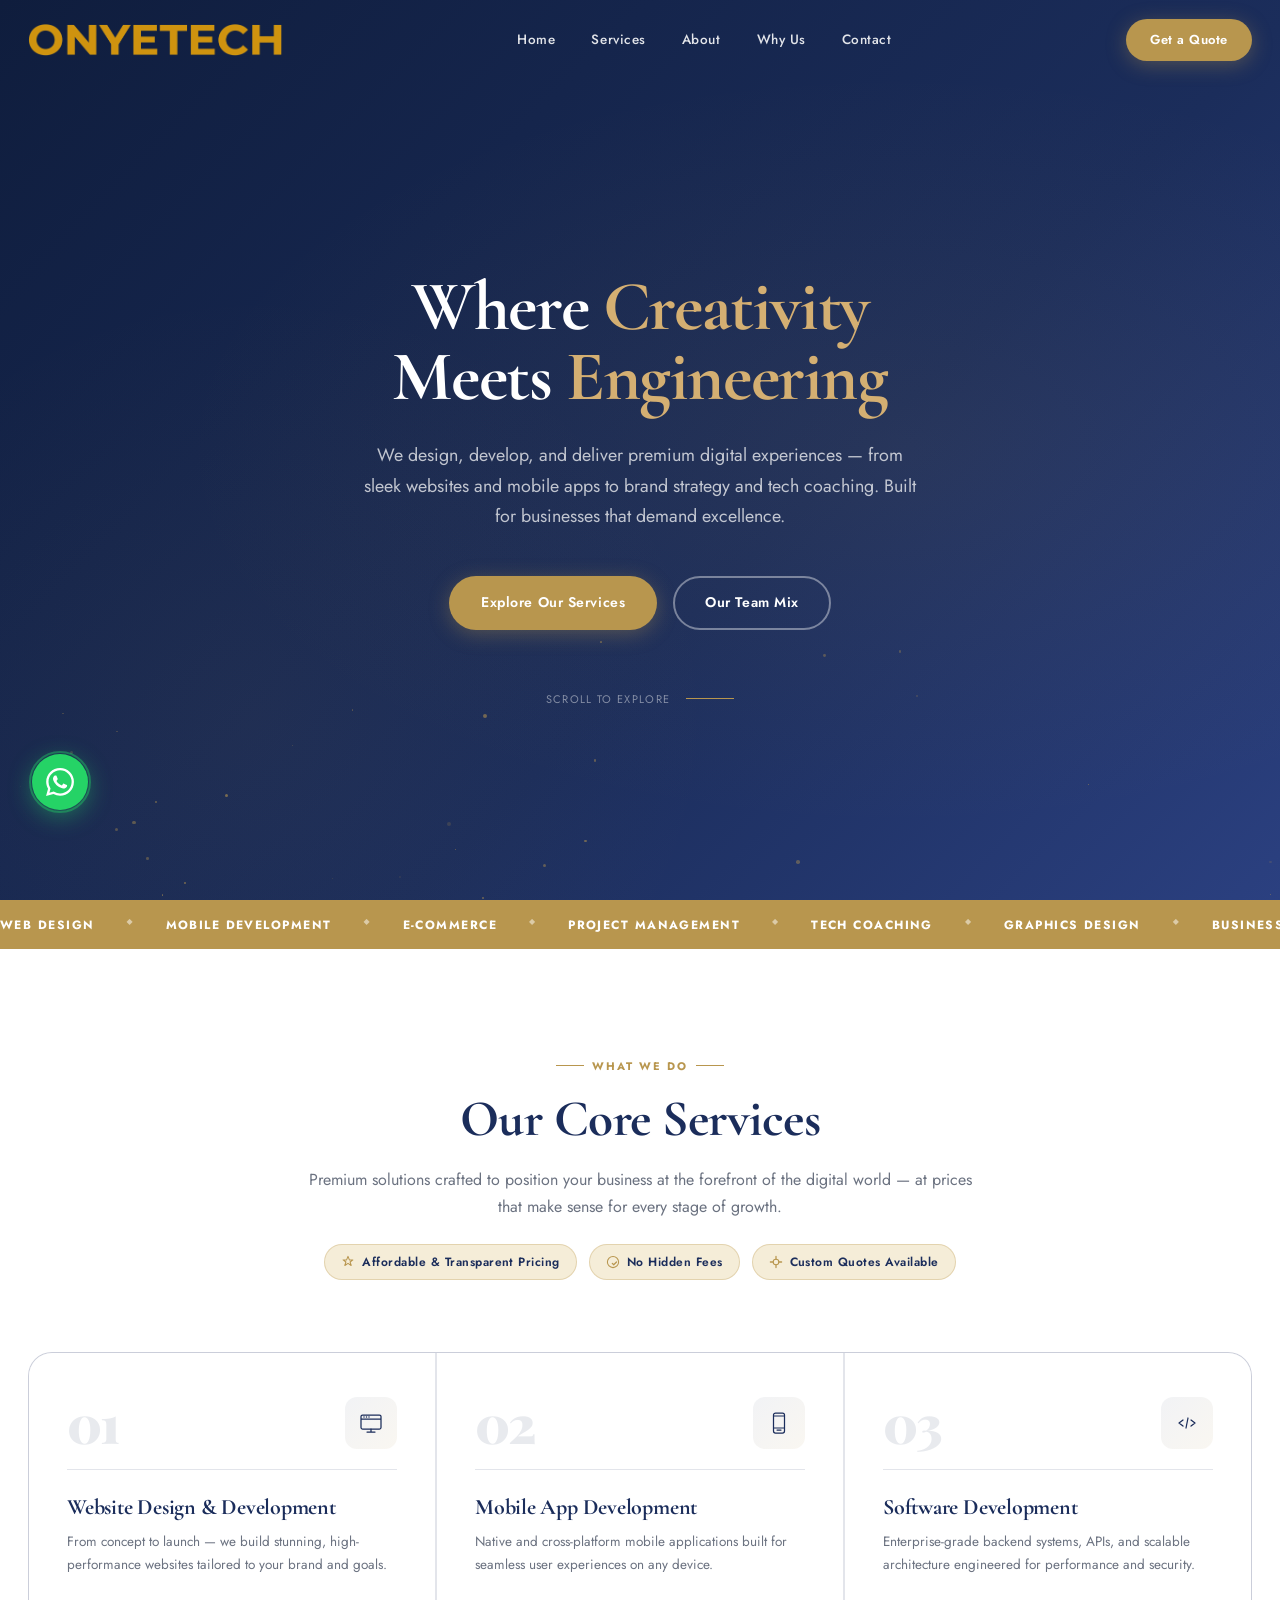
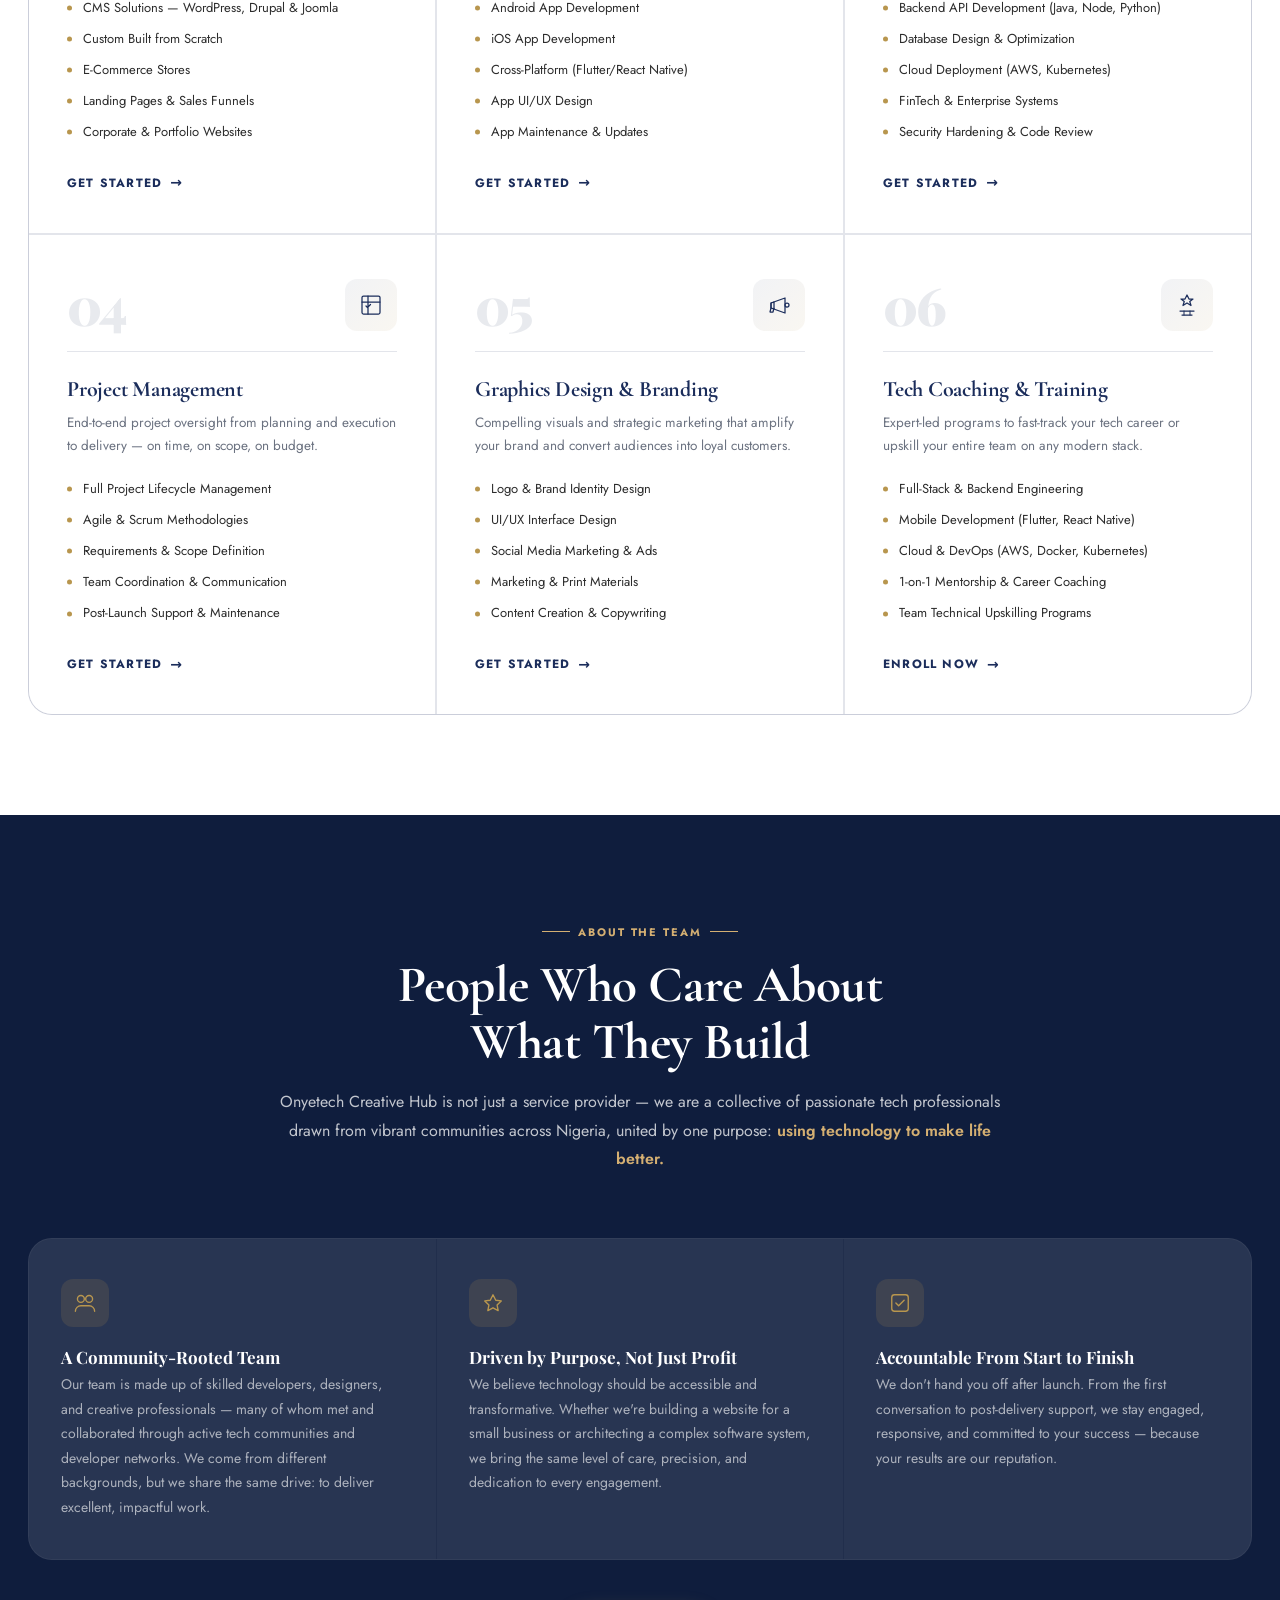
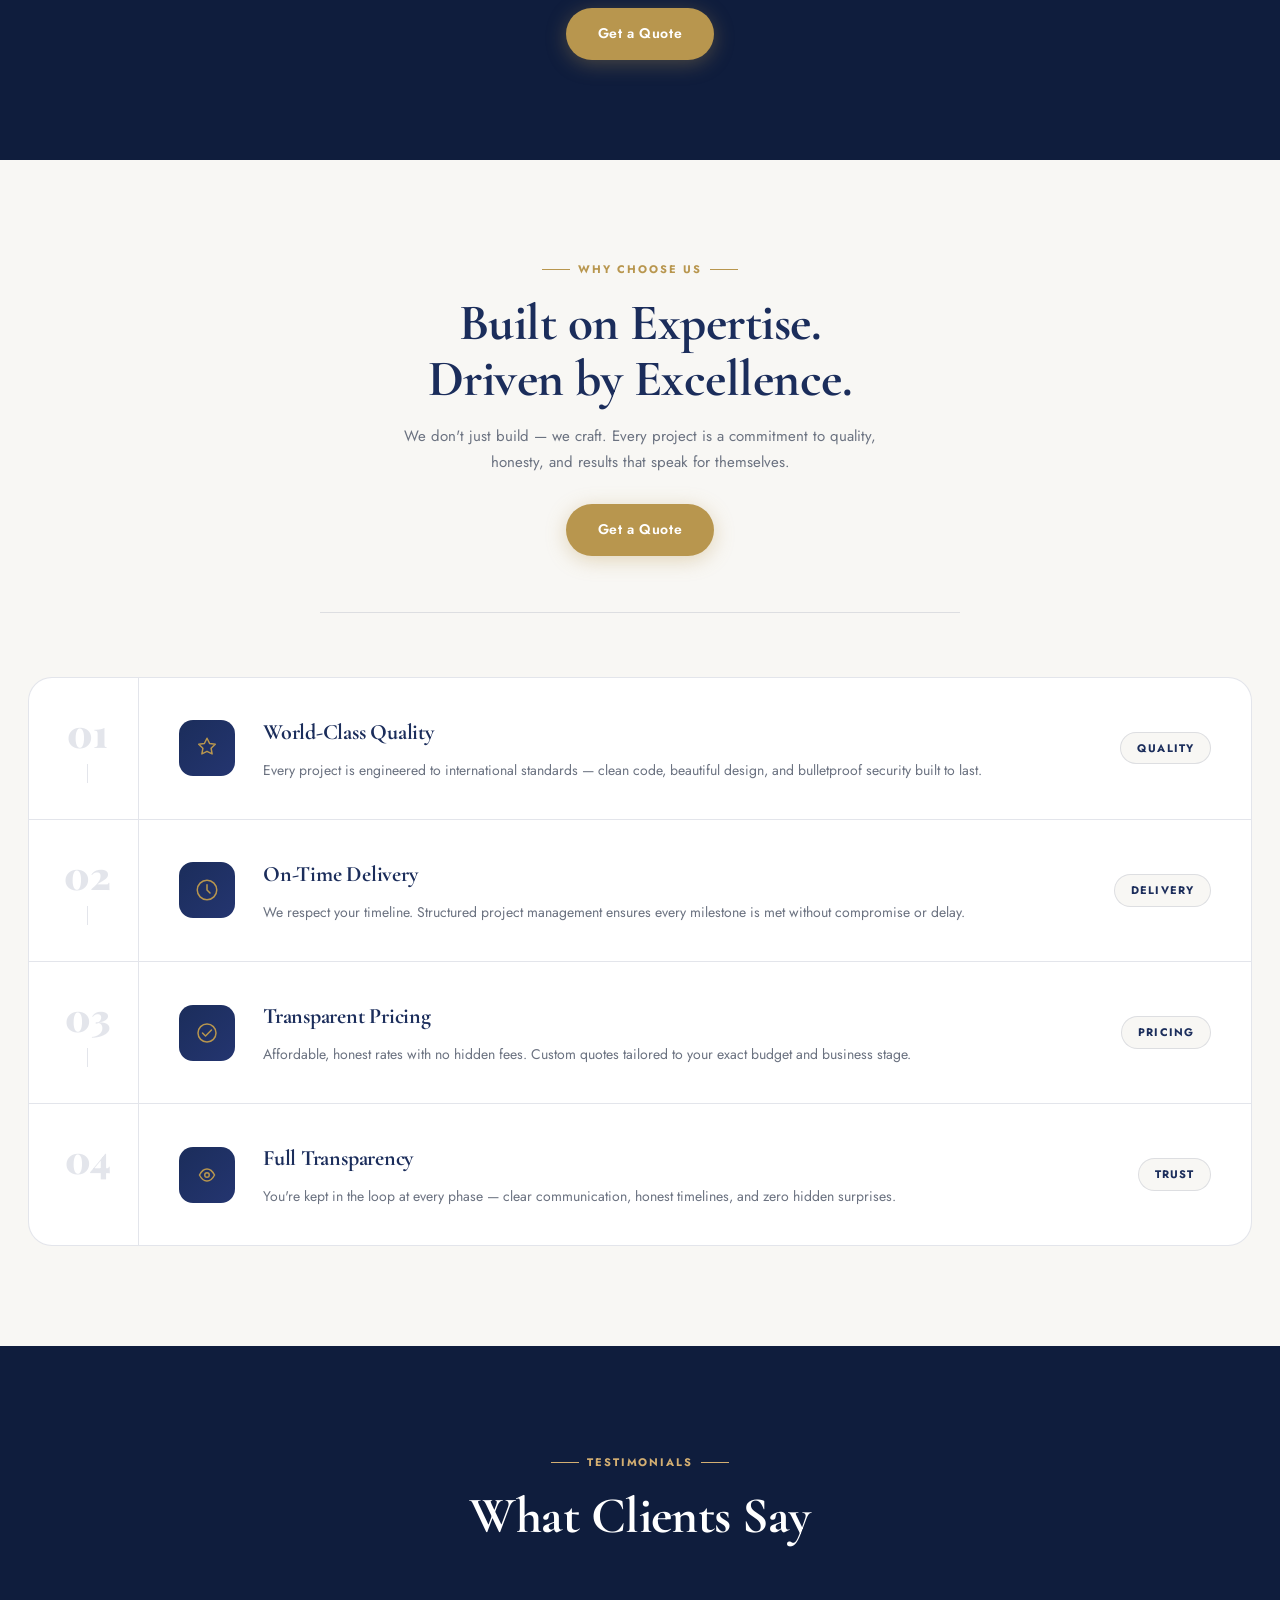
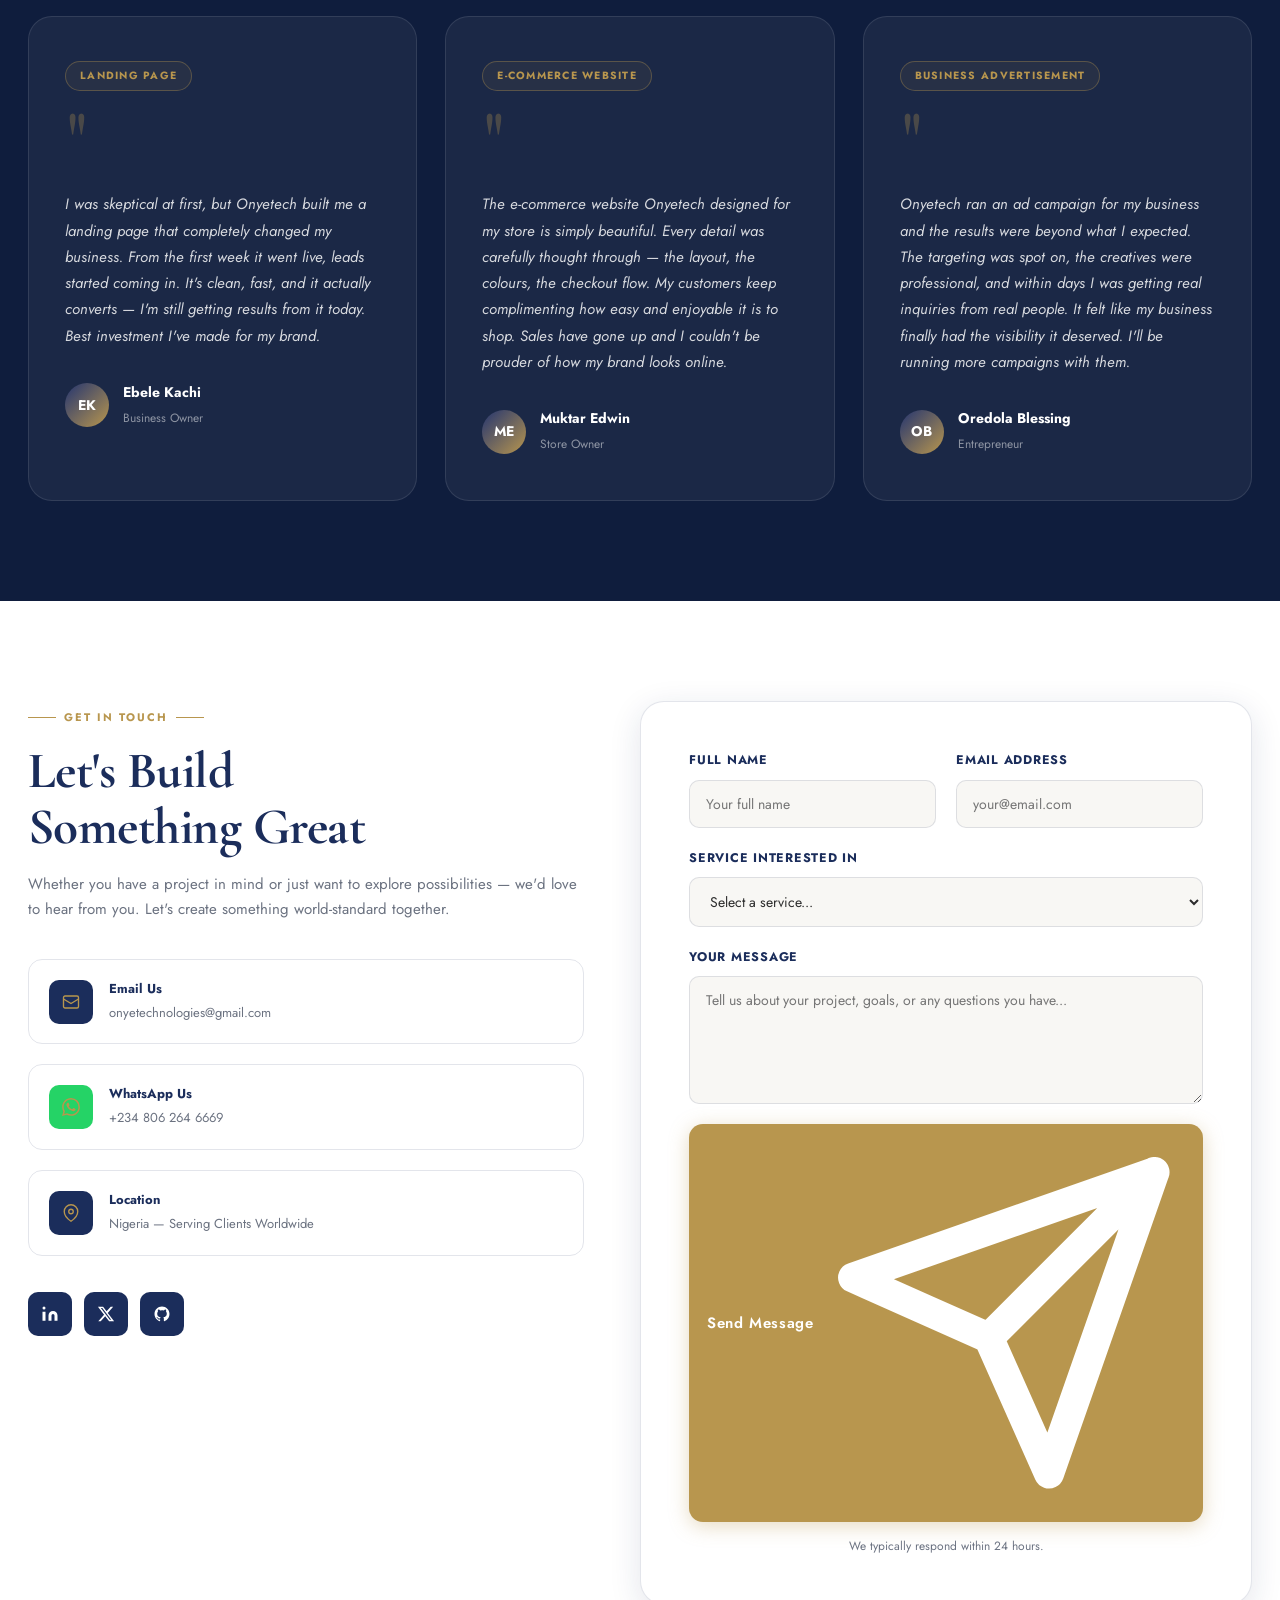
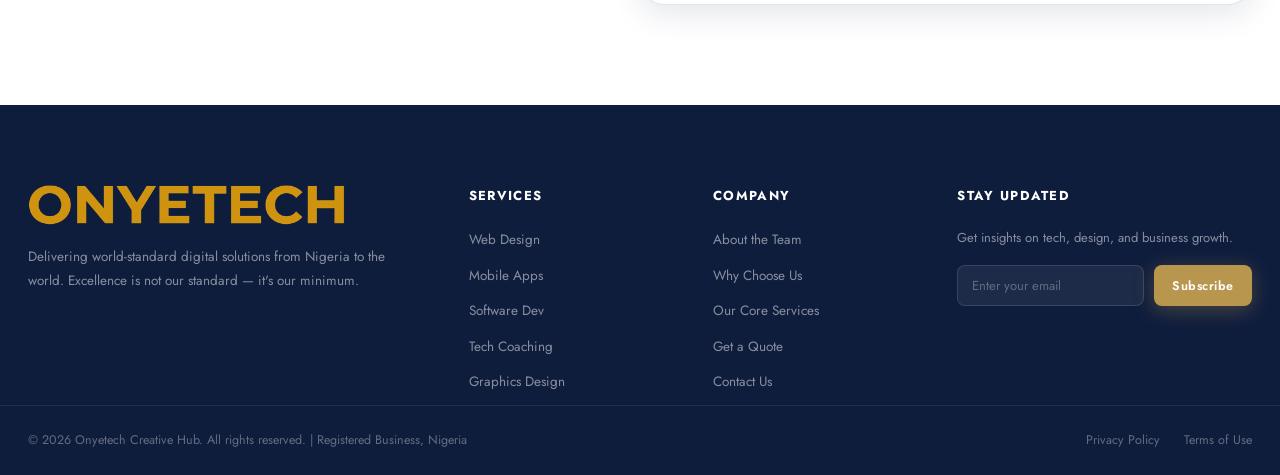
<file: index.html>
<!DOCTYPE html>
<html lang="en">

<head>
  <meta charset="UTF-8" />
  <meta name="viewport" content="width=device-width, initial-scale=1.0" />
  <title>Top Web & Mobile App Development Company in Nigeria | Onyetech</title>
  <meta name="description"
    content="Looking for expert web design or mobile app development in Nigeria? Onyetech delivers world-class software solutions with transparent pricing. Click here for a free quote today!" />
  <meta name="keywords"
    content="web design Nigeria, software development Nigeria, mobile app development Nigeria, website design Lagos, tech company Nigeria, WordPress developer Nigeria, e-commerce website Nigeria, graphics design Nigeria, tech coaching Nigeria, Flutter developer Nigeria, backend engineering Nigeria, Onyetech" />
  <meta name="author" content="Onyetech Creative Hub" />
  <meta name="google-site-verification" content="JW406Yiie3Zwk4w3P-PMlHE-6Nwjaxz7Vaw5P4b0mow" />
  <meta name="robots" content="index, follow, max-snippet:-1, max-image-preview:large, max-video-preview:-1" />
  <meta name="geo.region" content="NG" />
  <meta name="geo.placename" content="Lagos, Nigeria" />
  <link rel="canonical" href="https://onyetech.github.io/me/" />

  <!-- Open Graph / Facebook -->
  <meta property="og:type" content="website" />
  <meta property="og:url" content="https://onyetech.github.io/me/" />
  <meta property="og:title" content="Top Web & Mobile App Development Company in Nigeria | Onyetech" />
  <meta property="og:description"
    content="Looking for expert web design or mobile app development in Nigeria? Onyetech delivers world-class software solutions with transparent pricing. Click here for a free quote today!" />
  <meta property="og:image" content="https://onyetech.github.io/me/images/og-image.png" />
  <meta property="og:site_name" content="Onyetech Creative Hub" />
  <meta property="og:locale" content="en_NG" />

  <!-- Twitter Card -->
  <meta name="twitter:card" content="summary_large_image" />
  <meta name="twitter:url" content="https://onyetech.github.io/me/" />
  <meta name="twitter:title" content="Top Web & Mobile App Development Company in Nigeria | Onyetech" />
  <meta name="twitter:description"
    content="Looking for expert web design or mobile app development in Nigeria? Onyetech delivers world-class software solutions with transparent pricing. Click here for a free quote today!" />
  <meta name="twitter:image" content="https://onyetech.github.io/me/images/og-image.png" />

  <!-- JSON-LD Structured Data -->
  <script type="application/ld+json">
  {
    "@context": "https://schema.org",
    "@type": "ProfessionalService",
    "name": "Onyetech Creative Hub",
    "url": "https://onyetech.github.io/me",
    "logo": "https://onyetech.github.io/me/images/logo.webp",
    "image": "https://onyetech.github.io/me/images/og-image.png",
    "description": "Onyetech Creative Hub is a Nigerian tech company delivering premium web design, mobile app development, software engineering, graphics design, project management, and tech coaching.",
    "address": {
      "@type": "PostalAddress",
      "streetAddress": "No 16 Adewunmi Adegbesan Avenue, Okeira nla, Addo road",
      "addressLocality": "Ajah",
      "addressRegion": "Lagos",
      "addressCountry": "NG"
    },
    "contactPoint": {
      "@type": "ContactPoint",
      "telephone": "+2348062646669",
      "contactType": "customer service",
      "email": "onyetechnologies@gmail.com",
      "availableLanguage": "English"
    },
    "sameAs": [
      "https://www.linkedin.com/in/ikenna-james-okonkwo/"
    ],
    "priceRange": "₦₦",
    "hasOfferCatalog": {
      "@type": "OfferCatalog",
      "name": "Digital Services",
      "itemListElement": [
        {"@type": "Offer", "itemOffered": {"@type": "Service", "name": "Website Design & Development"}},
        {"@type": "Offer", "itemOffered": {"@type": "Service", "name": "Mobile App Development"}},
        {"@type": "Offer", "itemOffered": {"@type": "Service", "name": "Software Development"}},
        {"@type": "Offer", "itemOffered": {"@type": "Service", "name": "Project Management"}},
        {"@type": "Offer", "itemOffered": {"@type": "Service", "name": "Graphics Design & Branding"}},
        {"@type": "Offer", "itemOffered": {"@type": "Service", "name": "Tech Coaching & Training"}}
      ]
    }
  }
  </script>

  <link rel="icon" type="image/svg+xml"
    href="data:image/svg+xml,<svg xmlns='http://www.w3.org/2000/svg' viewBox='0 0 100 100'><rect width='100' height='100' rx='20' fill='%231B2D5B'/><rect x='18' y='22' width='64' height='42' rx='4' fill='none' stroke='%23B8964E' stroke-width='5'/><line x1='18' y1='36' x2='82' y2='36' stroke='%23B8964E' stroke-width='4'/><rect x='38' y='64' width='24' height='6' rx='2' fill='%23B8964E'/><rect x='30' y='70' width='40' height='5' rx='2' fill='%23B8964E'/></svg>" />
  <link rel="preconnect" href="https://fonts.googleapis.com" />
  <link rel="preconnect" href="https://fonts.gstatic.com" crossorigin />
  <link
    href="https://fonts.googleapis.com/css2?family=Cormorant+Garamond:ital,wght@0,400;0,600;0,700;1,400;1,600;1,700&family=Playfair+Display:ital,wght@0,400;0,600;0,700;0,900;1,400;1,700&family=Jost:wght@300;400;500;600;700&display=swap"
    rel="stylesheet" />
  <link rel="stylesheet" href="style.css" />
</head>

<body>

  <!-- ═══════════════════ PRELOADER ═══════════════════ -->
  <div id="preloader">
    <div class="preloader-inner">
      <img src="images/preloader-logo.webp" alt="Onyetech Logo - Web and App Development Company in Nigeria" />
      <div class="preloader-bar"><span></span></div>
    </div>
  </div>

  <!-- ═══════════════════ NAVBAR ═══════════════════ -->
  <header id="navbar">
    <nav class="container nav-inner">
      <a href="#hero" class="nav-logo">
        <img src="images/logo.webp"
          alt="Onyetech Creative Hub - Best Web Design and Software Engineering in Lagos, Nigeria" />
      </a>
      <ul class="nav-links" id="navLinks">
        <li><a href="#hero">Home</a></li>
        <li><a href="#services">Services</a></li>
        <li><a href="#about">About</a></li>
        <li><a href="#stats">Why Us</a></li>
        <li><a href="#contact">Contact</a></li>
      </ul>
      <a href="get-a-quote.html" class="btn-primary nav-cta">Get a Quote</a>
      <button class="hamburger" id="hamburger" aria-label="Toggle menu">
        <span></span><span></span><span></span>
      </button>
    </nav>
  </header>

  <!-- ═══════════════════ HERO ═══════════════════ -->
  <section id="hero">
    <div class="hero-bg-overlay"></div>
    <div class="hero-particles" id="particles"></div>
    <div class="container hero-content">
      <h1 class="hero-title reveal-up">
        Where <em>Creativity</em><br />Meets <em>Engineering</em>
      </h1>
      <p class="hero-subtitle reveal-up delay-1">
        We design, develop, and deliver premium digital experiences — from sleek websites and mobile apps to brand
        strategy and tech coaching. Built for businesses that demand excellence.
      </p>
      <div class="hero-actions reveal-up delay-2">
        <a href="#services" class="btn-primary">Explore Our Services</a>
        <a href="#about" class="btn-outline">Our Team Mix</a>
      </div>
      <div class="hero-scroll reveal-up delay-3">
        <span>Scroll to explore</span>
        <div class="scroll-line"></div>
      </div>
    </div>
  </section>

  <!-- ═══════════════════ MARQUEE STRIP ═══════════════════ -->
  <div class="marquee-strip">
    <div class="marquee-track">
      <span>Web Design</span><span class="sep">◆</span>
      <span>Mobile Development</span><span class="sep">◆</span>
      <span>E-Commerce</span><span class="sep">◆</span>
      <span>Project Management</span><span class="sep">◆</span>
      <span>Tech Coaching</span><span class="sep">◆</span>
      <span>Graphics Design</span><span class="sep">◆</span>
      <span>Business Promotion</span><span class="sep">◆</span>
      <span>Software Engineering</span><span class="sep">◆</span>
      <span>WordPress &amp; CMS</span><span class="sep">◆</span>
      <span>Web Design</span><span class="sep">◆</span>
      <span>Mobile Development</span><span class="sep">◆</span>
      <span>E-Commerce</span><span class="sep">◆</span>
      <span>Project Management</span><span class="sep">◆</span>
      <span>Tech Coaching</span><span class="sep">◆</span>
      <span>Graphics Design</span><span class="sep">◆</span>
      <span>Business Promotion</span><span class="sep">◆</span>
      <span>Software Engineering</span><span class="sep">◆</span>
      <span>WordPress &amp; CMS</span><span class="sep">◆</span>
    </div>
  </div>

  <!-- ═══════════════════ SERVICES ═══════════════════ -->
  <section id="services" class="section">
    <div class="container">
      <div class="section-header reveal-fade">
        <span class="section-label">What We Do</span>
        <h2 class="section-title">Our Core Services</h2>
        <p class="section-sub">Premium solutions crafted to position your business at the forefront of the digital world
          — at prices that make sense for every stage of growth.</p>
        <div class="services-pricing-note">
          <span class="pricing-badge">
            <svg viewBox="0 0 20 20" fill="none">
              <path d="M10 2l2 5h5l-4 3 1.5 5L10 12l-4.5 3L7 10 3 7h5z" stroke="currentColor" stroke-width="1.5"
                stroke-linejoin="round" />
            </svg>
            Affordable &amp; Transparent Pricing
          </span>
          <span class="pricing-badge">
            <svg viewBox="0 0 20 20" fill="none">
              <path d="M9 12l2 2 4-4" stroke="currentColor" stroke-width="1.8" stroke-linecap="round"
                stroke-linejoin="round" />
              <circle cx="10" cy="10" r="8" stroke="currentColor" stroke-width="1.5" />
            </svg>
            No Hidden Fees
          </span>
          <span class="pricing-badge">
            <svg viewBox="0 0 20 20" fill="none">
              <path d="M10 2v4M10 14v4M2 10h4M14 10h4" stroke="currentColor" stroke-width="1.8"
                stroke-linecap="round" />
              <circle cx="10" cy="10" r="4" stroke="currentColor" stroke-width="1.5" />
            </svg>
            Custom Quotes Available
          </span>
        </div>
      </div>

      <div class="services-grid">

        <!-- 01 Web Design -->
        <div class="service-card reveal-up" data-delay="0">
          <div class="service-card__top">
            <span class="service-num">01</span>
            <div class="service-icon">
              <svg viewBox="0 0 48 48" fill="none">
                <rect x="4" y="8" width="40" height="28" rx="3" stroke="currentColor" stroke-width="2.5" />
                <path d="M4 16h40" stroke="currentColor" stroke-width="2.5" />
                <circle cx="10" cy="12" r="1.5" fill="currentColor" />
                <circle cx="15" cy="12" r="1.5" fill="currentColor" />
                <circle cx="20" cy="12" r="1.5" fill="currentColor" />
                <path d="M16 42h16M24 36v6" stroke="currentColor" stroke-width="2.5" stroke-linecap="round" />
              </svg>
            </div>
          </div>
          <div class="service-divider"></div>
          <h3>Website Design &amp; Development</h3>
          <p>From concept to launch — we build stunning, high-performance websites tailored to your brand and goals.</p>
          <ul class="service-list">
            <li>CMS Solutions — WordPress, Drupal &amp; Joomla</li>
            <li>Custom Built from Scratch</li>
            <li>E-Commerce Stores</li>
            <li>Landing Pages &amp; Sales Funnels</li>
            <li>Corporate &amp; Portfolio Websites</li>
          </ul>
          <a href="#contact" class="service-link">Get Started <span>→</span></a>
        </div>

        <!-- 02 Mobile App -->
        <div class="service-card reveal-up" data-delay="100">
          <div class="service-card__top">
            <span class="service-num">02</span>
            <div class="service-icon">
              <svg viewBox="0 0 48 48" fill="none">
                <rect x="13" y="4" width="22" height="40" rx="4" stroke="currentColor" stroke-width="2.5" />
                <path d="M20 38h8" stroke="currentColor" stroke-width="2.5" stroke-linecap="round" />
                <path d="M13 10h22M13 34h22" stroke="currentColor" stroke-width="2" />
              </svg>
            </div>
          </div>
          <div class="service-divider"></div>
          <h3>Mobile App Development</h3>
          <p>Native and cross-platform mobile applications built for seamless user experiences on any device.</p>
          <ul class="service-list">
            <li>Android App Development</li>
            <li>iOS App Development</li>
            <li>Cross-Platform (Flutter/React Native)</li>
            <li>App UI/UX Design</li>
            <li>App Maintenance &amp; Updates</li>
          </ul>
          <a href="#contact" class="service-link">Get Started <span>→</span></a>
        </div>

        <!-- 03 Software Dev -->
        <div class="service-card reveal-up" data-delay="200">
          <div class="service-card__top">
            <span class="service-num">03</span>
            <div class="service-icon">
              <svg viewBox="0 0 48 48" fill="none">
                <path d="M16 18l-8 6 8 6M32 18l8 6-8 6M26 14l-4 20" stroke="currentColor" stroke-width="2.5"
                  stroke-linecap="round" stroke-linejoin="round" />
              </svg>
            </div>
          </div>
          <div class="service-divider"></div>
          <h3>Software Development</h3>
          <p>Enterprise-grade backend systems, APIs, and scalable architecture engineered for performance and security.
          </p>
          <ul class="service-list">
            <li>Backend API Development (Java, Node, Python)</li>
            <li>Database Design &amp; Optimization</li>
            <li>Cloud Deployment (AWS, Kubernetes)</li>
            <li>FinTech &amp; Enterprise Systems</li>
            <li>Security Hardening &amp; Code Review</li>
          </ul>
          <a href="#contact" class="service-link">Get Started <span>→</span></a>
        </div>

        <!-- 04 Project Management -->
        <div class="service-card reveal-up" data-delay="0">
          <div class="service-card__top">
            <span class="service-num">04</span>
            <div class="service-icon">
              <svg viewBox="0 0 48 48" fill="none">
                <rect x="6" y="6" width="36" height="36" rx="3" stroke="currentColor" stroke-width="2.5" />
                <path d="M6 18h36M18 6v36M14 26l3 3 6-6" stroke="currentColor" stroke-width="2.5" stroke-linecap="round"
                  stroke-linejoin="round" />
              </svg>
            </div>
          </div>
          <div class="service-divider"></div>
          <h3>Project Management</h3>
          <p>End-to-end project oversight from planning and execution to delivery — on time, on scope, on budget.</p>
          <ul class="service-list">
            <li>Full Project Lifecycle Management</li>
            <li>Agile &amp; Scrum Methodologies</li>
            <li>Requirements &amp; Scope Definition</li>
            <li>Team Coordination &amp; Communication</li>
            <li>Post-Launch Support &amp; Maintenance</li>
          </ul>
          <a href="#contact" class="service-link">Get Started <span>→</span></a>
        </div>

        <!-- 05 Creative & Marketing -->
        <div class="service-card reveal-up" data-delay="100">
          <div class="service-card__top">
            <span class="service-num">05</span>
            <div class="service-icon">
              <svg viewBox="0 0 48 48" fill="none">
                <path d="M8 30V20l28-10v30L8 30z" stroke="currentColor" stroke-width="2.5" stroke-linejoin="round" />
                <path d="M8 20v10l6 2V18L8 20z" stroke="currentColor" stroke-width="2.5" stroke-linejoin="round" />
                <path d="M8 30l-2 8h6l2-8" stroke="currentColor" stroke-width="2.5" stroke-linejoin="round" />
                <circle cx="40" cy="24" r="4" stroke="currentColor" stroke-width="2.5" />
              </svg>
            </div>
          </div>
          <div class="service-divider"></div>
          <h3>Graphics Design &amp; Branding</h3>
          <p>Compelling visuals and strategic marketing that amplify your brand and convert audiences into loyal
            customers.</p>
          <ul class="service-list">
            <li>Logo &amp; Brand Identity Design</li>
            <li>UI/UX Interface Design</li>
            <li>Social Media Marketing &amp; Ads</li>
            <li>Marketing &amp; Print Materials</li>
            <li>Content Creation &amp; Copywriting</li>
          </ul>
          <a href="#contact" class="service-link">Get Started <span>→</span></a>
        </div>

        <!-- 06 Tech Coaching -->
        <div class="service-card reveal-up" data-delay="200">
          <div class="service-card__top">
            <span class="service-num">06</span>
            <div class="service-icon">
              <svg viewBox="0 0 48 48" fill="none">
                <path d="M24 4l4 8h8l-6.5 5 2.5 8L24 20l-8 5 2.5-8L12 12h8l4-8z" stroke="currentColor"
                  stroke-width="2.5" stroke-linejoin="round" />
                <path d="M10 36h28M14 44h20" stroke="currentColor" stroke-width="2.5" stroke-linecap="round" />
                <path d="M18 36v8M30 36v8" stroke="currentColor" stroke-width="2" stroke-linecap="round" />
              </svg>
            </div>
          </div>
          <div class="service-divider"></div>
          <h3>Tech Coaching &amp; Training</h3>
          <p>Expert-led programs to fast-track your tech career or upskill your entire team on any modern stack.</p>
          <ul class="service-list">
            <li>Full-Stack &amp; Backend Engineering</li>
            <li>Mobile Development (Flutter, React Native)</li>
            <li>Cloud &amp; DevOps (AWS, Docker, Kubernetes)</li>
            <li>1-on-1 Mentorship &amp; Career Coaching</li>
            <li>Team Technical Upskilling Programs</li>
          </ul>
          <a href="#contact" class="service-link">Enroll Now <span>→</span></a>
        </div>

      </div>
    </div>
  </section>

  <!-- ═══════════════════ ABOUT ═══════════════════ -->
  <section id="about" class="section section--dark">
    <div class="container">

      <!-- Section header -->
      <div class="about-header reveal-fade">
        <span class="section-label section-label--light">About the Team</span>
        <h2 class="section-title">People Who Care About<br />What They Build</h2>
        <p class="about-intro">
          Onyetech Creative Hub is not just a service provider — we are a collective of passionate tech professionals
          drawn from vibrant communities across Nigeria, united by one purpose: <em>using technology to make life
            better.</em>
        </p>
      </div>

      <!-- Team story -->
      <div class="about-story reveal-up">
        <div class="about-story__block">
          <div class="about-story__icon">
            <svg viewBox="0 0 32 32" fill="none">
              <circle cx="10" cy="10" r="5" stroke="currentColor" stroke-width="2" />
              <circle cx="22" cy="10" r="5" stroke="currentColor" stroke-width="2" />
              <path d="M2 28c0-4.4 3.6-8 8-8h12c4.4 0 8 3.6 8 8" stroke="currentColor" stroke-width="2"
                stroke-linecap="round" />
            </svg>
          </div>
          <div>
            <h4>A Community-Rooted Team</h4>
            <p>Our team is made up of skilled developers, designers, and creative professionals — many of whom met and
              collaborated through active tech communities and developer networks. We come from different backgrounds,
              but we share the same drive: to deliver excellent, impactful work.</p>
          </div>
        </div>
        <div class="about-story__block">
          <div class="about-story__icon">
            <svg viewBox="0 0 32 32" fill="none">
              <path d="M16 4l4 8 8 1-6 6 1.5 8L16 23l-7.5 4L10 19 4 13l8-1z" stroke="currentColor" stroke-width="2"
                stroke-linejoin="round" />
            </svg>
          </div>
          <div>
            <h4>Driven by Purpose, Not Just Profit</h4>
            <p>We believe technology should be accessible and transformative. Whether we're building a website for a
              small business or architecting a complex software system, we bring the same level of care, precision, and
              dedication to every engagement.</p>
          </div>
        </div>
        <div class="about-story__block">
          <div class="about-story__icon">
            <svg viewBox="0 0 32 32" fill="none">
              <rect x="4" y="4" width="24" height="24" rx="4" stroke="currentColor" stroke-width="2" />
              <path d="M10 16l4 4 8-8" stroke="currentColor" stroke-width="2" stroke-linecap="round"
                stroke-linejoin="round" />
            </svg>
          </div>
          <div>
            <h4>Accountable From Start to Finish</h4>
            <p>We don't hand you off after launch. From the first conversation to post-delivery support, we stay
              engaged, responsive, and committed to your success — because your results are our reputation.</p>
          </div>
        </div>
      </div>

      <!-- CTA -->
      <div class="about-cta reveal-up">
        <a href="get-a-quote.html" class="btn-primary">Get a Quote</a>
      </div>

    </div>
  </section>

  <!-- ═══════════════════ WHY CHOOSE US ═══════════════════ -->
  <section id="stats" class="section why-section">
    <div class="container">

      <!-- Header -->
      <div class="why-header reveal-fade">
        <span class="section-label">Why Choose Us</span>
        <h2 class="section-title">Built on Expertise.<br />Driven by Excellence.</h2>
        <p class="why-header__desc">We don't just build — we craft. Every project is a commitment to quality, honesty,
          and results that speak for themselves.</p>
        <a href="get-a-quote.html" class="btn-primary why-header__cta">Get a Quote</a>
      </div>

      <!-- Pillars -->
      <div class="why-pillars">

        <div class="why-pillar reveal-up" data-delay="0">
          <div class="why-pillar__left">
            <div class="why-pillar__num">01</div>
            <div class="why-pillar__connector"></div>
          </div>
          <div class="why-pillar__body">
            <div class="why-pillar__icon">
              <svg viewBox="0 0 32 32" fill="none">
                <path d="M16 3l3.5 7 7.5 1.1-5.5 5.3 1.3 7.5L16 20.5l-6.8 3.4 1.3-7.5L5 11.1l7.5-1.1L16 3z"
                  stroke="currentColor" stroke-width="2" stroke-linejoin="round" />
              </svg>
            </div>
            <div class="why-pillar__text">
              <h4>World-Class Quality</h4>
              <p>Every project is engineered to international standards — clean code, beautiful design, and bulletproof
                security built to last.</p>
            </div>
            <div class="why-pillar__tag">Quality</div>
          </div>
        </div>

        <div class="why-pillar reveal-up" data-delay="100">
          <div class="why-pillar__left">
            <div class="why-pillar__num">02</div>
            <div class="why-pillar__connector"></div>
          </div>
          <div class="why-pillar__body">
            <div class="why-pillar__icon">
              <svg viewBox="0 0 32 32" fill="none">
                <circle cx="16" cy="16" r="13" stroke="currentColor" stroke-width="2" />
                <path d="M16 9v7l4 4" stroke="currentColor" stroke-width="2" stroke-linecap="round" />
              </svg>
            </div>
            <div class="why-pillar__text">
              <h4>On-Time Delivery</h4>
              <p>We respect your timeline. Structured project management ensures every milestone is met without
                compromise or delay.</p>
            </div>
            <div class="why-pillar__tag">Delivery</div>
          </div>
        </div>

        <div class="why-pillar reveal-up" data-delay="200">
          <div class="why-pillar__left">
            <div class="why-pillar__num">03</div>
            <div class="why-pillar__connector"></div>
          </div>
          <div class="why-pillar__body">
            <div class="why-pillar__icon">
              <svg viewBox="0 0 32 32" fill="none">
                <path d="M4 16c0-6.6 5.4-12 12-12s12 5.4 12 12-5.4 12-12 12S4 22.6 4 16z" stroke="currentColor"
                  stroke-width="2" />
                <path d="M10 16l4 4 8-8" stroke="currentColor" stroke-width="2" stroke-linecap="round"
                  stroke-linejoin="round" />
              </svg>
            </div>
            <div class="why-pillar__text">
              <h4>Transparent Pricing</h4>
              <p>Affordable, honest rates with no hidden fees. Custom quotes tailored to your exact budget and business
                stage.</p>
            </div>
            <div class="why-pillar__tag">Pricing</div>
          </div>
        </div>

        <div class="why-pillar why-pillar--last reveal-up" data-delay="300">
          <div class="why-pillar__left">
            <div class="why-pillar__num">04</div>
          </div>
          <div class="why-pillar__body">
            <div class="why-pillar__icon">
              <svg viewBox="0 0 32 32" fill="none">
                <path d="M6 16s4-8 10-8 10 8 10 8-4 8-10 8-10-8-10-8z" stroke="currentColor" stroke-width="2" />
                <circle cx="16" cy="16" r="3" stroke="currentColor" stroke-width="2" />
              </svg>
            </div>
            <div class="why-pillar__text">
              <h4>Full Transparency</h4>
              <p>You're kept in the loop at every phase — clear communication, honest timelines, and zero hidden
                surprises.</p>
            </div>
            <div class="why-pillar__tag">Trust</div>
          </div>
        </div>

      </div>
    </div>
  </section>

  <!-- ═══════════════════ TESTIMONIALS ═══════════════════ -->
  <section id="testimonials" class="section section--dark">
    <div class="container">
      <div class="section-header reveal-fade">
        <span class="section-label section-label--light">Testimonials</span>
        <h2 class="section-title">What Clients Say</h2>
      </div>
      <div class="testimonials-grid">
        <div class="testimonial-card reveal-up" data-delay="0">
          <div class="testimonial-tag">Landing Page</div>
          <div class="quote-mark">"</div>
          <p>I was skeptical at first, but Onyetech built me a landing page that completely changed my business. From
            the first week it went live, leads started coming in. It's clean, fast, and it actually converts — I'm still
            getting results from it today. Best investment I've made for my brand.</p>
          <div class="testimonial-author">
            <div class="author-avatar">EK</div>
            <div>
              <strong>Ebele Kachi</strong>
              <span>Business Owner</span>
            </div>
          </div>
        </div>
        <div class="testimonial-card reveal-up" data-delay="150">
          <div class="testimonial-tag">E-Commerce Website</div>
          <div class="quote-mark">"</div>
          <p>The e-commerce website Onyetech designed for my store is simply beautiful. Every detail was carefully
            thought through — the layout, the colours, the checkout flow. My customers keep complimenting how easy and
            enjoyable it is to shop. Sales have gone up and I couldn't be prouder of how my brand looks online.</p>
          <div class="testimonial-author">
            <div class="author-avatar">ME</div>
            <div>
              <strong>Muktar Edwin</strong>
              <span>Store Owner</span>
            </div>
          </div>
        </div>
        <div class="testimonial-card reveal-up" data-delay="300">
          <div class="testimonial-tag">Business Advertisement</div>
          <div class="quote-mark">"</div>
          <p>Onyetech ran an ad campaign for my business and the results were beyond what I expected. The targeting was
            spot on, the creatives were professional, and within days I was getting real inquiries from real people. It
            felt like my business finally had the visibility it deserved. I'll be running more campaigns with them.</p>
          <div class="testimonial-author">
            <div class="author-avatar">OB</div>
            <div>
              <strong>Oredola Blessing</strong>
              <span>Entrepreneur</span>
            </div>
          </div>
        </div>
      </div>
    </div>
  </section>

  <!-- ═══════════════════ CONTACT ═══════════════════ -->
  <section id="contact" class="section">
    <div class="container contact-inner">
      <div class="contact-info reveal-up">
        <span class="section-label">Get In Touch</span>
        <h2 class="section-title">Let's Build<br />Something Great</h2>
        <p>Whether you have a project in mind or just want to explore possibilities — we'd love to hear from you. Let's
          create something world-standard together.</p>
        <div class="contact-details">
          <a href="mailto:onyetechnologies@gmail.com" class="contact-item">
            <div class="contact-icon">
              <svg viewBox="0 0 24 24" fill="none">
                <rect x="2" y="4" width="20" height="16" rx="2" stroke="currentColor" stroke-width="1.8" />
                <path d="M2 8l10 6 10-6" stroke="currentColor" stroke-width="1.8" />
              </svg>
            </div>
            <div>
              <strong>Email Us</strong>
              <span>onyetechnologies@gmail.com</span>
            </div>
          </a>
          <a href="https://wa.me/2348062646669" target="_blank" rel="noopener"
            class="contact-item contact-item--whatsapp">
            <div class="contact-icon contact-icon--whatsapp">
              <svg viewBox="0 0 24 24" fill="currentColor">
                <path
                  d="M17.472 14.382c-.297-.149-1.758-.867-2.03-.967-.273-.099-.471-.148-.67.15-.197.297-.767.966-.94 1.164-.173.199-.347.223-.644.075-.297-.15-1.255-.463-2.39-1.475-.883-.788-1.48-1.761-1.653-2.059-.173-.297-.018-.458.13-.606.134-.133.298-.347.446-.52.149-.174.198-.298.298-.497.099-.198.05-.371-.025-.52-.075-.149-.669-1.612-.916-2.207-.242-.579-.487-.5-.669-.51-.173-.008-.371-.01-.57-.01-.198 0-.52.074-.792.372-.272.297-1.04 1.016-1.04 2.479 0 1.462 1.065 2.875 1.213 3.074.149.198 2.096 3.2 5.077 4.487.709.306 1.262.489 1.694.625.712.227 1.36.195 1.871.118.571-.085 1.758-.719 2.006-1.413.248-.694.248-1.289.173-1.413-.074-.124-.272-.198-.57-.347m-5.421 7.403h-.004a9.87 9.87 0 01-5.031-1.378l-.361-.214-3.741.982.998-3.648-.235-.374a9.86 9.86 0 01-1.51-5.26c.001-5.45 4.436-9.884 9.888-9.884 2.64 0 5.122 1.03 6.988 2.898a9.825 9.825 0 012.893 6.994c-.003 5.45-4.437 9.884-9.885 9.884m8.413-18.297A11.815 11.815 0 0012.05 0C5.495 0 .16 5.335.157 11.892c0 2.096.547 4.142 1.588 5.945L.057 24l6.305-1.654a11.882 11.882 0 005.683 1.448h.005c6.554 0 11.89-5.335 11.893-11.893a11.821 11.821 0 00-3.48-8.413z" />
              </svg>
            </div>
            <div>
              <strong>WhatsApp Us</strong>
              <span>+234 806 264 6669</span>
            </div>
          </a>
          <div class="contact-item">
            <div class="contact-icon">
              <svg viewBox="0 0 24 24" fill="none">
                <path d="M21 10c0 7-9 13-9 13s-9-6-9-13a9 9 0 1118 0z" stroke="currentColor" stroke-width="1.8" />
                <circle cx="12" cy="10" r="3" stroke="currentColor" stroke-width="1.8" />
              </svg>
            </div>
            <div>
              <strong>Location</strong>
              <span>Nigeria — Serving Clients Worldwide</span>
            </div>
          </div>
        </div>
        <div class="social-links">
          <a href="#" aria-label="LinkedIn" class="social-link">
            <svg viewBox="0 0 24 24" fill="currentColor">
              <path d="M16 8a6 6 0 016 6v7h-4v-7a2 2 0 00-2-2 2 2 0 00-2 2v7h-4v-7a6 6 0 016-6zM2 9h4v12H2z" />
              <circle cx="4" cy="4" r="2" />
            </svg>
          </a>
          <a href="#" aria-label="Twitter/X" class="social-link">
            <svg viewBox="0 0 24 24" fill="currentColor">
              <path
                d="M18.244 2.25h3.308l-7.227 8.26 8.502 11.24H16.17l-5.214-6.817L4.99 21.75H1.68l7.73-8.835L1.254 2.25H8.08l4.713 6.231zm-1.161 17.52h1.833L7.084 4.126H5.117z" />
            </svg>
          </a>
          <a href="#" aria-label="GitHub" class="social-link">
            <svg viewBox="0 0 24 24" fill="currentColor">
              <path
                d="M12 2C6.477 2 2 6.484 2 12.017c0 4.425 2.865 8.18 6.839 9.504.5.092.682-.217.682-.483 0-.237-.008-.868-.013-1.703-2.782.605-3.369-1.343-3.369-1.343-.454-1.158-1.11-1.466-1.11-1.466-.908-.62.069-.608.069-.608 1.003.07 1.531 1.032 1.531 1.032.892 1.53 2.341 1.088 2.91.832.092-.647.35-1.088.636-1.338-2.22-.253-4.555-1.113-4.555-4.951 0-1.093.39-1.988 1.029-2.688-.103-.253-.446-1.272.098-2.65 0 0 .84-.27 2.75 1.026A9.564 9.564 0 0112 6.844c.85.004 1.705.115 2.504.337 1.909-1.296 2.747-1.027 2.747-1.027.546 1.379.202 2.398.1 2.651.64.7 1.028 1.595 1.028 2.688 0 3.848-2.339 4.695-4.566 4.943.359.309.678.92.678 1.855 0 1.338-.012 2.419-.012 2.747 0 .268.18.58.688.482A10.019 10.019 0 0022 12.017C22 6.484 17.522 2 12 2z" />
            </svg>
          </a>
        </div>
      </div>

      <div class="contact-form-wrap reveal-up delay-1">
        <form class="contact-form" id="contactForm" action="https://formspree.io/f/mbdvawkq" method="POST">
          <div class="form-row">
            <div class="form-group">
              <label for="name">Full Name</label>
              <input type="text" id="name" name="name" placeholder="Your full name" required />
            </div>
            <div class="form-group">
              <label for="email">Email Address</label>
              <input type="email" id="email" name="email" placeholder="your@email.com" required />
            </div>
          </div>
          <div class="form-group">
            <label for="service">Service Interested In</label>
            <select id="service" name="service">
              <option value="">Select a service...</option>
              <option>Website Design &amp; Development</option>
              <option>Mobile App Development</option>
              <option>Software Development</option>
              <option>Project Management</option>
              <option>Business Advertisement &amp; Promotion</option>
              <option>Graphics Design</option>
              <option>Tech Coaching &amp; Training</option>
              <option>Multiple Services</option>
            </select>
          </div>
          <div class="form-group">
            <label for="message">Your Message</label>
            <textarea id="message" name="message" rows="5"
              placeholder="Tell us about your project, goals, or any questions you have..." required></textarea>
          </div>
          <button type="submit" class="btn-primary btn-full">
            <span>Send Message</span>
            <svg viewBox="0 0 24 24" fill="none">
              <path d="M22 2L11 13M22 2l-7 20-4-9-9-4 20-7z" stroke="currentColor" stroke-width="2"
                stroke-linecap="round" stroke-linejoin="round" />
            </svg>
          </button>
          <p class="form-note">We typically respond within 24 hours.</p>
        </form>
      </div>
    </div>
  </section>

  <!-- ═══════════════════ FOOTER ═══════════════════ -->
  <footer id="footer">
    <div class="container footer-inner">
      <div class="footer-brand">
        <img src="images/logo.webp" alt="Onyetech Creative Hub - Tech Coaching and Software Development in Nigeria"
          loading="lazy" />
        <p>Delivering world-standard digital solutions from Nigeria to the world. Excellence is not our standard — it's
          our minimum.</p>
      </div>
      <div class="footer-links">
        <h5>Services</h5>
        <ul>
          <li><a href="#services">Web Design</a></li>
          <li><a href="#services">Mobile Apps</a></li>
          <li><a href="#services">Software Dev</a></li>
          <li><a href="#services">Tech Coaching</a></li>
          <li><a href="#services">Graphics Design</a></li>
        </ul>
      </div>
      <div class="footer-links">
        <h5>Company</h5>
        <ul>
          <li><a href="#about">About the Team</a></li>
          <li><a href="#stats">Why Choose Us</a></li>
          <li><a href="#services">Our Core Services</a></li>
          <li><a href="get-a-quote.html">Get a Quote</a></li>
          <li><a href="#contact">Contact Us</a></li>
        </ul>
      </div>
      <div class="footer-newsletter">
        <h5>Stay Updated</h5>
        <p>Get insights on tech, design, and business growth.</p>
        <form class="newsletter-form" id="newsletterForm" action="https://formspree.io/f/xwvdnyrq" method="POST">
          <input type="email" name="email" placeholder="Enter your email" required />
          <button type="submit" class="btn-primary">Subscribe</button>
        </form>
      </div>
    </div>
    <div class="footer-bottom">
      <div class="container">
        <p>&copy; <span id="copyrightYear"></span> Onyetech Creative Hub. All rights reserved. | Registered Business,
          Nigeria</p>
        <div class="footer-bottom-links">
          <a href="privacy-policy.html">Privacy Policy</a>
          <a href="terms-of-use.html">Terms of Use</a>
        </div>
      </div>
    </div>
  </footer>

  <!-- ═══════════════════ WHATSAPP FLOAT ═══════════════════ -->
  <a href="https://wa.me/2348062646669" target="_blank" rel="noopener" id="whatsappFloat" aria-label="Chat on WhatsApp">
    <svg viewBox="0 0 24 24" fill="currentColor">
      <path
        d="M17.472 14.382c-.297-.149-1.758-.867-2.03-.967-.273-.099-.471-.148-.67.15-.197.297-.767.966-.94 1.164-.173.199-.347.223-.644.075-.297-.15-1.255-.463-2.39-1.475-.883-.788-1.48-1.761-1.653-2.059-.173-.297-.018-.458.13-.606.134-.133.298-.347.446-.52.149-.174.198-.298.298-.497.099-.198.05-.371-.025-.52-.075-.149-.669-1.612-.916-2.207-.242-.579-.487-.5-.669-.51-.173-.008-.371-.01-.57-.01-.198 0-.52.074-.792.372-.272.297-1.04 1.016-1.04 2.479 0 1.462 1.065 2.875 1.213 3.074.149.198 2.096 3.2 5.077 4.487.709.306 1.262.489 1.694.625.712.227 1.36.195 1.871.118.571-.085 1.758-.719 2.006-1.413.248-.694.248-1.289.173-1.413-.074-.124-.272-.198-.57-.347m-5.421 7.403h-.004a9.87 9.87 0 01-5.031-1.378l-.361-.214-3.741.982.998-3.648-.235-.374a9.86 9.86 0 01-1.51-5.26c.001-5.45 4.436-9.884 9.888-9.884 2.64 0 5.122 1.03 6.988 2.898a9.825 9.825 0 012.893 6.994c-.003 5.45-4.437 9.884-9.885 9.884m8.413-18.297A11.815 11.815 0 0012.05 0C5.495 0 .16 5.335.157 11.892c0 2.096.547 4.142 1.588 5.945L.057 24l6.305-1.654a11.882 11.882 0 005.683 1.448h.005c6.554 0 11.89-5.335 11.893-11.893a11.821 11.821 0 00-3.48-8.413z" />
    </svg>
    <span class="wa-tooltip">Chat with us</span>
  </a>

  <!-- ═══════════════════ BACK TO TOP ═══════════════════ -->
  <button id="backToTop" aria-label="Back to top">
    <svg viewBox="0 0 24 24" fill="none">
      <path d="M18 15l-6-6-6 6" stroke="currentColor" stroke-width="2" stroke-linecap="round" stroke-linejoin="round" />
    </svg>
  </button>

  <script src="script.js"></script>
  <!-- ═══════════════════ PROMO POPUP ═══════════════════ -->
  <div id="promoOverlay" class="promo-overlay" role="dialog" aria-modal="true" aria-labelledby="promoTitle">
    <div class="promo-modal premium-promo">
      <button id="promoClose" class="promo-close premium-close" aria-label="Close offer">
        <svg viewBox="0 0 24 24" fill="none">
          <path d="M18 6L6 18M6 6l12 12" stroke="currentColor" stroke-width="2" stroke-linecap="round" />
        </svg>
      </button>

      <div class="promo-modal__left">
        <div class="promo-badge">Exclusive Offer</div>
        <h2 class="promo-title" id="promoTitle">
          Elevate Your Business with a<br /><em>Premium Landing Page</em>
        </h2>
        <div class="promo-price">
          <span class="promo-price__amount">₦75,000</span>
          <span class="promo-price__note">One-time payment</span>
        </div>
        <p class="promo-desc">Get a stunning, high-converting digital presence built by our expert team. Experience
          world-class quality designed to accelerate your growth.</p>
        <ul class="promo-features">
          <li><svg viewBox="0 0 24 24" fill="none">
              <path d="M5 13l4 4L19 7" stroke="currentColor" stroke-width="2.5" stroke-linecap="round"
                stroke-linejoin="round" />
            </svg> Conversion-focused design</li>
          <li><svg viewBox="0 0 24 24" fill="none">
              <path d="M5 13l4 4L19 7" stroke="currentColor" stroke-width="2.5" stroke-linecap="round"
                stroke-linejoin="round" />
            </svg> Fast loading & mobile responsive</li>
          <li><svg viewBox="0 0 24 24" fill="none">
              <path d="M5 13l4 4L19 7" stroke="currentColor" stroke-width="2.5" stroke-linecap="round"
                stroke-linejoin="round" />
            </svg> Search Engine Optimization</li>
        </ul>
      </div>

      <div class="promo-modal__right">
        <div class="promo-form-wrapper">
          <h3>Claim Your Spot</h3>
          <p>Fill out the form below to get started.</p>
          <form id="promoForm" class="promo-form" action="https://formspree.io/f/xlgywzoy" method="POST">
            <input type="hidden" name="offer" value="Premium Landing Page ₦75,000 Promo" />
            <div class="promo-form__row">
              <div class="promo-form__group">
                <label for="promoName">Full Name</label>
                <input type="text" id="promoName" name="name" placeholder="Your name" required />
              </div>
              <div class="promo-form__group">
                <label for="promoEmail">Email Address</label>
                <input type="email" id="promoEmail" name="email" placeholder="your@email.com" required />
              </div>
            </div>
            <div class="promo-form__group">
              <label for="promoPhone">Phone Number</label>
              <input type="tel" id="promoPhone" name="phone" placeholder="+234 800 000 0000" required />
            </div>
            <div class="promo-form__group">
              <label for="promoDetail">Project Details</label>
              <textarea id="promoDetail" name="details" rows="2" placeholder="Tell us briefly about your business..."
                required></textarea>
            </div>
            <button type="submit" class="btn-primary btn-full promo-submit premium-submit">
              <span>Secure This Offer</span>
            </button>
            <p class="promo-form__note">No hidden fees. We reply within 24 hours.</p>
          </form>
        </div>
      </div>
    </div>
  </div>
</body>

</html>
</file>
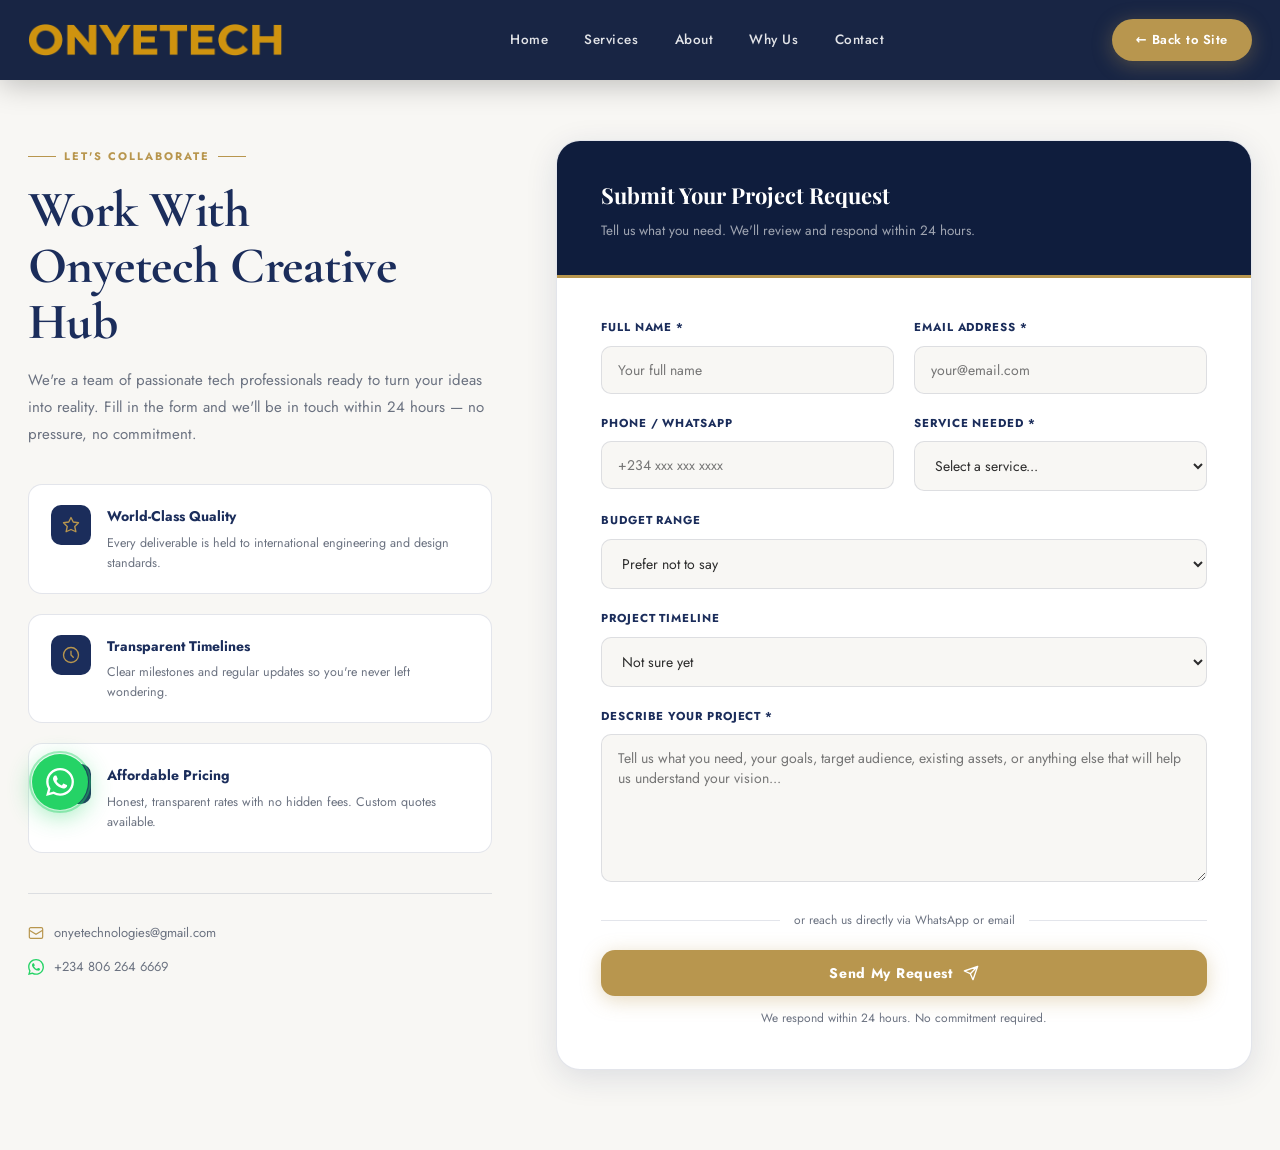
<file: get-a-quote.html>
<!DOCTYPE html>
<html lang="en">
<head>
  <meta charset="UTF-8" />
  <meta name="viewport" content="width=device-width, initial-scale=1.0" />
  <title>Get a Quote - Onyetech Creative Hub</title>
  <meta name="description" content="Ready to start your project? Submit your request to Onyetech Creative Hub. Web design, mobile apps, software development & more. We respond within 24 hours." />
  <meta name="keywords" content="hire web developer Nigeria, get website quote Nigeria, mobile app development quote, software project Nigeria, tech agency Nigeria, Onyetech Creative Hub" />
  <meta name="author" content="Onyetech Creative Hub" />
  <meta name="robots" content="index, follow" />
  <link rel="canonical" href="https://onyetech.github.io/me/get-a-quote.html" />

  <!-- Open Graph -->
  <meta property="og:type" content="website" />
  <meta property="og:url" content="https://onyetech.github.io/me/get-a-quote.html" />
  <meta property="og:title" content="Get a Quote — Work With Onyetech Creative Hub" />
  <meta property="og:description" content="Ready to start your project? Submit your request to Onyetech Creative Hub. Web design, mobile apps, software development & more. We respond within 24 hours." />
  <meta property="og:image" content="https://onyetech.github.io/me/images/og-image.png" />
  <meta property="og:site_name" content="Onyetech Creative Hub" />

  <!-- Twitter Card -->
  <meta name="twitter:card" content="summary_large_image" />
  <meta name="twitter:title" content="Get a Quote — Work With Onyetech Creative Hub" />
  <meta name="twitter:description" content="Ready to start your project? Web design, mobile apps, software development & more. We respond within 24 hours." />
  <meta name="twitter:image" content="https://onyetech.github.io/me/images/og-image.png" />

  <link rel="icon" type="image/svg+xml" href="data:image/svg+xml,<svg xmlns='http://www.w3.org/2000/svg' viewBox='0 0 100 100'><rect width='100' height='100' rx='20' fill='%231B2D5B'/><rect x='18' y='22' width='64' height='42' rx='4' fill='none' stroke='%23B8964E' stroke-width='5'/><line x1='18' y1='36' x2='82' y2='36' stroke='%23B8964E' stroke-width='4'/><rect x='38' y='64' width='24' height='6' rx='2' fill='%23B8964E'/><rect x='30' y='70' width='40' height='5' rx='2' fill='%23B8964E'/></svg>" />
  <link rel="preconnect" href="https://fonts.googleapis.com" />
  <link rel="preconnect" href="https://fonts.gstatic.com" crossorigin />
  <link href="https://fonts.googleapis.com/css2?family=Cormorant+Garamond:ital,wght@0,400;0,600;0,700;1,400;1,600;1,700&family=Playfair+Display:ital,wght@0,400;0,600;0,700;0,900;1,400;1,700&family=Jost:wght@300;400;500;600;700&display=swap" rel="stylesheet" />
  <link rel="stylesheet" href="style.css" />
  <style>
    /* ── Page-specific overrides ── */
    body { background: var(--off-white); }

    .wwu-page {
      min-height: 100vh;
      padding: calc(var(--nav-h) + 60px) 0 80px;
    }

    .wwu-layout {
      display: grid;
      grid-template-columns: 1fr 1.5fr;
      gap: 64px;
      align-items: start;
    }

    /* Left panel */
    .wwu-info { position: sticky; top: calc(var(--nav-h) + 40px); }
    .wwu-info .section-title { color: var(--navy); margin-bottom: 16px; }
    .wwu-info > p {
      color: var(--text-light); font-size: 15px; line-height: 1.8; margin-bottom: 36px;
    }

    .wwu-perks { display: flex; flex-direction: column; gap: 20px; margin-bottom: 40px; }
    .wwu-perk {
      display: flex; align-items: flex-start; gap: 16px;
      padding: 20px 22px;
      background: var(--white); border: 1px solid var(--border);
      border-radius: var(--radius); transition: var(--transition);
    }
    .wwu-perk:hover { border-color: var(--gold); box-shadow: var(--shadow-sm); }
    .wwu-perk__icon {
      width: 40px; height: 40px; background: var(--navy);
      border-radius: 10px; display: flex; align-items: center;
      justify-content: center; flex-shrink: 0;
    }
    .wwu-perk__icon svg { width: 18px; height: 18px; color: var(--gold); }
    .wwu-perk h5 { font-size: 14px; font-weight: 700; color: var(--navy); margin-bottom: 4px; }
    .wwu-perk p  { font-size: 12.5px; color: var(--text-light); line-height: 1.6; margin: 0; }

    .wwu-contact-strip {
      display: flex; flex-direction: column; gap: 12px;
      padding-top: 28px; border-top: 1px solid var(--border);
    }
    .wwu-contact-strip a {
      display: flex; align-items: center; gap: 10px;
      font-size: 13px; color: var(--text-light); transition: color 0.25s;
    }
    .wwu-contact-strip a:hover { color: var(--navy); }
    .wwu-contact-strip svg { width: 16px; height: 16px; color: var(--gold); flex-shrink: 0; }

    /* Right panel — form card */
    .wwu-card {
      background: var(--white);
      border: 1px solid var(--border);
      border-radius: var(--radius-lg);
      overflow: hidden;
      box-shadow: var(--shadow-md);
    }
    .wwu-card__head {
      background: var(--navy-dark);
      padding: 36px 44px 32px;
      border-bottom: 3px solid var(--gold);
    }
    .wwu-card__head h3 {
      font-family: var(--font-head); font-size: 22px; color: var(--white);
      margin-bottom: 6px;
    }
    .wwu-card__head p { font-size: 13.5px; color: rgba(255,255,255,0.6); margin: 0; }
    .wwu-card__body { padding: 40px 44px; }

    /* Form field refinements */
    .wwu-card .form-group label {
      font-size: 11.5px; font-weight: 700; color: var(--navy);
      letter-spacing: 0.08em; text-transform: uppercase;
    }
    .wwu-card .form-group input,
    .wwu-card .form-group select,
    .wwu-card .form-group textarea {
      background: var(--off-white);
      border: 1.5px solid var(--border);
      border-radius: 10px; padding: 13px 16px;
      font-size: 14px; color: var(--text);
      font-family: var(--font-body);
      transition: border-color 0.25s, box-shadow 0.25s;
      outline: none; width: 100%;
    }
    .wwu-card .form-group input:focus,
    .wwu-card .form-group select:focus,
    .wwu-card .form-group textarea:focus {
      border-color: var(--navy);
      box-shadow: 0 0 0 3px rgba(27,45,91,0.08);
      background: var(--white);
    }
    .wwu-card .form-group textarea { resize: vertical; min-height: 130px; }

    /* Submit button — reduced height */
    .wwu-submit {
      width: 100%; display: flex; align-items: center; justify-content: center;
      gap: 10px; background: var(--gold); color: white;
      font-weight: 700; font-size: 14px; letter-spacing: 0.05em;
      padding: 13px 28px; border-radius: var(--radius); border: none;
      cursor: pointer; transition: var(--transition);
      box-shadow: 0 4px 20px rgba(184,150,78,0.35);
    }
    .wwu-submit:hover {
      background: var(--gold-light); transform: translateY(-2px);
      box-shadow: 0 8px 28px rgba(184,150,78,0.45);
    }
    .wwu-submit svg { width: 16px; height: 16px; flex-shrink: 0; }

    .wwu-divider {
      display: flex; align-items: center; gap: 14px;
      margin: 28px 0 20px; color: var(--text-light); font-size: 12px;
    }
    .wwu-divider::before, .wwu-divider::after {
      content: ''; flex: 1; height: 1px; background: var(--border);
    }

    /* Responsive */
    @media (max-width: 900px) {
      .wwu-layout { grid-template-columns: 1fr; gap: 40px; }
      .wwu-info { position: static; }
      .wwu-card__head, .wwu-card__body { padding: 28px 28px; }
    }
    @media (max-width: 720px) {
      .wwu-page { padding: calc(var(--nav-h) + 32px) 0 60px; }
      .wwu-card__head, .wwu-card__body { padding: 22px 20px; }
    }
    @media (max-width: 480px) {
      .wwu-card__head, .wwu-card__body { padding: 18px 16px; }
    }
  </style>
</head>
<body>

  <!-- ═══════════ NAVBAR ═══════════ -->
  <header id="navbar" class="scrolled">
    <nav class="container nav-inner">
      <a href="index.html" class="nav-logo">
        <img src="images/logo.webp" alt="Onyetech Creative Hub" />
      </a>
      <ul class="nav-links" id="navLinks">
        <li><a href="index.html">Home</a></li>
        <li><a href="index.html#services">Services</a></li>
        <li><a href="index.html#about">About</a></li>
        <li><a href="index.html#stats">Why Us</a></li>
        <li><a href="index.html#contact">Contact</a></li>
      </ul>
      <a href="index.html" class="btn-primary nav-cta">← Back to Site</a>
      <button class="hamburger" id="hamburger" aria-label="Toggle menu">
        <span></span><span></span><span></span>
      </button>
    </nav>
  </header>

  <!-- ═══════════ MAIN ═══════════ -->
  <main class="wwu-page">
    <div class="container wwu-layout">

      <!-- Left: info panel -->
      <aside class="wwu-info">
        <span class="section-label">Let's Collaborate</span>
        <h2 class="section-title">Work With<br/>Onyetech Creative Hub</h2>
        <p>We're a team of passionate tech professionals ready to turn your ideas into reality. Fill in the form and we'll be in touch within 24 hours — no pressure, no commitment.</p>

        <div class="wwu-perks">
          <div class="wwu-perk">
            <div class="wwu-perk__icon">
              <svg viewBox="0 0 24 24" fill="none"><path d="M12 2l3 6 7 1-5 5 1.5 7L12 18l-6.5 3L7 14 2 9l7-1z" stroke="currentColor" stroke-width="1.8" stroke-linejoin="round"/></svg>
            </div>
            <div>
              <h5>World-Class Quality</h5>
              <p>Every deliverable is held to international engineering and design standards.</p>
            </div>
          </div>
          <div class="wwu-perk">
            <div class="wwu-perk__icon">
              <svg viewBox="0 0 24 24" fill="none"><circle cx="12" cy="12" r="10" stroke="currentColor" stroke-width="1.8"/><path d="M12 7v5l3 3" stroke="currentColor" stroke-width="1.8" stroke-linecap="round"/></svg>
            </div>
            <div>
              <h5>Transparent Timelines</h5>
              <p>Clear milestones and regular updates so you're never left wondering.</p>
            </div>
          </div>
          <div class="wwu-perk">
            <div class="wwu-perk__icon">
              <svg viewBox="0 0 24 24" fill="none"><path d="M9 12l2 2 4-4M7.835 4.697a3.42 3.42 0 001.946-.806 3.42 3.42 0 014.438 0 3.42 3.42 0 001.946.806 3.42 3.42 0 013.138 3.138 3.42 3.42 0 00.806 1.946 3.42 3.42 0 010 4.438 3.42 3.42 0 00-.806 1.946 3.42 3.42 0 01-3.138 3.138 3.42 3.42 0 00-1.946.806 3.42 3.42 0 01-4.438 0 3.42 3.42 0 00-1.946-.806 3.42 3.42 0 01-3.138-3.138 3.42 3.42 0 00-.806-1.946 3.42 3.42 0 010-4.438 3.42 3.42 0 00.806-1.946 3.42 3.42 0 013.138-3.138z" stroke="currentColor" stroke-width="1.8"/></svg>
            </div>
            <div>
              <h5>Affordable Pricing</h5>
              <p>Honest, transparent rates with no hidden fees. Custom quotes available.</p>
            </div>
          </div>
        </div>

        <div class="wwu-contact-strip">
          <a href="mailto:onyetechnologies@gmail.com">
            <svg viewBox="0 0 24 24" fill="none"><rect x="2" y="4" width="20" height="16" rx="2" stroke="currentColor" stroke-width="1.8"/><path d="M2 8l10 6 10-6" stroke="currentColor" stroke-width="1.8"/></svg>
            onyetechnologies@gmail.com
          </a>
          <a href="https://wa.me/2348062646669" target="_blank" rel="noopener">
            <svg viewBox="0 0 24 24" fill="currentColor" style="color:#25D366"><path d="M17.472 14.382c-.297-.149-1.758-.867-2.03-.967-.273-.099-.471-.148-.67.15-.197.297-.767.966-.94 1.164-.173.199-.347.223-.644.075-.297-.15-1.255-.463-2.39-1.475-.883-.788-1.48-1.761-1.653-2.059-.173-.297-.018-.458.13-.606.134-.133.298-.347.446-.52.149-.174.198-.298.298-.497.099-.198.05-.371-.025-.52-.075-.149-.669-1.612-.916-2.207-.242-.579-.487-.5-.669-.51-.173-.008-.371-.01-.57-.01-.198 0-.52.074-.792.372-.272.297-1.04 1.016-1.04 2.479 0 1.462 1.065 2.875 1.213 3.074.149.198 2.096 3.2 5.077 4.487.709.306 1.262.489 1.694.625.712.227 1.36.195 1.871.118.571-.085 1.758-.719 2.006-1.413.248-.694.248-1.289.173-1.413-.074-.124-.272-.198-.57-.347m-5.421 7.403h-.004a9.87 9.87 0 01-5.031-1.378l-.361-.214-3.741.982.998-3.648-.235-.374a9.86 9.86 0 01-1.51-5.26c.001-5.45 4.436-9.884 9.888-9.884 2.64 0 5.122 1.03 6.988 2.898a9.825 9.825 0 012.893 6.994c-.003 5.45-4.437 9.884-9.885 9.884m8.413-18.297A11.815 11.815 0 0012.05 0C5.495 0 .16 5.335.157 11.892c0 2.096.547 4.142 1.588 5.945L.057 24l6.305-1.654a11.882 11.882 0 005.683 1.448h.005c6.554 0 11.89-5.335 11.893-11.893a11.821 11.821 0 00-3.48-8.413z"/></svg>
            +234 806 264 6669
          </a>
        </div>
      </aside>

      <!-- Right: form card -->
      <div class="wwu-card">
        <div class="wwu-card__head">
          <h3>Submit Your Project Request</h3>
          <p>Tell us what you need. We'll review and respond within 24 hours.</p>
        </div>
        <div class="wwu-card__body">
          <form id="workWithUsForm" action="https://formspree.io/f/xdarlbwb" method="POST">

            <div class="form-row">
              <div class="form-group">
                <label for="wwu-name">Full Name *</label>
                <input type="text" id="wwu-name" name="name" placeholder="Your full name" required />
              </div>
              <div class="form-group">
                <label for="wwu-email">Email Address *</label>
                <input type="email" id="wwu-email" name="email" placeholder="your@email.com" required />
              </div>
            </div>

            <div class="form-row">
              <div class="form-group">
                <label for="wwu-phone">Phone / WhatsApp</label>
                <input type="tel" id="wwu-phone" name="phone" placeholder="+234 xxx xxx xxxx" />
              </div>
              <div class="form-group">
                <label for="wwu-service">Service Needed *</label>
                <select id="wwu-service" name="service" required>
                  <option value="">Select a service...</option>
                  <option>Website Design &amp; Development</option>
                  <option>Mobile App Development</option>
                  <option>Software Development</option>
                  <option>Project Management</option>
                  <option>Graphics Design &amp; Branding</option>
                  <option>Tech Coaching &amp; Training</option>
                  <option>Multiple / Not Sure Yet</option>
                </select>
              </div>
            </div>

            <div class="form-group">
              <label for="wwu-budget">Budget Range</label>
              <select id="wwu-budget" name="budget">
                <option value="">Prefer not to say</option>
                <option>Under ₦100,000</option>
                <option>₦100,000 – ₦300,000</option>
                <option>₦300,000 – ₦700,000</option>
                <option>₦700,000 – ₦1,500,000</option>
                <option>Above ₦1,500,000</option>
                <option>Let's discuss</option>
              </select>
            </div>

            <div class="form-group">
              <label for="wwu-timeline">Project Timeline</label>
              <select id="wwu-timeline" name="timeline">
                <option value="">Not sure yet</option>
                <option>ASAP (within 2 weeks)</option>
                <option>1 – 2 months</option>
                <option>2 – 4 months</option>
                <option>Flexible / Ongoing</option>
              </select>
            </div>

            <div class="form-group">
              <label for="wwu-message">Describe Your Project *</label>
              <textarea id="wwu-message" name="message" rows="6" placeholder="Tell us what you need, your goals, target audience, existing assets, or anything else that will help us understand your vision..." required></textarea>
            </div>

            <div class="wwu-divider">or reach us directly via WhatsApp or email</div>

            <button type="submit" class="wwu-submit" id="wwuSubmitBtn">
              <span>Send My Request</span>
              <svg viewBox="0 0 24 24" fill="none"><path d="M22 2L11 13M22 2l-7 20-4-9-9-4 20-7z" stroke="currentColor" stroke-width="2" stroke-linecap="round" stroke-linejoin="round"/></svg>
            </button>
            <p class="form-note" style="margin-top:12px;">We respond within 24 hours. No commitment required.</p>

          </form>
        </div>
      </div>

    </div>
  </main>

  <!-- WhatsApp float -->
  <a href="https://wa.me/2348062646669" target="_blank" rel="noopener" id="whatsappFloat" aria-label="Chat on WhatsApp">
    <svg viewBox="0 0 24 24" fill="currentColor"><path d="M17.472 14.382c-.297-.149-1.758-.867-2.03-.967-.273-.099-.471-.148-.67.15-.197.297-.767.966-.94 1.164-.173.199-.347.223-.644.075-.297-.15-1.255-.463-2.39-1.475-.883-.788-1.48-1.761-1.653-2.059-.173-.297-.018-.458.13-.606.134-.133.298-.347.446-.52.149-.174.198-.298.298-.497.099-.198.05-.371-.025-.52-.075-.149-.669-1.612-.916-2.207-.242-.579-.487-.5-.669-.51-.173-.008-.371-.01-.57-.01-.198 0-.52.074-.792.372-.272.297-1.04 1.016-1.04 2.479 0 1.462 1.065 2.875 1.213 3.074.149.198 2.096 3.2 5.077 4.487.709.306 1.262.489 1.694.625.712.227 1.36.195 1.871.118.571-.085 1.758-.719 2.006-1.413.248-.694.248-1.289.173-1.413-.074-.124-.272-.198-.57-.347m-5.421 7.403h-.004a9.87 9.87 0 01-5.031-1.378l-.361-.214-3.741.982.998-3.648-.235-.374a9.86 9.86 0 01-1.51-5.26c.001-5.45 4.436-9.884 9.888-9.884 2.64 0 5.122 1.03 6.988 2.898a9.825 9.825 0 012.893 6.994c-.003 5.45-4.437 9.884-9.885 9.884m8.413-18.297A11.815 11.815 0 0012.05 0C5.495 0 .16 5.335.157 11.892c0 2.096.547 4.142 1.588 5.945L.057 24l6.305-1.654a11.882 11.882 0 005.683 1.448h.005c6.554 0 11.89-5.335 11.893-11.893a11.821 11.821 0 00-3.48-8.413z"/></svg>
    <span class="wa-tooltip">Chat with us</span>
  </a>

  <script>
    // Navbar hamburger
    const hamburger = document.getElementById('hamburger');
    const navLinks  = document.getElementById('navLinks');
    hamburger.addEventListener('click', () => {
      hamburger.classList.toggle('active');
      navLinks.classList.toggle('open');
    });

    // Work With Us form — Formspree
    const wwuForm = document.getElementById('workWithUsForm');
    if (wwuForm) {
      wwuForm.addEventListener('submit', async (e) => {
        e.preventDefault();
        const btn  = document.getElementById('wwuSubmitBtn');
        const span = btn.querySelector('span');
        btn.disabled = true;
        span.textContent = 'Sending…';

        try {
          const res = await fetch(wwuForm.action, {
            method: 'POST',
            body: new FormData(wwuForm),
            headers: { 'Accept': 'application/json' }
          });

          if (res.ok) {
            wwuForm.innerHTML = `
              <div class="form-success-banner" style="margin:0">
                <svg viewBox="0 0 24 24" fill="none"><path d="M22 11.08V12a10 10 0 11-5.93-9.14" stroke="currentColor" stroke-width="2" stroke-linecap="round"/><path d="M22 4L12 14.01l-3-3" stroke="currentColor" stroke-width="2" stroke-linecap="round" stroke-linejoin="round"/></svg>
                <div>
                  <strong>Request submitted successfully!</strong>
                  <span>Thank you! We've received your project request and will get back to you within 24 hours. We look forward to working with you.</span>
                </div>
              </div>
              <div style="text-align:center;margin-top:28px">
                <a href="index.html" class="btn-primary" style="display:inline-flex">← Back to Home</a>
              </div>`;
          } else { throw new Error(); }
        } catch {
          span.textContent = 'Failed — please try again';
          btn.disabled = false;
          btn.style.background = '#c0392b';
          setTimeout(() => {
            span.textContent = 'Send My Request';
            btn.style.background = '';
          }, 3000);
        }
      });
    }
  </script>
</body>
</html>
</file>
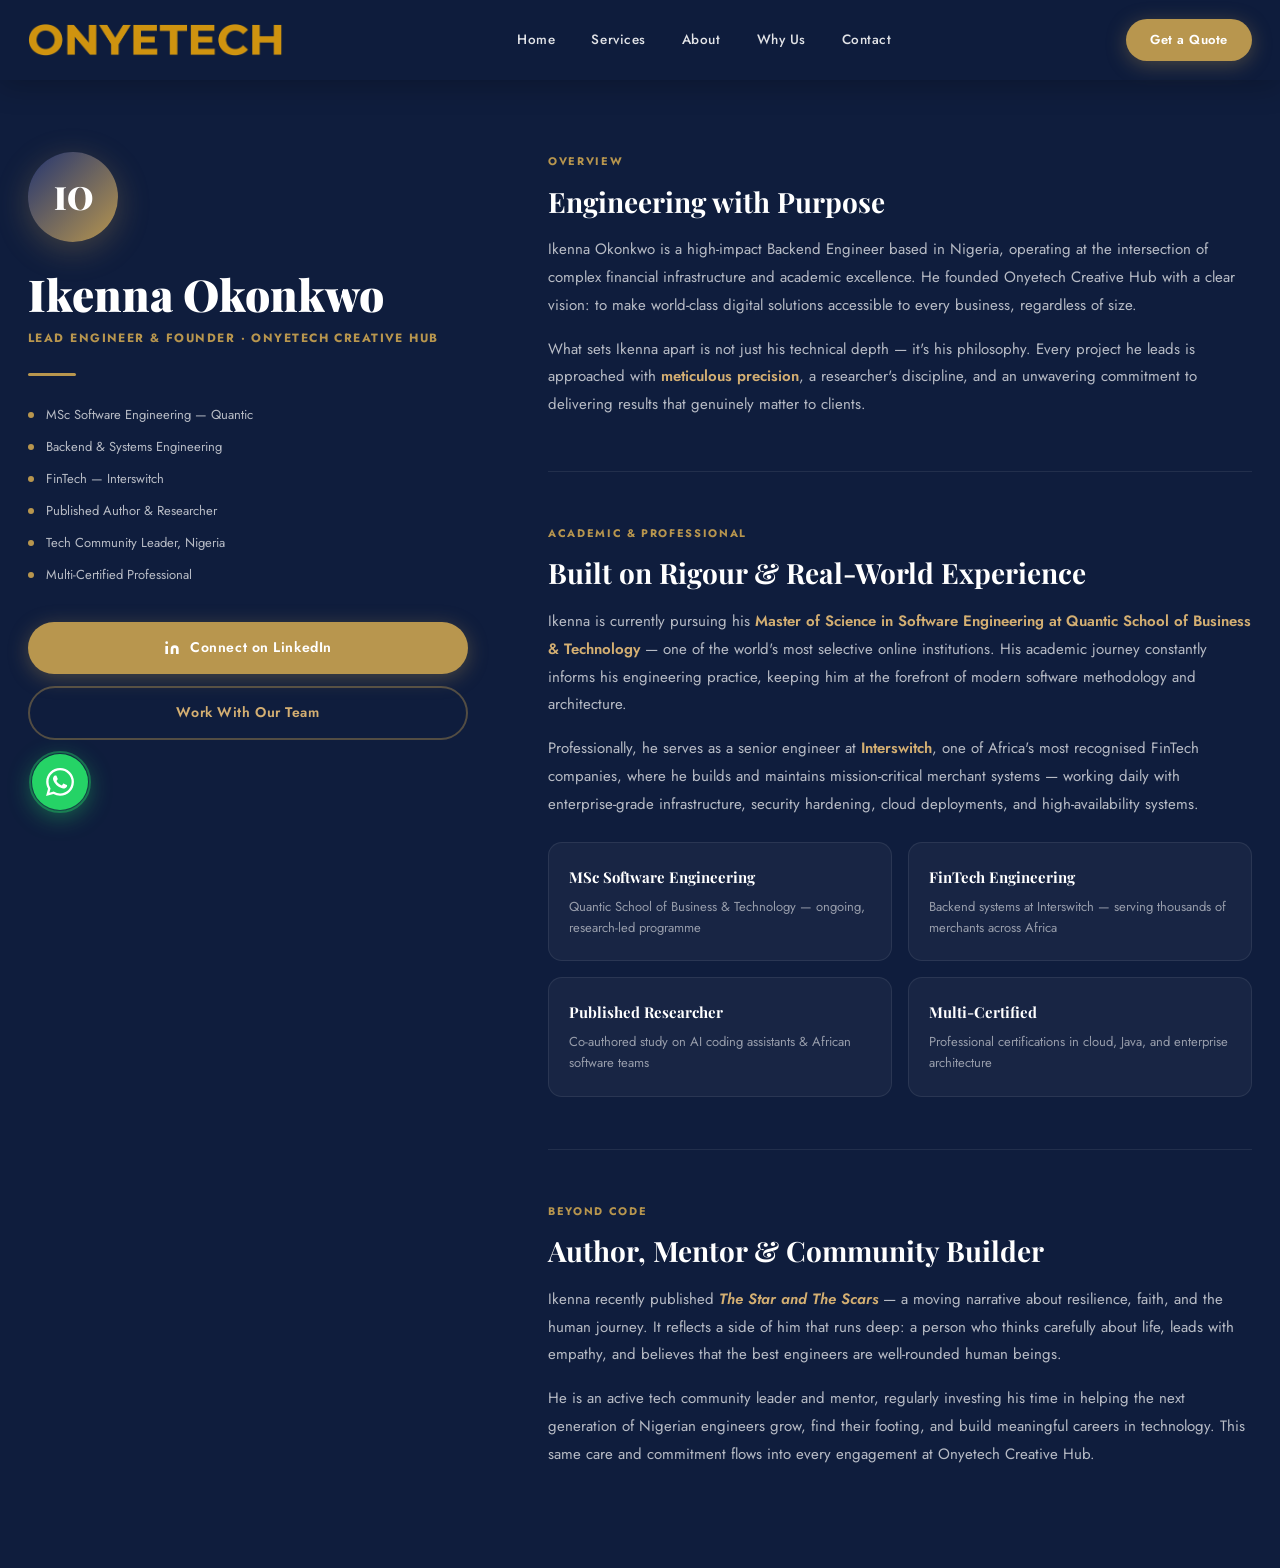
<file: our-lead.html>
<!DOCTYPE html>
<html lang="en">
<head>
  <meta charset="UTF-8" />
  <meta name="viewport" content="width=device-width, initial-scale=1.0" />
  <title>Meet Ikenna Okonkwo — Founder & Lead Engineer | Onyetech Creative Hub</title>
  <meta name="description" content="Meet Ikenna Okonkwo — FinTech Backend Engineer at Interswitch, MSc Software Engineering student at Quantic, published author, and founder of Onyetech Creative Hub. Building world-class digital solutions from Nigeria." />
  <meta name="keywords" content="Ikenna Okonkwo, Onyetech founder, backend engineer Nigeria, software engineer Nigeria, FinTech engineer Interswitch, Quantic MSc Software Engineering, tech community leader Nigeria" />
  <meta name="author" content="Ikenna Okonkwo — Onyetech Creative Hub" />
  <meta name="robots" content="index, follow" />
  <link rel="canonical" href="https://onyetech.github.io/me/our-lead.html" />

  <!-- Open Graph -->
  <meta property="og:type" content="profile" />
  <meta property="og:url" content="https://onyetech.github.io/me/our-lead.html" />
  <meta property="og:title" content="Meet Ikenna Okonkwo — Founder & Lead Engineer | Onyetech Creative Hub" />
  <meta property="og:description" content="FinTech Backend Engineer at Interswitch, MSc Software Engineering at Quantic, published author, and founder of Onyetech Creative Hub." />
  <meta property="og:image" content="https://onyetech.github.io/me/images/og-image.png" />
  <meta property="og:site_name" content="Onyetech Creative Hub" />

  <!-- Twitter Card -->
  <meta name="twitter:card" content="summary_large_image" />
  <meta name="twitter:title" content="Meet Ikenna Okonkwo — Founder & Lead Engineer | Onyetech Creative Hub" />
  <meta name="twitter:description" content="FinTech Backend Engineer at Interswitch, MSc at Quantic, published author, and tech community leader. Founder of Onyetech Creative Hub." />
  <meta name="twitter:image" content="https://onyetech.github.io/me/images/og-image.png" />

  <!-- JSON-LD Person Schema -->
  <script type="application/ld+json">
  {
    "@context": "https://schema.org",
    "@type": "Person",
    "name": "Ikenna Okonkwo",
    "jobTitle": "Lead Engineer & Founder",
    "worksFor": {
      "@type": "Organization",
      "name": "Onyetech Creative Hub",
      "url": "https://onyetech.github.io/me"
    },
    "alumniOf": {
      "@type": "EducationalOrganization",
      "name": "Quantic School of Business & Technology"
    },
    "sameAs": [
      "https://www.linkedin.com/in/ikenna-james-okonkwo/"
    ],
    "url": "https://onyetech.github.io/me/our-lead.html",
    "description": "Backend engineer at Interswitch, MSc Software Engineering student at Quantic, published author, and founder of Onyetech Creative Hub."
  }
  </script>

  <link rel="icon" type="image/svg+xml" href="data:image/svg+xml,<svg xmlns='http://www.w3.org/2000/svg' viewBox='0 0 100 100'><rect width='100' height='100' rx='20' fill='%231B2D5B'/><rect x='18' y='22' width='64' height='42' rx='4' fill='none' stroke='%23B8964E' stroke-width='5'/><line x1='18' y1='36' x2='82' y2='36' stroke='%23B8964E' stroke-width='4'/><rect x='38' y='64' width='24' height='6' rx='2' fill='%23B8964E'/><rect x='30' y='70' width='40' height='5' rx='2' fill='%23B8964E'/></svg>" />
  <link rel="preconnect" href="https://fonts.googleapis.com" />
  <link rel="preconnect" href="https://fonts.gstatic.com" crossorigin />
  <link href="https://fonts.googleapis.com/css2?family=Cormorant+Garamond:ital,wght@0,400;0,600;0,700;1,400;1,600;1,700&family=Playfair+Display:ital,wght@0,400;0,600;0,700;0,900;1,400;1,700&family=Jost:wght@300;400;500;600;700&display=swap" rel="stylesheet" />
  <link rel="stylesheet" href="style.css" />
  <style>
    body { background: var(--navy-dark); color: var(--white); }

    .lead-page {
      min-height: 100vh;
      padding: calc(var(--nav-h) + 72px) 0 100px;
    }

    .lead-layout {
      display: grid;
      grid-template-columns: 1fr 1.6fr;
      gap: 80px;
      align-items: start;
    }

    /* Left — identity card */
    .lead-identity {
      position: sticky;
      top: calc(var(--nav-h) + 40px);
    }
    .lead-avatar {
      width: 90px; height: 90px; border-radius: 50%;
      background: linear-gradient(135deg, var(--navy-mid), var(--gold));
      display: flex; align-items: center; justify-content: center;
      font-family: var(--font-head); font-size: 32px; font-weight: 900; color: white;
      margin-bottom: 28px;
      box-shadow: 0 8px 32px rgba(184,150,78,0.3);
    }
    .lead-name {
      font-family: var(--font-head); font-size: clamp(28px, 4vw, 44px);
      font-weight: 900; color: var(--white); line-height: 1.1; margin-bottom: 10px;
    }
    .lead-title {
      font-size: 12px; font-weight: 700; letter-spacing: 0.12em;
      text-transform: uppercase; color: var(--gold); margin-bottom: 24px;
    }
    .lead-divider { width: 48px; height: 3px; background: var(--gold); border-radius: 2px; margin-bottom: 28px; }

    .lead-tags { display: flex; flex-direction: column; gap: 10px; margin-bottom: 36px; }
    .lead-tag {
      display: flex; align-items: center; gap: 12px;
      font-size: 13px; color: rgba(255,255,255,0.7);
    }
    .lead-tag::before {
      content: ''; width: 6px; height: 6px; border-radius: 50%;
      background: var(--gold); flex-shrink: 0;
    }

    .lead-cta { display: flex; flex-direction: column; gap: 12px; }
    .lead-cta a { justify-content: center; text-align: center; }

    /* Right — content */
    .lead-content {}
    .lead-section {
      margin-bottom: 52px;
      padding-bottom: 52px;
      border-bottom: 1px solid rgba(255,255,255,0.08);
    }
    .lead-section:last-child { border-bottom: none; margin-bottom: 0; padding-bottom: 0; }
    .lead-section-label {
      font-size: 11px; font-weight: 700; letter-spacing: 0.15em;
      text-transform: uppercase; color: var(--gold); margin-bottom: 14px;
      display: block;
    }
    .lead-section h3 {
      font-family: var(--font-head); font-size: clamp(20px, 2.5vw, 28px);
      font-weight: 700; color: var(--white); margin-bottom: 18px; line-height: 1.2;
    }
    .lead-section p {
      font-size: 15px; color: rgba(255,255,255,0.7);
      line-height: 1.85; margin-bottom: 16px;
    }
    .lead-section p:last-of-type { margin-bottom: 0; }
    .lead-section strong { color: var(--gold-light); font-weight: 600; }

    .lead-highlight-grid {
      display: grid; grid-template-columns: 1fr 1fr; gap: 16px; margin-top: 24px;
    }
    .lead-highlight {
      background: rgba(255,255,255,0.04);
      border: 1px solid rgba(255,255,255,0.08);
      border-radius: var(--radius); padding: 22px 20px;
      transition: var(--transition);
    }
    .lead-highlight:hover {
      background: rgba(184,150,78,0.08);
      border-color: rgba(184,150,78,0.25);
    }
    .lead-highlight h5 {
      font-family: var(--font-head); font-size: 15px;
      color: var(--white); margin-bottom: 6px;
    }
    .lead-highlight p {
      font-size: 13px; color: rgba(255,255,255,0.55); margin: 0; line-height: 1.6;
    }

    /* Responsive */
    @media (max-width: 900px) {
      .lead-layout { grid-template-columns: 1fr; gap: 48px; }
      .lead-identity { position: static; }
      .lead-cta { flex-direction: row; flex-wrap: wrap; }
    }
    @media (max-width: 480px) {
      .lead-page { padding: calc(var(--nav-h) + 40px) 0 60px; }
      .lead-cta { flex-direction: column; }
      .lead-highlight-grid { grid-template-columns: 1fr; }
    }
  </style>
</head>
<body>

  <!-- NAVBAR -->
  <header id="navbar" class="scrolled">
    <nav class="container nav-inner">
      <a href="index.html" class="nav-logo">
        <img src="images/logo.webp" alt="Onyetech Creative Hub" />
      </a>
      <ul class="nav-links" id="navLinks">
        <li><a href="index.html">Home</a></li>
        <li><a href="index.html#services">Services</a></li>
        <li><a href="index.html#about">About</a></li>
        <li><a href="index.html#stats">Why Us</a></li>
        <li><a href="index.html#contact">Contact</a></li>
      </ul>
      <a href="get-a-quote.html" class="btn-primary nav-cta">Get a Quote</a>
      <button class="hamburger" id="hamburger" aria-label="Toggle menu">
        <span></span><span></span><span></span>
      </button>
    </nav>
  </header>

  <!-- MAIN -->
  <main class="lead-page">
    <div class="container lead-layout">

      <!-- Left: identity -->
      <aside class="lead-identity">
        <div class="lead-avatar">IO</div>
        <h1 class="lead-name">Ikenna Okonkwo</h1>
        <p class="lead-title">Lead Engineer &amp; Founder · Onyetech Creative Hub</p>
        <div class="lead-divider"></div>
        <div class="lead-tags">
          <span class="lead-tag">MSc Software Engineering — Quantic</span>
          <span class="lead-tag">Backend &amp; Systems Engineering</span>
          <span class="lead-tag">FinTech — Interswitch</span>
          <span class="lead-tag">Published Author &amp; Researcher</span>
          <span class="lead-tag">Tech Community Leader, Nigeria</span>
          <span class="lead-tag">Multi-Certified Professional</span>
        </div>
        <div class="lead-cta">
          <a href="https://www.linkedin.com/in/ikenna-james-okonkwo/" target="_blank" rel="noopener" class="btn-primary">
            <svg viewBox="0 0 24 24" fill="currentColor" style="width:16px;height:16px"><path d="M16 8a6 6 0 016 6v7h-4v-7a2 2 0 00-2-2 2 2 0 00-2 2v7h-4v-7a6 6 0 016-6zM2 9h4v12H2z"/><circle cx="4" cy="4" r="2"/></svg>
            Connect on LinkedIn
          </a>
          <a href="work-with-us.html" class="btn-outline" style="border-color:rgba(184,150,78,0.4);color:var(--gold-light)">
            Work With Our Team
          </a>
        </div>
      </aside>

      <!-- Right: sections -->
      <div class="lead-content">

        <div class="lead-section">
          <span class="lead-section-label">Overview</span>
          <h3>Engineering with Purpose</h3>
          <p>
            Ikenna Okonkwo is a high-impact Backend Engineer based in Nigeria, operating at the intersection of complex financial infrastructure and academic excellence. He founded Onyetech Creative Hub with a clear vision: to make world-class digital solutions accessible to every business, regardless of size.
          </p>
          <p>
            What sets Ikenna apart is not just his technical depth — it's his philosophy. Every project he leads is approached with <strong>meticulous precision</strong>, a researcher's discipline, and an unwavering commitment to delivering results that genuinely matter to clients.
          </p>
        </div>

        <div class="lead-section">
          <span class="lead-section-label">Academic & Professional</span>
          <h3>Built on Rigour &amp; Real-World Experience</h3>
          <p>
            Ikenna is currently pursuing his <strong>Master of Science in Software Engineering at Quantic School of Business &amp; Technology</strong> — one of the world's most selective online institutions. His academic journey constantly informs his engineering practice, keeping him at the forefront of modern software methodology and architecture.
          </p>
          <p>
            Professionally, he serves as a senior engineer at <strong>Interswitch</strong>, one of Africa's most recognised FinTech companies, where he builds and maintains mission-critical merchant systems — working daily with enterprise-grade infrastructure, security hardening, cloud deployments, and high-availability systems.
          </p>
          <div class="lead-highlight-grid">
            <div class="lead-highlight">
              <h5>MSc Software Engineering</h5>
              <p>Quantic School of Business &amp; Technology — ongoing, research-led programme</p>
            </div>
            <div class="lead-highlight">
              <h5>FinTech Engineering</h5>
              <p>Backend systems at Interswitch — serving thousands of merchants across Africa</p>
            </div>
            <div class="lead-highlight">
              <h5>Published Researcher</h5>
              <p>Co-authored study on AI coding assistants &amp; African software teams</p>
            </div>
            <div class="lead-highlight">
              <h5>Multi-Certified</h5>
              <p>Professional certifications in cloud, Java, and enterprise architecture</p>
            </div>
          </div>
        </div>

        <div class="lead-section">
          <span class="lead-section-label">Beyond Code</span>
          <h3>Author, Mentor &amp; Community Builder</h3>
          <p>
            Ikenna recently published <strong><em>The Star and The Scars</em></strong> — a moving narrative about resilience, faith, and the human journey. It reflects a side of him that runs deep: a person who thinks carefully about life, leads with empathy, and believes that the best engineers are well-rounded human beings.
          </p>
          <p>
            He is an active tech community leader and mentor, regularly investing his time in helping the next generation of Nigerian engineers grow, find their footing, and build meaningful careers in technology. This same care and commitment flows into every engagement at Onyetech Creative Hub.
          </p>
        </div>

      </div>
    </div>
  </main>

  <!-- WhatsApp float -->
  <a href="https://wa.me/2348062646669" target="_blank" rel="noopener" id="whatsappFloat" aria-label="Chat on WhatsApp">
    <svg viewBox="0 0 24 24" fill="currentColor"><path d="M17.472 14.382c-.297-.149-1.758-.867-2.03-.967-.273-.099-.471-.148-.67.15-.197.297-.767.966-.94 1.164-.173.199-.347.223-.644.075-.297-.15-1.255-.463-2.39-1.475-.883-.788-1.48-1.761-1.653-2.059-.173-.297-.018-.458.13-.606.134-.133.298-.347.446-.52.149-.174.198-.298.298-.497.099-.198.05-.371-.025-.52-.075-.149-.669-1.612-.916-2.207-.242-.579-.487-.5-.669-.51-.173-.008-.371-.01-.57-.01-.198 0-.52.074-.792.372-.272.297-1.04 1.016-1.04 2.479 0 1.462 1.065 2.875 1.213 3.074.149.198 2.096 3.2 5.077 4.487.709.306 1.262.489 1.694.625.712.227 1.36.195 1.871.118.571-.085 1.758-.719 2.006-1.413.248-.694.248-1.289.173-1.413-.074-.124-.272-.198-.57-.347m-5.421 7.403h-.004a9.87 9.87 0 01-5.031-1.378l-.361-.214-3.741.982.998-3.648-.235-.374a9.86 9.86 0 01-1.51-5.26c.001-5.45 4.436-9.884 9.888-9.884 2.64 0 5.122 1.03 6.988 2.898a9.825 9.825 0 012.893 6.994c-.003 5.45-4.437 9.884-9.885 9.884m8.413-18.297A11.815 11.815 0 0012.05 0C5.495 0 .16 5.335.157 11.892c0 2.096.547 4.142 1.588 5.945L.057 24l6.305-1.654a11.882 11.882 0 005.683 1.448h.005c6.554 0 11.89-5.335 11.893-11.893a11.821 11.821 0 00-3.48-8.413z"/></svg>
    <span class="wa-tooltip">Chat with us</span>
  </a>

  <script>
    const hamburger = document.getElementById('hamburger');
    const navLinks  = document.getElementById('navLinks');
    hamburger.addEventListener('click', () => {
      hamburger.classList.toggle('active');
      navLinks.classList.toggle('open');
    });
  </script>
</body>
</html>
</file>
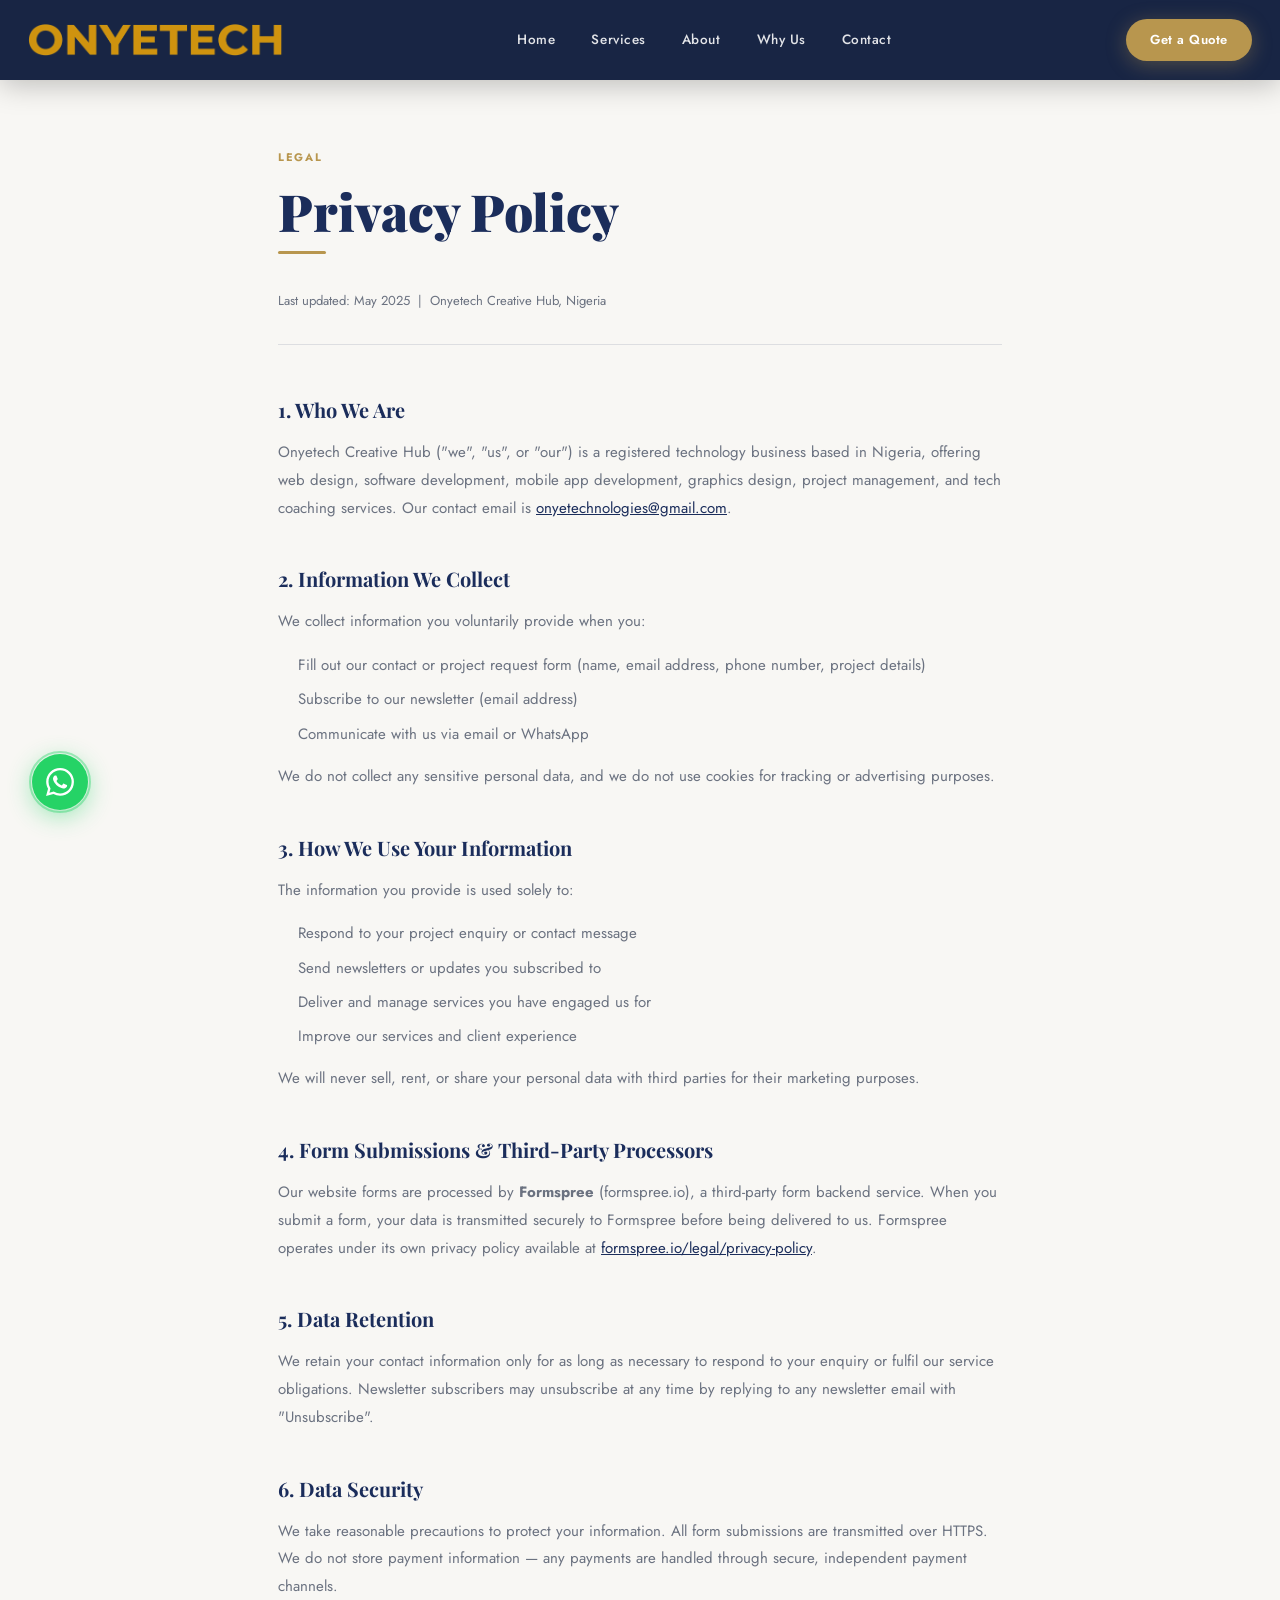
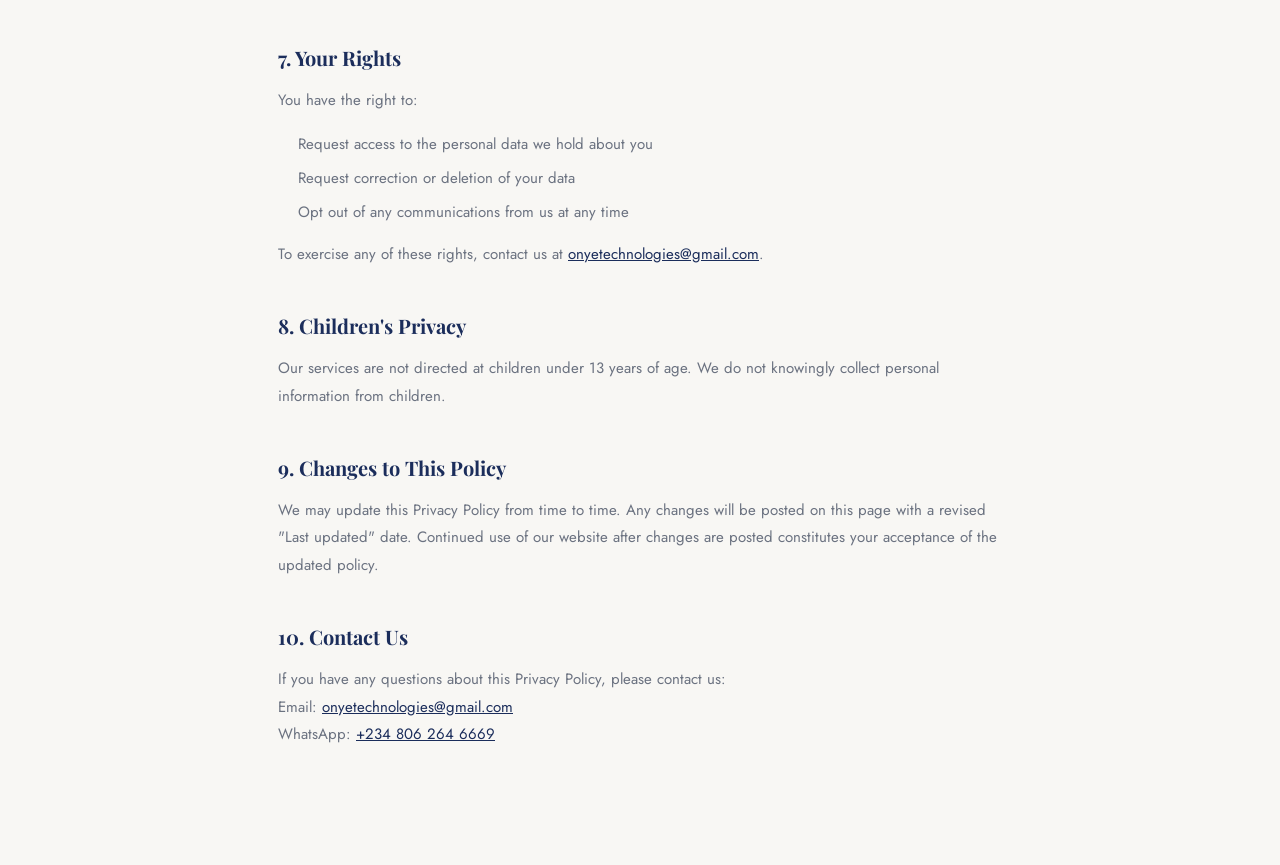
<file: privacy-policy.html>
<!DOCTYPE html>
<html lang="en">
<head>
  <meta charset="UTF-8" />
  <meta name="viewport" content="width=device-width, initial-scale=1.0" />
  <title>Privacy Policy — Onyetech Creative Hub</title>
  <meta name="description" content="Privacy Policy for Onyetech Creative Hub. Learn how we collect, use, and protect your personal information." />
  <meta name="robots" content="index, follow" />
  <link rel="canonical" href="https://onyetech.github.io/me/privacy-policy.html" />
  <link rel="icon" type="image/svg+xml" href="data:image/svg+xml,<svg xmlns='http://www.w3.org/2000/svg' viewBox='0 0 100 100'><rect width='100' height='100' rx='20' fill='%231B2D5B'/><rect x='18' y='22' width='64' height='42' rx='4' fill='none' stroke='%23B8964E' stroke-width='5'/><line x1='18' y1='36' x2='82' y2='36' stroke='%23B8964E' stroke-width='4'/><rect x='38' y='64' width='24' height='6' rx='2' fill='%23B8964E'/><rect x='30' y='70' width='40' height='5' rx='2' fill='%23B8964E'/></svg>" />
  <link rel="preconnect" href="https://fonts.googleapis.com" />
  <link rel="preconnect" href="https://fonts.gstatic.com" crossorigin />
  <link href="https://fonts.googleapis.com/css2?family=Cormorant+Garamond:ital,wght@0,400;0,600;0,700;1,400;1,600;1,700&family=Playfair+Display:ital,wght@0,400;0,600;0,700;0,900;1,400;1,700&family=Jost:wght@300;400;500;600;700&display=swap" rel="stylesheet" />
  <link rel="stylesheet" href="style.css" />
  <style>
    body { background: var(--off-white); }
    .legal-page {
      min-height: 100vh;
      padding: calc(var(--nav-h) + 64px) 0 100px;
    }
    .legal-wrap {
      max-width: 780px;
      margin: 0 auto;
    }
    .legal-badge {
      display: inline-block;
      font-size: 11px; font-weight: 700; letter-spacing: 0.15em;
      text-transform: uppercase; color: var(--gold);
      margin-bottom: 16px;
    }
    .legal-title {
      font-family: var(--font-head);
      font-size: clamp(32px, 4vw, 52px);
      font-weight: 900; color: var(--navy);
      line-height: 1.1; margin-bottom: 12px;
    }
    .legal-meta {
      font-size: 13px; color: var(--text-light);
      margin-bottom: 48px; padding-bottom: 32px;
      border-bottom: 1px solid var(--border);
    }
    .legal-body h2 {
      font-family: var(--font-head);
      font-size: 20px; font-weight: 700; color: var(--navy);
      margin: 40px 0 12px;
    }
    .legal-body h2:first-child { margin-top: 0; }
    .legal-body p {
      font-size: 15px; color: var(--text-light);
      line-height: 1.85; margin-bottom: 16px;
    }
    .legal-body ul {
      margin: 0 0 16px 20px;
      display: flex; flex-direction: column; gap: 8px;
    }
    .legal-body ul li {
      font-size: 15px; color: var(--text-light); line-height: 1.75;
    }
    .legal-body a { color: var(--navy); text-decoration: underline; }
    .legal-body a:hover { color: var(--gold); }
    .legal-divider {
      width: 48px; height: 3px; background: var(--gold);
      border-radius: 2px; margin-bottom: 36px;
    }
  </style>
</head>
<body>

  <!-- NAVBAR -->
  <header id="navbar" class="scrolled">
    <nav class="container nav-inner">
      <a href="index.html" class="nav-logo">
        <img src="images/logo.webp" alt="Onyetech Creative Hub" />
      </a>
      <ul class="nav-links" id="navLinks">
        <li><a href="index.html">Home</a></li>
        <li><a href="index.html#services">Services</a></li>
        <li><a href="index.html#about">About</a></li>
        <li><a href="index.html#stats">Why Us</a></li>
        <li><a href="index.html#contact">Contact</a></li>
      </ul>
      <a href="get-a-quote.html" class="btn-primary nav-cta">Get a Quote</a>
      <button class="hamburger" id="hamburger" aria-label="Toggle menu">
        <span></span><span></span><span></span>
      </button>
    </nav>
  </header>

  <!-- MAIN -->
  <main class="legal-page">
    <div class="container legal-wrap">

      <span class="legal-badge">Legal</span>
      <h1 class="legal-title">Privacy Policy</h1>
      <div class="legal-divider"></div>
      <p class="legal-meta">Last updated: May 2025 &nbsp;|&nbsp; Onyetech Creative Hub, Nigeria</p>

      <div class="legal-body">

        <h2>1. Who We Are</h2>
        <p>
          Onyetech Creative Hub ("we", "us", or "our") is a registered technology business based in Nigeria, offering web design, software development, mobile app development, graphics design, project management, and tech coaching services. Our contact email is
          <a href="mailto:onyetechnologies@gmail.com">onyetechnologies@gmail.com</a>.
        </p>

        <h2>2. Information We Collect</h2>
        <p>We collect information you voluntarily provide when you:</p>
        <ul>
          <li>Fill out our contact or project request form (name, email address, phone number, project details)</li>
          <li>Subscribe to our newsletter (email address)</li>
          <li>Communicate with us via email or WhatsApp</li>
        </ul>
        <p>We do not collect any sensitive personal data, and we do not use cookies for tracking or advertising purposes.</p>

        <h2>3. How We Use Your Information</h2>
        <p>The information you provide is used solely to:</p>
        <ul>
          <li>Respond to your project enquiry or contact message</li>
          <li>Send newsletters or updates you subscribed to</li>
          <li>Deliver and manage services you have engaged us for</li>
          <li>Improve our services and client experience</li>
        </ul>
        <p>We will never sell, rent, or share your personal data with third parties for their marketing purposes.</p>

        <h2>4. Form Submissions & Third-Party Processors</h2>
        <p>
          Our website forms are processed by <strong>Formspree</strong> (formspree.io), a third-party form backend service. When you submit a form, your data is transmitted securely to Formspree before being delivered to us. Formspree operates under its own privacy policy available at
          <a href="https://formspree.io/legal/privacy-policy" target="_blank" rel="noopener">formspree.io/legal/privacy-policy</a>.
        </p>

        <h2>5. Data Retention</h2>
        <p>
          We retain your contact information only for as long as necessary to respond to your enquiry or fulfil our service obligations. Newsletter subscribers may unsubscribe at any time by replying to any newsletter email with "Unsubscribe".
        </p>

        <h2>6. Data Security</h2>
        <p>
          We take reasonable precautions to protect your information. All form submissions are transmitted over HTTPS. We do not store payment information — any payments are handled through secure, independent payment channels.
        </p>

        <h2>7. Your Rights</h2>
        <p>You have the right to:</p>
        <ul>
          <li>Request access to the personal data we hold about you</li>
          <li>Request correction or deletion of your data</li>
          <li>Opt out of any communications from us at any time</li>
        </ul>
        <p>To exercise any of these rights, contact us at <a href="mailto:onyetechnologies@gmail.com">onyetechnologies@gmail.com</a>.</p>

        <h2>8. Children's Privacy</h2>
        <p>
          Our services are not directed at children under 13 years of age. We do not knowingly collect personal information from children.
        </p>

        <h2>9. Changes to This Policy</h2>
        <p>
          We may update this Privacy Policy from time to time. Any changes will be posted on this page with a revised "Last updated" date. Continued use of our website after changes are posted constitutes your acceptance of the updated policy.
        </p>

        <h2>10. Contact Us</h2>
        <p>
          If you have any questions about this Privacy Policy, please contact us:<br />
          Email: <a href="mailto:onyetechnologies@gmail.com">onyetechnologies@gmail.com</a><br />
          WhatsApp: <a href="https://wa.me/2348062646669" target="_blank" rel="noopener">+234 806 264 6669</a>
        </p>

      </div>
    </div>
  </main>

  <!-- WhatsApp float -->
  <a href="https://wa.me/2348062646669" target="_blank" rel="noopener" id="whatsappFloat" aria-label="Chat on WhatsApp">
    <svg viewBox="0 0 24 24" fill="currentColor"><path d="M17.472 14.382c-.297-.149-1.758-.867-2.03-.967-.273-.099-.471-.148-.67.15-.197.297-.767.966-.94 1.164-.173.199-.347.223-.644.075-.297-.15-1.255-.463-2.39-1.475-.883-.788-1.48-1.761-1.653-2.059-.173-.297-.018-.458.13-.606.134-.133.298-.347.446-.52.149-.174.198-.298.298-.497.099-.198.05-.371-.025-.52-.075-.149-.669-1.612-.916-2.207-.242-.579-.487-.5-.669-.51-.173-.008-.371-.01-.57-.01-.198 0-.52.074-.792.372-.272.297-1.04 1.016-1.04 2.479 0 1.462 1.065 2.875 1.213 3.074.149.198 2.096 3.2 5.077 4.487.709.306 1.262.489 1.694.625.712.227 1.36.195 1.871.118.571-.085 1.758-.719 2.006-1.413.248-.694.248-1.289.173-1.413-.074-.124-.272-.198-.57-.347m-5.421 7.403h-.004a9.87 9.87 0 01-5.031-1.378l-.361-.214-3.741.982.998-3.648-.235-.374a9.86 9.86 0 01-1.51-5.26c.001-5.45 4.436-9.884 9.888-9.884 2.64 0 5.122 1.03 6.988 2.898a9.825 9.825 0 012.893 6.994c-.003 5.45-4.437 9.884-9.885 9.884m8.413-18.297A11.815 11.815 0 0012.05 0C5.495 0 .16 5.335.157 11.892c0 2.096.547 4.142 1.588 5.945L.057 24l6.305-1.654a11.882 11.882 0 005.683 1.448h.005c6.554 0 11.89-5.335 11.893-11.893a11.821 11.821 0 00-3.48-8.413z"/></svg>
    <span class="wa-tooltip">Chat with us</span>
  </a>

  <script>
    const hamburger = document.getElementById('hamburger');
    const navLinks  = document.getElementById('navLinks');
    hamburger.addEventListener('click', () => {
      hamburger.classList.toggle('active');
      navLinks.classList.toggle('open');
    });
  </script>
</body>
</html>
</file>
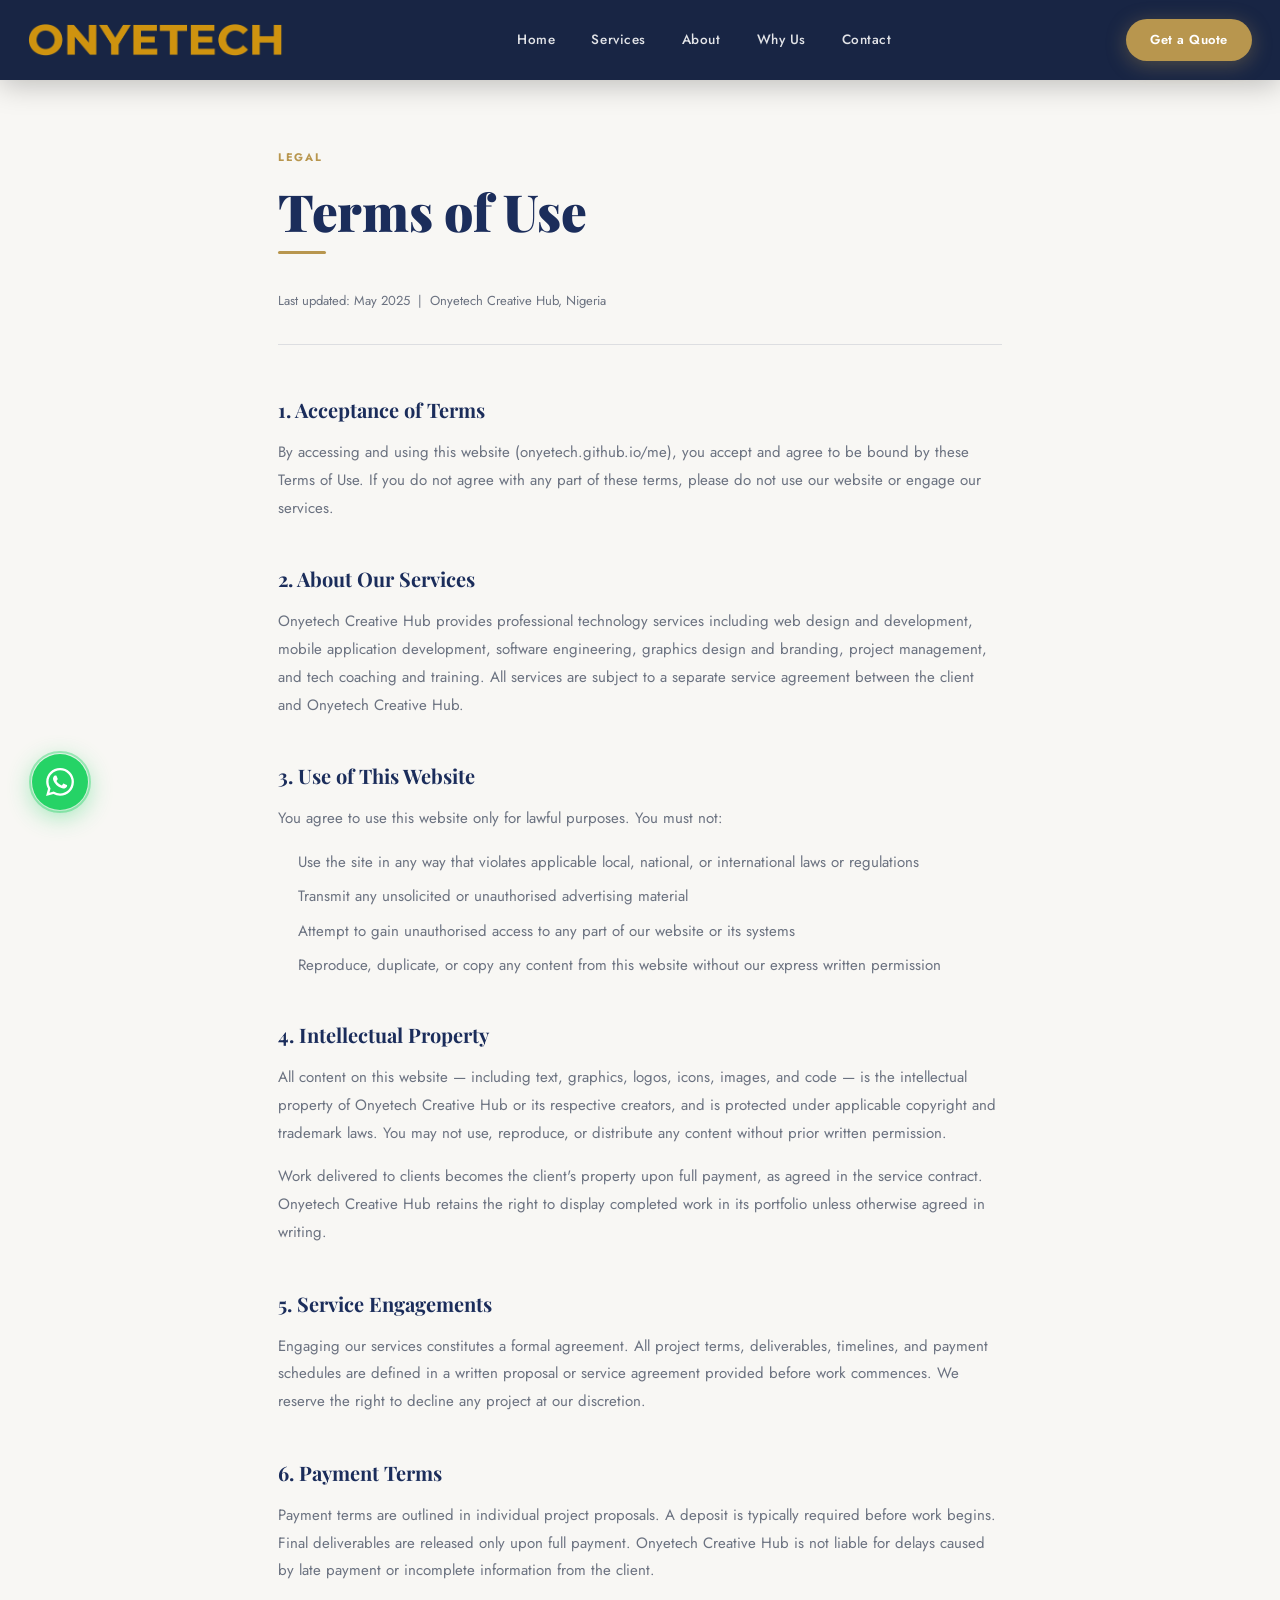
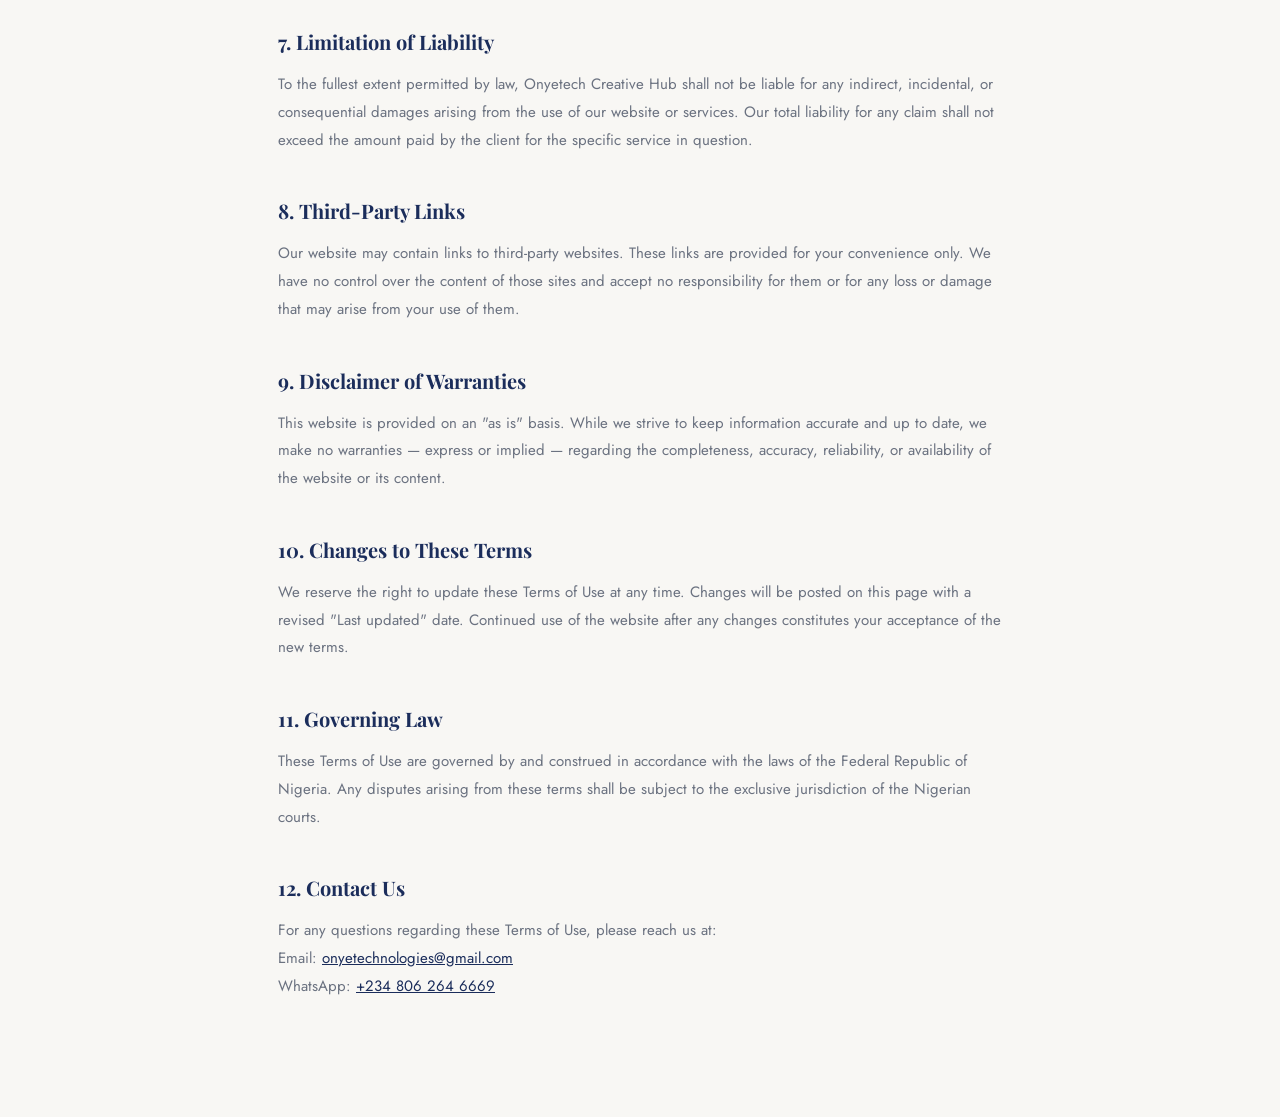
<file: terms-of-use.html>
<!DOCTYPE html>
<html lang="en">
<head>
  <meta charset="UTF-8" />
  <meta name="viewport" content="width=device-width, initial-scale=1.0" />
  <title>Terms of Use — Onyetech Creative Hub</title>
  <meta name="description" content="Terms of Use for Onyetech Creative Hub. Understand the terms governing use of our website and engagement with our services." />
  <meta name="robots" content="index, follow" />
  <link rel="canonical" href="https://onyetech.github.io/me/terms-of-use.html" />
  <link rel="icon" type="image/svg+xml" href="data:image/svg+xml,<svg xmlns='http://www.w3.org/2000/svg' viewBox='0 0 100 100'><rect width='100' height='100' rx='20' fill='%231B2D5B'/><rect x='18' y='22' width='64' height='42' rx='4' fill='none' stroke='%23B8964E' stroke-width='5'/><line x1='18' y1='36' x2='82' y2='36' stroke='%23B8964E' stroke-width='4'/><rect x='38' y='64' width='24' height='6' rx='2' fill='%23B8964E'/><rect x='30' y='70' width='40' height='5' rx='2' fill='%23B8964E'/></svg>" />
  <link rel="preconnect" href="https://fonts.googleapis.com" />
  <link rel="preconnect" href="https://fonts.gstatic.com" crossorigin />
  <link href="https://fonts.googleapis.com/css2?family=Cormorant+Garamond:ital,wght@0,400;0,600;0,700;1,400;1,600;1,700&family=Playfair+Display:ital,wght@0,400;0,600;0,700;0,900;1,400;1,700&family=Jost:wght@300;400;500;600;700&display=swap" rel="stylesheet" />
  <link rel="stylesheet" href="style.css" />
  <style>
    body { background: var(--off-white); }
    .legal-page {
      min-height: 100vh;
      padding: calc(var(--nav-h) + 64px) 0 100px;
    }
    .legal-wrap {
      max-width: 780px;
      margin: 0 auto;
    }
    .legal-badge {
      display: inline-block;
      font-size: 11px; font-weight: 700; letter-spacing: 0.15em;
      text-transform: uppercase; color: var(--gold);
      margin-bottom: 16px;
    }
    .legal-title {
      font-family: var(--font-head);
      font-size: clamp(32px, 4vw, 52px);
      font-weight: 900; color: var(--navy);
      line-height: 1.1; margin-bottom: 12px;
    }
    .legal-meta {
      font-size: 13px; color: var(--text-light);
      margin-bottom: 48px; padding-bottom: 32px;
      border-bottom: 1px solid var(--border);
    }
    .legal-body h2 {
      font-family: var(--font-head);
      font-size: 20px; font-weight: 700; color: var(--navy);
      margin: 40px 0 12px;
    }
    .legal-body h2:first-child { margin-top: 0; }
    .legal-body p {
      font-size: 15px; color: var(--text-light);
      line-height: 1.85; margin-bottom: 16px;
    }
    .legal-body ul {
      margin: 0 0 16px 20px;
      display: flex; flex-direction: column; gap: 8px;
    }
    .legal-body ul li {
      font-size: 15px; color: var(--text-light); line-height: 1.75;
    }
    .legal-body a { color: var(--navy); text-decoration: underline; }
    .legal-body a:hover { color: var(--gold); }
    .legal-divider {
      width: 48px; height: 3px; background: var(--gold);
      border-radius: 2px; margin-bottom: 36px;
    }
  </style>
</head>
<body>

  <!-- NAVBAR -->
  <header id="navbar" class="scrolled">
    <nav class="container nav-inner">
      <a href="index.html" class="nav-logo">
        <img src="images/logo.webp" alt="Onyetech Creative Hub" />
      </a>
      <ul class="nav-links" id="navLinks">
        <li><a href="index.html">Home</a></li>
        <li><a href="index.html#services">Services</a></li>
        <li><a href="index.html#about">About</a></li>
        <li><a href="index.html#stats">Why Us</a></li>
        <li><a href="index.html#contact">Contact</a></li>
      </ul>
      <a href="get-a-quote.html" class="btn-primary nav-cta">Get a Quote</a>
      <button class="hamburger" id="hamburger" aria-label="Toggle menu">
        <span></span><span></span><span></span>
      </button>
    </nav>
  </header>

  <!-- MAIN -->
  <main class="legal-page">
    <div class="container legal-wrap">

      <span class="legal-badge">Legal</span>
      <h1 class="legal-title">Terms of Use</h1>
      <div class="legal-divider"></div>
      <p class="legal-meta">Last updated: May 2025 &nbsp;|&nbsp; Onyetech Creative Hub, Nigeria</p>

      <div class="legal-body">

        <h2>1. Acceptance of Terms</h2>
        <p>
          By accessing and using this website (onyetech.github.io/me), you accept and agree to be bound by these Terms of Use. If you do not agree with any part of these terms, please do not use our website or engage our services.
        </p>

        <h2>2. About Our Services</h2>
        <p>
          Onyetech Creative Hub provides professional technology services including web design and development, mobile application development, software engineering, graphics design and branding, project management, and tech coaching and training. All services are subject to a separate service agreement between the client and Onyetech Creative Hub.
        </p>

        <h2>3. Use of This Website</h2>
        <p>You agree to use this website only for lawful purposes. You must not:</p>
        <ul>
          <li>Use the site in any way that violates applicable local, national, or international laws or regulations</li>
          <li>Transmit any unsolicited or unauthorised advertising material</li>
          <li>Attempt to gain unauthorised access to any part of our website or its systems</li>
          <li>Reproduce, duplicate, or copy any content from this website without our express written permission</li>
        </ul>

        <h2>4. Intellectual Property</h2>
        <p>
          All content on this website — including text, graphics, logos, icons, images, and code — is the intellectual property of Onyetech Creative Hub or its respective creators, and is protected under applicable copyright and trademark laws. You may not use, reproduce, or distribute any content without prior written permission.
        </p>
        <p>
          Work delivered to clients becomes the client's property upon full payment, as agreed in the service contract. Onyetech Creative Hub retains the right to display completed work in its portfolio unless otherwise agreed in writing.
        </p>

        <h2>5. Service Engagements</h2>
        <p>
          Engaging our services constitutes a formal agreement. All project terms, deliverables, timelines, and payment schedules are defined in a written proposal or service agreement provided before work commences. We reserve the right to decline any project at our discretion.
        </p>

        <h2>6. Payment Terms</h2>
        <p>
          Payment terms are outlined in individual project proposals. A deposit is typically required before work begins. Final deliverables are released only upon full payment. Onyetech Creative Hub is not liable for delays caused by late payment or incomplete information from the client.
        </p>

        <h2>7. Limitation of Liability</h2>
        <p>
          To the fullest extent permitted by law, Onyetech Creative Hub shall not be liable for any indirect, incidental, or consequential damages arising from the use of our website or services. Our total liability for any claim shall not exceed the amount paid by the client for the specific service in question.
        </p>

        <h2>8. Third-Party Links</h2>
        <p>
          Our website may contain links to third-party websites. These links are provided for your convenience only. We have no control over the content of those sites and accept no responsibility for them or for any loss or damage that may arise from your use of them.
        </p>

        <h2>9. Disclaimer of Warranties</h2>
        <p>
          This website is provided on an "as is" basis. While we strive to keep information accurate and up to date, we make no warranties — express or implied — regarding the completeness, accuracy, reliability, or availability of the website or its content.
        </p>

        <h2>10. Changes to These Terms</h2>
        <p>
          We reserve the right to update these Terms of Use at any time. Changes will be posted on this page with a revised "Last updated" date. Continued use of the website after any changes constitutes your acceptance of the new terms.
        </p>

        <h2>11. Governing Law</h2>
        <p>
          These Terms of Use are governed by and construed in accordance with the laws of the Federal Republic of Nigeria. Any disputes arising from these terms shall be subject to the exclusive jurisdiction of the Nigerian courts.
        </p>

        <h2>12. Contact Us</h2>
        <p>
          For any questions regarding these Terms of Use, please reach us at:<br />
          Email: <a href="mailto:onyetechnologies@gmail.com">onyetechnologies@gmail.com</a><br />
          WhatsApp: <a href="https://wa.me/2348062646669" target="_blank" rel="noopener">+234 806 264 6669</a>
        </p>

      </div>
    </div>
  </main>

  <!-- WhatsApp float -->
  <a href="https://wa.me/2348062646669" target="_blank" rel="noopener" id="whatsappFloat" aria-label="Chat on WhatsApp">
    <svg viewBox="0 0 24 24" fill="currentColor"><path d="M17.472 14.382c-.297-.149-1.758-.867-2.03-.967-.273-.099-.471-.148-.67.15-.197.297-.767.966-.94 1.164-.173.199-.347.223-.644.075-.297-.15-1.255-.463-2.39-1.475-.883-.788-1.48-1.761-1.653-2.059-.173-.297-.018-.458.13-.606.134-.133.298-.347.446-.52.149-.174.198-.298.298-.497.099-.198.05-.371-.025-.52-.075-.149-.669-1.612-.916-2.207-.242-.579-.487-.5-.669-.51-.173-.008-.371-.01-.57-.01-.198 0-.52.074-.792.372-.272.297-1.04 1.016-1.04 2.479 0 1.462 1.065 2.875 1.213 3.074.149.198 2.096 3.2 5.077 4.487.709.306 1.262.489 1.694.625.712.227 1.36.195 1.871.118.571-.085 1.758-.719 2.006-1.413.248-.694.248-1.289.173-1.413-.074-.124-.272-.198-.57-.347m-5.421 7.403h-.004a9.87 9.87 0 01-5.031-1.378l-.361-.214-3.741.982.998-3.648-.235-.374a9.86 9.86 0 01-1.51-5.26c.001-5.45 4.436-9.884 9.888-9.884 2.64 0 5.122 1.03 6.988 2.898a9.825 9.825 0 012.893 6.994c-.003 5.45-4.437 9.884-9.885 9.884m8.413-18.297A11.815 11.815 0 0012.05 0C5.495 0 .16 5.335.157 11.892c0 2.096.547 4.142 1.588 5.945L.057 24l6.305-1.654a11.882 11.882 0 005.683 1.448h.005c6.554 0 11.89-5.335 11.893-11.893a11.821 11.821 0 00-3.48-8.413z"/></svg>
    <span class="wa-tooltip">Chat with us</span>
  </a>

  <script>
    const hamburger = document.getElementById('hamburger');
    const navLinks  = document.getElementById('navLinks');
    hamburger.addEventListener('click', () => {
      hamburger.classList.toggle('active');
      navLinks.classList.toggle('open');
    });
  </script>
</body>
</html>
</file>
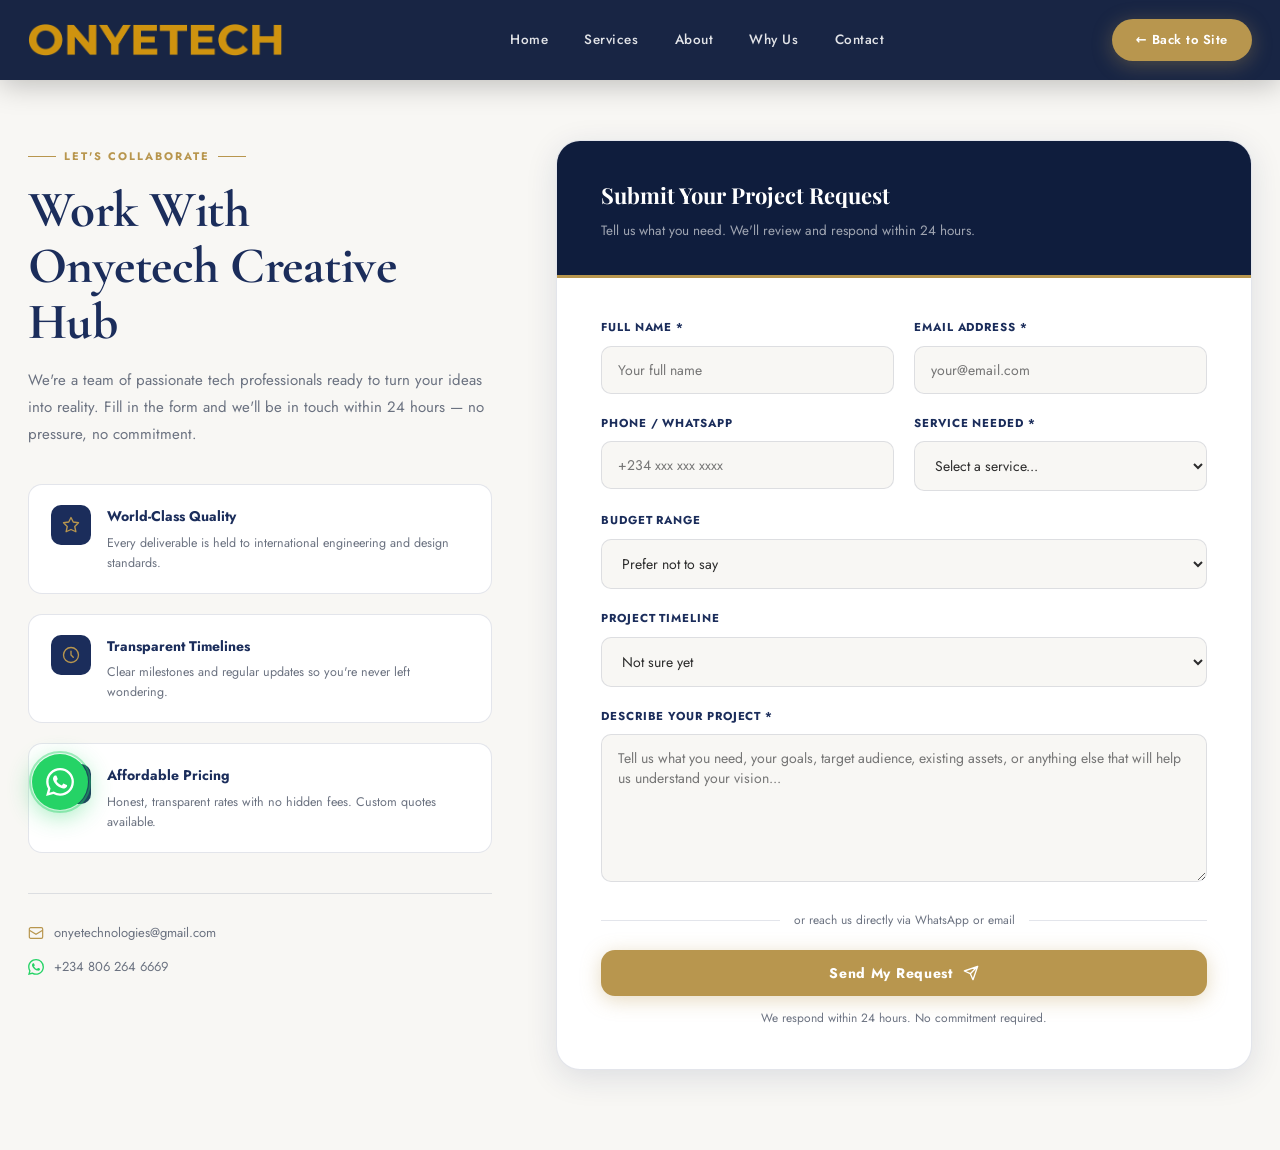
<file: work-with-us.html>
<!DOCTYPE html>
<html lang="en">
<head>
  <meta charset="UTF-8" />
  <meta name="viewport" content="width=device-width, initial-scale=1.0" />
  <title>Get a Quote — Work With Onyetech Creative Hub | Nigeria's Top Tech Agency</title>
  <meta name="description" content="Ready to start your project? Submit your request to Onyetech Creative Hub. Web design, mobile apps, software development & more. We respond within 24 hours." />
  <meta name="keywords" content="hire web developer Nigeria, get website quote Nigeria, mobile app development quote, software project Nigeria, tech agency Nigeria, Onyetech Creative Hub" />
  <meta name="author" content="Onyetech Creative Hub" />
  <meta name="robots" content="index, follow" />
  <link rel="canonical" href="https://onyetech.github.io/me/work-with-us.html" />

  <!-- Open Graph -->
  <meta property="og:type" content="website" />
  <meta property="og:url" content="https://onyetech.github.io/me/work-with-us.html" />
  <meta property="og:title" content="Get a Quote — Work With Onyetech Creative Hub" />
  <meta property="og:description" content="Ready to start your project? Submit your request to Onyetech Creative Hub. Web design, mobile apps, software development & more. We respond within 24 hours." />
  <meta property="og:image" content="https://onyetech.github.io/me/images/og-image.png" />
  <meta property="og:site_name" content="Onyetech Creative Hub" />

  <!-- Twitter Card -->
  <meta name="twitter:card" content="summary_large_image" />
  <meta name="twitter:title" content="Get a Quote — Work With Onyetech Creative Hub" />
  <meta name="twitter:description" content="Ready to start your project? Web design, mobile apps, software development & more. We respond within 24 hours." />
  <meta name="twitter:image" content="https://onyetech.github.io/me/images/og-image.png" />

  <link rel="icon" type="image/svg+xml" href="data:image/svg+xml,<svg xmlns='http://www.w3.org/2000/svg' viewBox='0 0 100 100'><rect width='100' height='100' rx='20' fill='%231B2D5B'/><rect x='18' y='22' width='64' height='42' rx='4' fill='none' stroke='%23B8964E' stroke-width='5'/><line x1='18' y1='36' x2='82' y2='36' stroke='%23B8964E' stroke-width='4'/><rect x='38' y='64' width='24' height='6' rx='2' fill='%23B8964E'/><rect x='30' y='70' width='40' height='5' rx='2' fill='%23B8964E'/></svg>" />
  <link rel="preconnect" href="https://fonts.googleapis.com" />
  <link rel="preconnect" href="https://fonts.gstatic.com" crossorigin />
  <link href="https://fonts.googleapis.com/css2?family=Cormorant+Garamond:ital,wght@0,400;0,600;0,700;1,400;1,600;1,700&family=Playfair+Display:ital,wght@0,400;0,600;0,700;0,900;1,400;1,700&family=Jost:wght@300;400;500;600;700&display=swap" rel="stylesheet" />
  <link rel="stylesheet" href="style.css" />
  <style>
    /* ── Page-specific overrides ── */
    body { background: var(--off-white); }

    .wwu-page {
      min-height: 100vh;
      padding: calc(var(--nav-h) + 60px) 0 80px;
    }

    .wwu-layout {
      display: grid;
      grid-template-columns: 1fr 1.5fr;
      gap: 64px;
      align-items: start;
    }

    /* Left panel */
    .wwu-info { position: sticky; top: calc(var(--nav-h) + 40px); }
    .wwu-info .section-title { color: var(--navy); margin-bottom: 16px; }
    .wwu-info > p {
      color: var(--text-light); font-size: 15px; line-height: 1.8; margin-bottom: 36px;
    }

    .wwu-perks { display: flex; flex-direction: column; gap: 20px; margin-bottom: 40px; }
    .wwu-perk {
      display: flex; align-items: flex-start; gap: 16px;
      padding: 20px 22px;
      background: var(--white); border: 1px solid var(--border);
      border-radius: var(--radius); transition: var(--transition);
    }
    .wwu-perk:hover { border-color: var(--gold); box-shadow: var(--shadow-sm); }
    .wwu-perk__icon {
      width: 40px; height: 40px; background: var(--navy);
      border-radius: 10px; display: flex; align-items: center;
      justify-content: center; flex-shrink: 0;
    }
    .wwu-perk__icon svg { width: 18px; height: 18px; color: var(--gold); }
    .wwu-perk h5 { font-size: 14px; font-weight: 700; color: var(--navy); margin-bottom: 4px; }
    .wwu-perk p  { font-size: 12.5px; color: var(--text-light); line-height: 1.6; margin: 0; }

    .wwu-contact-strip {
      display: flex; flex-direction: column; gap: 12px;
      padding-top: 28px; border-top: 1px solid var(--border);
    }
    .wwu-contact-strip a {
      display: flex; align-items: center; gap: 10px;
      font-size: 13px; color: var(--text-light); transition: color 0.25s;
    }
    .wwu-contact-strip a:hover { color: var(--navy); }
    .wwu-contact-strip svg { width: 16px; height: 16px; color: var(--gold); flex-shrink: 0; }

    /* Right panel — form card */
    .wwu-card {
      background: var(--white);
      border: 1px solid var(--border);
      border-radius: var(--radius-lg);
      overflow: hidden;
      box-shadow: var(--shadow-md);
    }
    .wwu-card__head {
      background: var(--navy-dark);
      padding: 36px 44px 32px;
      border-bottom: 3px solid var(--gold);
    }
    .wwu-card__head h3 {
      font-family: var(--font-head); font-size: 22px; color: var(--white);
      margin-bottom: 6px;
    }
    .wwu-card__head p { font-size: 13.5px; color: rgba(255,255,255,0.6); margin: 0; }
    .wwu-card__body { padding: 40px 44px; }

    /* Form field refinements */
    .wwu-card .form-group label {
      font-size: 11.5px; font-weight: 700; color: var(--navy);
      letter-spacing: 0.08em; text-transform: uppercase;
    }
    .wwu-card .form-group input,
    .wwu-card .form-group select,
    .wwu-card .form-group textarea {
      background: var(--off-white);
      border: 1.5px solid var(--border);
      border-radius: 10px; padding: 13px 16px;
      font-size: 14px; color: var(--text);
      font-family: var(--font-body);
      transition: border-color 0.25s, box-shadow 0.25s;
      outline: none; width: 100%;
    }
    .wwu-card .form-group input:focus,
    .wwu-card .form-group select:focus,
    .wwu-card .form-group textarea:focus {
      border-color: var(--navy);
      box-shadow: 0 0 0 3px rgba(27,45,91,0.08);
      background: var(--white);
    }
    .wwu-card .form-group textarea { resize: vertical; min-height: 130px; }

    /* Submit button — reduced height */
    .wwu-submit {
      width: 100%; display: flex; align-items: center; justify-content: center;
      gap: 10px; background: var(--gold); color: white;
      font-weight: 700; font-size: 14px; letter-spacing: 0.05em;
      padding: 13px 28px; border-radius: var(--radius); border: none;
      cursor: pointer; transition: var(--transition);
      box-shadow: 0 4px 20px rgba(184,150,78,0.35);
    }
    .wwu-submit:hover {
      background: var(--gold-light); transform: translateY(-2px);
      box-shadow: 0 8px 28px rgba(184,150,78,0.45);
    }
    .wwu-submit svg { width: 16px; height: 16px; flex-shrink: 0; }

    .wwu-divider {
      display: flex; align-items: center; gap: 14px;
      margin: 28px 0 20px; color: var(--text-light); font-size: 12px;
    }
    .wwu-divider::before, .wwu-divider::after {
      content: ''; flex: 1; height: 1px; background: var(--border);
    }

    /* Responsive */
    @media (max-width: 900px) {
      .wwu-layout { grid-template-columns: 1fr; gap: 40px; }
      .wwu-info { position: static; }
      .wwu-card__head, .wwu-card__body { padding: 28px 28px; }
    }
    @media (max-width: 720px) {
      .wwu-page { padding: calc(var(--nav-h) + 32px) 0 60px; }
      .wwu-card__head, .wwu-card__body { padding: 22px 20px; }
    }
    @media (max-width: 480px) {
      .wwu-card__head, .wwu-card__body { padding: 18px 16px; }
    }
  </style>
</head>
<body>

  <!-- ═══════════ NAVBAR ═══════════ -->
  <header id="navbar" class="scrolled">
    <nav class="container nav-inner">
      <a href="index.html" class="nav-logo">
        <img src="images/logo.webp" alt="Onyetech Creative Hub" />
      </a>
      <ul class="nav-links" id="navLinks">
        <li><a href="index.html">Home</a></li>
        <li><a href="index.html#services">Services</a></li>
        <li><a href="index.html#about">About</a></li>
        <li><a href="index.html#stats">Why Us</a></li>
        <li><a href="index.html#contact">Contact</a></li>
      </ul>
      <a href="index.html" class="btn-primary nav-cta">← Back to Site</a>
      <button class="hamburger" id="hamburger" aria-label="Toggle menu">
        <span></span><span></span><span></span>
      </button>
    </nav>
  </header>

  <!-- ═══════════ MAIN ═══════════ -->
  <main class="wwu-page">
    <div class="container wwu-layout">

      <!-- Left: info panel -->
      <aside class="wwu-info">
        <span class="section-label">Let's Collaborate</span>
        <h2 class="section-title">Work With<br/>Onyetech Creative Hub</h2>
        <p>We're a team of passionate tech professionals ready to turn your ideas into reality. Fill in the form and we'll be in touch within 24 hours — no pressure, no commitment.</p>

        <div class="wwu-perks">
          <div class="wwu-perk">
            <div class="wwu-perk__icon">
              <svg viewBox="0 0 24 24" fill="none"><path d="M12 2l3 6 7 1-5 5 1.5 7L12 18l-6.5 3L7 14 2 9l7-1z" stroke="currentColor" stroke-width="1.8" stroke-linejoin="round"/></svg>
            </div>
            <div>
              <h5>World-Class Quality</h5>
              <p>Every deliverable is held to international engineering and design standards.</p>
            </div>
          </div>
          <div class="wwu-perk">
            <div class="wwu-perk__icon">
              <svg viewBox="0 0 24 24" fill="none"><circle cx="12" cy="12" r="10" stroke="currentColor" stroke-width="1.8"/><path d="M12 7v5l3 3" stroke="currentColor" stroke-width="1.8" stroke-linecap="round"/></svg>
            </div>
            <div>
              <h5>Transparent Timelines</h5>
              <p>Clear milestones and regular updates so you're never left wondering.</p>
            </div>
          </div>
          <div class="wwu-perk">
            <div class="wwu-perk__icon">
              <svg viewBox="0 0 24 24" fill="none"><path d="M9 12l2 2 4-4M7.835 4.697a3.42 3.42 0 001.946-.806 3.42 3.42 0 014.438 0 3.42 3.42 0 001.946.806 3.42 3.42 0 013.138 3.138 3.42 3.42 0 00.806 1.946 3.42 3.42 0 010 4.438 3.42 3.42 0 00-.806 1.946 3.42 3.42 0 01-3.138 3.138 3.42 3.42 0 00-1.946.806 3.42 3.42 0 01-4.438 0 3.42 3.42 0 00-1.946-.806 3.42 3.42 0 01-3.138-3.138 3.42 3.42 0 00-.806-1.946 3.42 3.42 0 010-4.438 3.42 3.42 0 00.806-1.946 3.42 3.42 0 013.138-3.138z" stroke="currentColor" stroke-width="1.8"/></svg>
            </div>
            <div>
              <h5>Affordable Pricing</h5>
              <p>Honest, transparent rates with no hidden fees. Custom quotes available.</p>
            </div>
          </div>
        </div>

        <div class="wwu-contact-strip">
          <a href="mailto:onyetechnologies@gmail.com">
            <svg viewBox="0 0 24 24" fill="none"><rect x="2" y="4" width="20" height="16" rx="2" stroke="currentColor" stroke-width="1.8"/><path d="M2 8l10 6 10-6" stroke="currentColor" stroke-width="1.8"/></svg>
            onyetechnologies@gmail.com
          </a>
          <a href="https://wa.me/2348062646669" target="_blank" rel="noopener">
            <svg viewBox="0 0 24 24" fill="currentColor" style="color:#25D366"><path d="M17.472 14.382c-.297-.149-1.758-.867-2.03-.967-.273-.099-.471-.148-.67.15-.197.297-.767.966-.94 1.164-.173.199-.347.223-.644.075-.297-.15-1.255-.463-2.39-1.475-.883-.788-1.48-1.761-1.653-2.059-.173-.297-.018-.458.13-.606.134-.133.298-.347.446-.52.149-.174.198-.298.298-.497.099-.198.05-.371-.025-.52-.075-.149-.669-1.612-.916-2.207-.242-.579-.487-.5-.669-.51-.173-.008-.371-.01-.57-.01-.198 0-.52.074-.792.372-.272.297-1.04 1.016-1.04 2.479 0 1.462 1.065 2.875 1.213 3.074.149.198 2.096 3.2 5.077 4.487.709.306 1.262.489 1.694.625.712.227 1.36.195 1.871.118.571-.085 1.758-.719 2.006-1.413.248-.694.248-1.289.173-1.413-.074-.124-.272-.198-.57-.347m-5.421 7.403h-.004a9.87 9.87 0 01-5.031-1.378l-.361-.214-3.741.982.998-3.648-.235-.374a9.86 9.86 0 01-1.51-5.26c.001-5.45 4.436-9.884 9.888-9.884 2.64 0 5.122 1.03 6.988 2.898a9.825 9.825 0 012.893 6.994c-.003 5.45-4.437 9.884-9.885 9.884m8.413-18.297A11.815 11.815 0 0012.05 0C5.495 0 .16 5.335.157 11.892c0 2.096.547 4.142 1.588 5.945L.057 24l6.305-1.654a11.882 11.882 0 005.683 1.448h.005c6.554 0 11.89-5.335 11.893-11.893a11.821 11.821 0 00-3.48-8.413z"/></svg>
            +234 806 264 6669
          </a>
        </div>
      </aside>

      <!-- Right: form card -->
      <div class="wwu-card">
        <div class="wwu-card__head">
          <h3>Submit Your Project Request</h3>
          <p>Tell us what you need. We'll review and respond within 24 hours.</p>
        </div>
        <div class="wwu-card__body">
          <form id="workWithUsForm" action="https://formspree.io/f/xdarlbwb" method="POST">

            <div class="form-row">
              <div class="form-group">
                <label for="wwu-name">Full Name *</label>
                <input type="text" id="wwu-name" name="name" placeholder="Your full name" required />
              </div>
              <div class="form-group">
                <label for="wwu-email">Email Address *</label>
                <input type="email" id="wwu-email" name="email" placeholder="your@email.com" required />
              </div>
            </div>

            <div class="form-row">
              <div class="form-group">
                <label for="wwu-phone">Phone / WhatsApp</label>
                <input type="tel" id="wwu-phone" name="phone" placeholder="+234 xxx xxx xxxx" />
              </div>
              <div class="form-group">
                <label for="wwu-service">Service Needed *</label>
                <select id="wwu-service" name="service" required>
                  <option value="">Select a service...</option>
                  <option>Website Design &amp; Development</option>
                  <option>Mobile App Development</option>
                  <option>Software Development</option>
                  <option>Project Management</option>
                  <option>Graphics Design &amp; Branding</option>
                  <option>Tech Coaching &amp; Training</option>
                  <option>Multiple / Not Sure Yet</option>
                </select>
              </div>
            </div>

            <div class="form-group">
              <label for="wwu-budget">Budget Range</label>
              <select id="wwu-budget" name="budget">
                <option value="">Prefer not to say</option>
                <option>Under ₦100,000</option>
                <option>₦100,000 – ₦300,000</option>
                <option>₦300,000 – ₦700,000</option>
                <option>₦700,000 – ₦1,500,000</option>
                <option>Above ₦1,500,000</option>
                <option>Let's discuss</option>
              </select>
            </div>

            <div class="form-group">
              <label for="wwu-timeline">Project Timeline</label>
              <select id="wwu-timeline" name="timeline">
                <option value="">Not sure yet</option>
                <option>ASAP (within 2 weeks)</option>
                <option>1 – 2 months</option>
                <option>2 – 4 months</option>
                <option>Flexible / Ongoing</option>
              </select>
            </div>

            <div class="form-group">
              <label for="wwu-message">Describe Your Project *</label>
              <textarea id="wwu-message" name="message" rows="6" placeholder="Tell us what you need, your goals, target audience, existing assets, or anything else that will help us understand your vision..." required></textarea>
            </div>

            <div class="wwu-divider">or reach us directly via WhatsApp or email</div>

            <button type="submit" class="wwu-submit" id="wwuSubmitBtn">
              <span>Send My Request</span>
              <svg viewBox="0 0 24 24" fill="none"><path d="M22 2L11 13M22 2l-7 20-4-9-9-4 20-7z" stroke="currentColor" stroke-width="2" stroke-linecap="round" stroke-linejoin="round"/></svg>
            </button>
            <p class="form-note" style="margin-top:12px;">We respond within 24 hours. No commitment required.</p>

          </form>
        </div>
      </div>

    </div>
  </main>

  <!-- WhatsApp float -->
  <a href="https://wa.me/2348062646669" target="_blank" rel="noopener" id="whatsappFloat" aria-label="Chat on WhatsApp">
    <svg viewBox="0 0 24 24" fill="currentColor"><path d="M17.472 14.382c-.297-.149-1.758-.867-2.03-.967-.273-.099-.471-.148-.67.15-.197.297-.767.966-.94 1.164-.173.199-.347.223-.644.075-.297-.15-1.255-.463-2.39-1.475-.883-.788-1.48-1.761-1.653-2.059-.173-.297-.018-.458.13-.606.134-.133.298-.347.446-.52.149-.174.198-.298.298-.497.099-.198.05-.371-.025-.52-.075-.149-.669-1.612-.916-2.207-.242-.579-.487-.5-.669-.51-.173-.008-.371-.01-.57-.01-.198 0-.52.074-.792.372-.272.297-1.04 1.016-1.04 2.479 0 1.462 1.065 2.875 1.213 3.074.149.198 2.096 3.2 5.077 4.487.709.306 1.262.489 1.694.625.712.227 1.36.195 1.871.118.571-.085 1.758-.719 2.006-1.413.248-.694.248-1.289.173-1.413-.074-.124-.272-.198-.57-.347m-5.421 7.403h-.004a9.87 9.87 0 01-5.031-1.378l-.361-.214-3.741.982.998-3.648-.235-.374a9.86 9.86 0 01-1.51-5.26c.001-5.45 4.436-9.884 9.888-9.884 2.64 0 5.122 1.03 6.988 2.898a9.825 9.825 0 012.893 6.994c-.003 5.45-4.437 9.884-9.885 9.884m8.413-18.297A11.815 11.815 0 0012.05 0C5.495 0 .16 5.335.157 11.892c0 2.096.547 4.142 1.588 5.945L.057 24l6.305-1.654a11.882 11.882 0 005.683 1.448h.005c6.554 0 11.89-5.335 11.893-11.893a11.821 11.821 0 00-3.48-8.413z"/></svg>
    <span class="wa-tooltip">Chat with us</span>
  </a>

  <script>
    // Navbar hamburger
    const hamburger = document.getElementById('hamburger');
    const navLinks  = document.getElementById('navLinks');
    hamburger.addEventListener('click', () => {
      hamburger.classList.toggle('active');
      navLinks.classList.toggle('open');
    });

    // Work With Us form — Formspree
    const wwuForm = document.getElementById('workWithUsForm');
    if (wwuForm) {
      wwuForm.addEventListener('submit', async (e) => {
        e.preventDefault();
        const btn  = document.getElementById('wwuSubmitBtn');
        const span = btn.querySelector('span');
        btn.disabled = true;
        span.textContent = 'Sending…';

        try {
          const res = await fetch(wwuForm.action, {
            method: 'POST',
            body: new FormData(wwuForm),
            headers: { 'Accept': 'application/json' }
          });

          if (res.ok) {
            wwuForm.innerHTML = `
              <div class="form-success-banner" style="margin:0">
                <svg viewBox="0 0 24 24" fill="none"><path d="M22 11.08V12a10 10 0 11-5.93-9.14" stroke="currentColor" stroke-width="2" stroke-linecap="round"/><path d="M22 4L12 14.01l-3-3" stroke="currentColor" stroke-width="2" stroke-linecap="round" stroke-linejoin="round"/></svg>
                <div>
                  <strong>Request submitted successfully!</strong>
                  <span>Thank you! We've received your project request and will get back to you within 24 hours. We look forward to working with you.</span>
                </div>
              </div>
              <div style="text-align:center;margin-top:28px">
                <a href="index.html" class="btn-primary" style="display:inline-flex">← Back to Home</a>
              </div>`;
          } else { throw new Error(); }
        } catch {
          span.textContent = 'Failed — please try again';
          btn.disabled = false;
          btn.style.background = '#c0392b';
          setTimeout(() => {
            span.textContent = 'Send My Request';
            btn.style.background = '';
          }, 3000);
        }
      });
    }
  </script>
</body>
</html>
</file>
<file: style.css>
/* ═══════════════════════════════════════════════════════
   ONYETECH CREATIVE HUB — Premium Business Website
   Brand Colors: Navy #1B2D5B · Gold #B8964E · White #FFFFFF
   ═══════════════════════════════════════════════════════ */

/* ─── RESET & BASE ─────────────────────────────────────── */
*, *::before, *::after { box-sizing: border-box; margin: 0; padding: 0; }

:root {
  --navy:       #1B2D5B;
  --navy-dark:  #0F1D3D;
  --navy-mid:   #243570;
  --gold:       #B8964E;
  --gold-light: #D4AF72;
  --gold-pale:  #F5EDD8;
  --white:      #FFFFFF;
  --off-white:  #F8F7F4;
  --text:       #2C2C2C;
  --text-light: #6B7280;
  --border:     rgba(27,45,91,0.12);
  --shadow-sm:  0 2px 12px rgba(27,45,91,0.08);
  --shadow-md:  0 8px 32px rgba(27,45,91,0.12);
  --shadow-lg:  0 20px 60px rgba(27,45,91,0.18);
  --radius:     14px;
  --radius-lg:  24px;
  --font-display: 'Cormorant Garamond', Georgia, serif;   /* Hero titles, big quotes */
  --font-head:    'Playfair Display', Georgia, serif;     /* Section & card headings */
  --font-body:    'Jost', system-ui, sans-serif;          /* Body, nav, UI, labels   */
  --transition: 0.35s cubic-bezier(0.4, 0, 0.2, 1);
  --nav-h:      80px;
}

html { scroll-behavior: smooth; scroll-padding-top: var(--nav-h); }
body {
  font-family: var(--font-body); color: var(--text); background: var(--white);
  overflow-x: hidden; line-height: 1.7; font-size: 15px;
  -webkit-font-smoothing: antialiased; -moz-osx-font-smoothing: grayscale;
}
img { display: block; max-width: 100%; }
a { text-decoration: none; color: inherit; }
ul { list-style: none; }
button { cursor: pointer; border: none; background: none; font-family: inherit; }

/* ─── UTILITIES ─────────────────────────────────────────── */
.container { max-width: 1280px; margin: 0 auto; padding: 0 32px; }
.section { padding: 100px 0; }
.section--dark { background: var(--navy-dark); color: var(--white); }
.section--dark .section-title { color: var(--white); }
.section--dark p { color: rgba(255,255,255,0.75); }

.section-header { text-align: center; max-width: 680px; margin: 0 auto 72px; }
.section-label {
  display: inline-flex; align-items: center; gap: 8px;
  font-size: 11px; font-weight: 700; letter-spacing: 0.18em; text-transform: uppercase;
  color: var(--gold); margin-bottom: 16px;
}
.section-label--light { color: var(--gold-light); }
.section-label::before, .section-label::after {
  content: ''; width: 28px; height: 1px; background: currentColor; display: block;
}
.section-title {
  font-family: var(--font-display); font-size: clamp(34px, 4vw, 56px);
  font-weight: 700; color: var(--navy); line-height: 1.1; margin-bottom: 18px;
  letter-spacing: -0.01em;
}
.section-sub { color: var(--text-light); font-size: 16px; }

/* ─── BUTTONS ────────────────────────────────────────────── */
.btn-primary {
  display: inline-flex; align-items: center; gap: 10px;
  background: var(--gold); color: var(--white);
  font-weight: 600; font-size: 14px; letter-spacing: 0.04em;
  padding: 14px 32px; border-radius: 50px;
  transition: var(--transition); box-shadow: 0 4px 20px rgba(184,150,78,0.35);
  white-space: nowrap;
}
.btn-primary:hover {
  background: var(--gold-light); transform: translateY(-2px);
  box-shadow: 0 8px 30px rgba(184,150,78,0.45);
}
.btn-outline {
  display: inline-flex; align-items: center; gap: 10px;
  border: 2px solid rgba(255,255,255,0.4); color: var(--white);
  font-weight: 600; font-size: 14px; letter-spacing: 0.04em;
  padding: 13px 30px; border-radius: 50px; transition: var(--transition);
}
.btn-outline:hover { border-color: var(--gold); color: var(--gold); background: rgba(184,150,78,0.08); }
.btn-full { width: 100%; justify-content: center; border-radius: var(--radius); padding: 18px; font-size: 15px; }

/* ─── PRELOADER ─────────────────────────────────────────── */
#preloader {
  position: fixed; inset: 0; background: var(--navy-dark);
  display: flex; align-items: center; justify-content: center;
  z-index: 9999; transition: opacity 0.6s ease, visibility 0.6s ease;
}
#preloader.hidden { opacity: 0; visibility: hidden; }
.preloader-inner { text-align: center; display: flex; flex-direction: column; align-items: center; gap: 32px; }
.preloader-inner img { width: 220px; animation: preloaderPulse 1.5s ease infinite; }
.preloader-bar { width: 180px; height: 2px; background: rgba(255,255,255,0.15); border-radius: 2px; overflow: hidden; }
.preloader-bar span { display: block; height: 100%; background: var(--gold); border-radius: 2px; animation: preloaderBar 1.8s ease forwards; }
@keyframes preloaderPulse { 0%,100%{opacity:0.7;transform:scale(0.98)} 50%{opacity:1;transform:scale(1.02)} }
@keyframes preloaderBar { 0%{width:0} 100%{width:100%} }

/* ─── NAVBAR ─────────────────────────────────────────────── */
#navbar {
  position: fixed; top: 0; left: 0; right: 0; z-index: 1000;
  height: var(--nav-h); background: transparent;
  transition: background 0.4s ease, box-shadow 0.4s ease, backdrop-filter 0.4s ease;
}
#navbar.scrolled {
  background: rgba(15,29,61,0.96);
  backdrop-filter: blur(12px);
  box-shadow: 0 4px 30px rgba(0,0,0,0.25);
}
.nav-inner {
  display: flex; align-items: center; justify-content: space-between;
  height: 100%; gap: 40px;
}
.nav-logo img { height: 32px; width: auto; filter: invert(68%) sepia(38%) saturate(650%) hue-rotate(6deg) brightness(92%) contrast(88%); }
#navbar:not(.scrolled) .nav-logo img { filter: invert(68%) sepia(38%) saturate(650%) hue-rotate(6deg) brightness(92%) contrast(88%); }
.nav-links { display: flex; gap: 36px; list-style: none; }
.nav-links a {
  font-size: 13.5px; font-weight: 500; color: rgba(255,255,255,0.88);
  letter-spacing: 0.04em; transition: color 0.25s;
  position: relative; padding-bottom: 4px;
}
.nav-links a::after {
  content: ''; position: absolute; bottom: 0; left: 0;
  width: 0; height: 1.5px; background: var(--gold);
  transition: width 0.3s ease;
}
.nav-links a:hover { color: var(--gold-light); }
.nav-links a:hover::after { width: 100%; }
.nav-cta { padding: 10px 24px; font-size: 13px; }
.hamburger { display: none; flex-direction: column; gap: 5px; padding: 4px; }
.hamburger span { display: block; width: 24px; height: 2px; background: white; border-radius: 2px; transition: var(--transition); }
.hamburger.active span:nth-child(1) { transform: translateY(7px) rotate(45deg); }
.hamburger.active span:nth-child(2) { opacity: 0; }
.hamburger.active span:nth-child(3) { transform: translateY(-7px) rotate(-45deg); }

/* ─── HERO ───────────────────────────────────────────────── */
#hero {
  min-height: 100vh; background: linear-gradient(135deg, var(--navy-dark) 0%, var(--navy) 60%, #2B4080 100%);
  display: flex; align-items: center; position: relative; overflow: hidden; padding-top: var(--nav-h);
}
.hero-bg-overlay {
  position: absolute; inset: 0;
  background: radial-gradient(ellipse 80% 60% at 70% 50%, rgba(184,150,78,0.08) 0%, transparent 70%),
              radial-gradient(ellipse 60% 80% at 20% 80%, rgba(184,150,78,0.05) 0%, transparent 60%);
  pointer-events: none;
}
.hero-particles { position: absolute; inset: 0; pointer-events: none; }
.particle {
  position: absolute; width: 2px; height: 2px; background: var(--gold);
  border-radius: 50%; opacity: 0; animation: floatParticle linear infinite;
}
@keyframes floatParticle {
  0%   { opacity: 0; transform: translateY(0) scale(0); }
  10%  { opacity: 0.6; transform: translateY(-10px) scale(1); }
  90%  { opacity: 0.3; }
  100% { opacity: 0; transform: translateY(-200px) scale(0.5); }
}

.container.hero-content {
  position: relative; z-index: 2; flex: 1;
  display: flex; flex-direction: column; justify-content: center; align-items: center;
  text-align: center;
  padding-top: 40px; padding-bottom: 40px;
  max-width: 800px; margin: 0 auto;
}

.hero-badge {
  display: inline-flex; align-items: center; gap: 10px;
  background: rgba(184,150,78,0.15); border: 1px solid rgba(184,150,78,0.3);
  color: var(--gold-light); font-size: 12px; font-weight: 600; letter-spacing: 0.14em; text-transform: uppercase;
  padding: 8px 18px; border-radius: 50px; width: fit-content; margin-bottom: 28px;
}
.badge-dot { width: 7px; height: 7px; background: var(--gold); border-radius: 50%; animation: pulseDot 1.8s ease infinite; }
@keyframes pulseDot { 0%,100%{box-shadow:0 0 0 0 rgba(184,150,78,0.5)} 50%{box-shadow:0 0 0 6px rgba(184,150,78,0)} }

.hero-title {
  font-family: var(--font-display);
  font-size: clamp(52px, 7vw, 96px);
  font-weight: 700; color: var(--white); line-height: 1.0;
  letter-spacing: -0.02em; margin-bottom: 28px;
}
.hero-title em { color: var(--gold-light); font-style: normal; }

.hero-subtitle { font-size: clamp(15px, 1.4vw, 18px); color: rgba(255,255,255,0.72); max-width: 560px; margin-bottom: 44px; }

.hero-actions { display: flex; gap: 16px; flex-wrap: wrap; margin-bottom: 60px; }

.hero-scroll { display: flex; align-items: center; gap: 16px; color: rgba(255,255,255,0.45); font-size: 11px; letter-spacing: 0.12em; text-transform: uppercase; }
.scroll-line { width: 48px; height: 1px; background: currentColor; position: relative; }
.scroll-line::after { content: ''; position: absolute; left: 0; top: 0; height: 100%; width: 100%; background: var(--gold); animation: scrollLine 2.2s ease infinite; transform-origin: left; }
@keyframes scrollLine { 0%,100%{transform:scaleX(0);opacity:0} 40%{transform:scaleX(1);opacity:1} 70%{transform:scaleX(1);opacity:1} 100%{transform:scaleX(0);opacity:0;transform-origin:right} }

.hero-image-panel {
  position: absolute; right: 0; top: 0; bottom: 0;
  width: 48%; display: flex; align-items: flex-end; justify-content: center;
}
.hero-image-wrap { position: relative; width: 100%; height: 100%; }
.hero-image-wrap img { width: 100%; height: 100%; object-fit: cover; object-position: center top; }
.hero-image-wrap::before {
  content: ''; position: absolute; inset: 0; z-index: 1;
  background: linear-gradient(to right, var(--navy-dark) 0%, transparent 35%),
              linear-gradient(to top, var(--navy-dark) 0%, transparent 20%);
}
.hero-image-accent {
  position: absolute; bottom: 0; left: 0; right: 0; height: 3px;
  background: linear-gradient(90deg, transparent, var(--gold), transparent); z-index: 2;
}

/* ─── MARQUEE STRIP ─────────────────────────────────────── */
.marquee-strip {
  background: var(--gold); padding: 14px 0; overflow: hidden;
  border-top: 1px solid rgba(184,150,78,0.3);
}
.marquee-track {
  display: flex; gap: 32px; white-space: nowrap; width: max-content;
  animation: marquee 30s linear infinite;
}
.marquee-track span { font-size: 12px; font-weight: 700; letter-spacing: 0.12em; text-transform: uppercase; color: white; }
.marquee-track .sep { color: rgba(255,255,255,0.5); font-size: 8px; }
@keyframes marquee { from { transform: translateX(0); } to { transform: translateX(-50%); } }

/* ─── SERVICES ───────────────────────────────────────────── */
.services-grid { display: grid; grid-template-columns: repeat(3, 1fr); gap: 2px; background: var(--border); border: 1px solid var(--border); border-radius: var(--radius-lg); overflow: hidden; }

.service-card {
  background: var(--white);
  padding: 44px 38px 38px;
  transition: var(--transition); position: relative;
  display: flex; flex-direction: column;
}
.service-card:hover { background: var(--navy-dark); z-index: 1; }
.service-card:hover h3 { color: var(--white); }
.service-card:hover .service-num { color: rgba(184,150,78,0.25); }
.service-card:hover .service-num-line { background: rgba(184,150,78,0.3); }
.service-card:hover .service-divider { background: rgba(255,255,255,0.1); }
.service-card:hover .service-icon { background: rgba(184,150,78,0.15); }
.service-card:hover .service-icon svg { color: var(--gold-light); }
.service-card:hover p { color: rgba(255,255,255,0.65); }
.service-card:hover .service-list li { color: rgba(255,255,255,0.8); }
.service-card:hover .service-list li::before { background: var(--gold); }
.service-card:hover .service-link { color: var(--gold-light); }

.service-card--wide { grid-column: span 1; }

/* Card top row: number + icon */
.service-card__top {
  display: flex; align-items: flex-start; justify-content: space-between;
  margin-bottom: 20px;
}
.service-num {
  font-family: var(--font-head); font-size: 52px; font-weight: 900; line-height: 1;
  color: rgba(27,45,91,0.1); letter-spacing: -2px;
  transition: color var(--transition);
  position: relative;
}
.service-num-line {
  display: block; width: 28px; height: 2px; background: var(--gold);
  margin-top: 6px; transition: background var(--transition);
}

.service-divider {
  height: 1px; background: var(--border);
  margin-bottom: 24px; transition: background var(--transition);
}

.service-icon {
  width: 52px; height: 52px;
  background: linear-gradient(135deg, rgba(27,45,91,0.06), rgba(184,150,78,0.08));
  border-radius: 12px; display: flex; align-items: center; justify-content: center;
  flex-shrink: 0; transition: background var(--transition);
}
.service-icon svg { width: 24px; height: 24px; color: var(--navy); transition: color var(--transition); }

.service-card h3 {
  font-family: var(--font-display); font-size: 22px; color: var(--navy);
  margin-bottom: 10px; font-weight: 700; line-height: 1.2;
  letter-spacing: -0.01em; transition: color var(--transition);
}
.service-card > p { color: var(--text-light); font-size: 13.5px; margin-bottom: 20px; line-height: 1.7; transition: color var(--transition); flex: 1; }

.service-list { display: flex; flex-direction: column; gap: 9px; margin-bottom: 28px; }
.service-list li {
  font-size: 13px; color: var(--text); padding-left: 16px; position: relative;
  transition: color var(--transition);
}
.service-list li::before {
  content: ''; position: absolute; left: 0; top: 50%; transform: translateY(-50%);
  width: 5px; height: 5px; background: var(--gold); border-radius: 50%;
  transition: background var(--transition);
}

.service-link {
  font-size: 12px; font-weight: 700; color: var(--navy); letter-spacing: 0.1em;
  text-transform: uppercase; display: inline-flex; align-items: center; gap: 8px;
  transition: color 0.25s; margin-top: auto;
}
.service-link span { transition: transform 0.25s; font-size: 14px; }
.service-link:hover { color: var(--gold); }
.service-card:hover .service-link:hover { color: var(--gold-light); }
.service-link:hover span { transform: translateX(4px); }

/* ─── ABOUT THE TEAM ─────────────────────────────────────── */
.about-header {
  max-width: 720px; margin: 0 auto 64px; text-align: center;
}
.about-intro {
  font-size: 16px; color: rgba(255,255,255,0.7); line-height: 1.8; margin-top: 16px;
}
.about-intro em { color: var(--gold-light); font-style: normal; font-weight: 600; }

/* Story blocks */
.about-story {
  display: grid; grid-template-columns: repeat(3, 1fr);
  gap: 1px; background: rgba(255,255,255,0.08);
  border: 1px solid rgba(255,255,255,0.08);
  border-radius: var(--radius-lg); overflow: hidden;
  margin-bottom: 48px;
}
.about-story__block {
  background: rgba(255,255,255,0.03);
  padding: 40px 32px; display: flex; flex-direction: column; gap: 16px;
  transition: background var(--transition);
}
.about-story__block:hover { background: rgba(255,255,255,0.07); }
.about-story__icon {
  width: 48px; height: 48px;
  background: rgba(184,150,78,0.15); border-radius: 12px;
  display: flex; align-items: center; justify-content: center; flex-shrink: 0;
}
.about-story__icon svg { width: 22px; height: 22px; color: var(--gold); }
.about-story__block h4 {
  font-family: var(--font-head); font-size: 17px; font-weight: 700;
  color: var(--white); margin: 0;
}
.about-story__block p {
  font-size: 14px; color: rgba(255,255,255,0.62); line-height: 1.75; margin: 0;
}

/* Lead profile card */
.about-lead {
  border: 1px solid rgba(255,255,255,0.1);
  border-radius: var(--radius-lg); padding: 52px 56px;
  background: rgba(255,255,255,0.03);
  position: relative; overflow: hidden;
}
.about-lead::before {
  content: ''; position: absolute; top: 0; left: 0; right: 0; height: 3px;
  background: linear-gradient(90deg, var(--gold), var(--gold-light), var(--gold));
}
.about-lead__header {
  display: flex; align-items: center; gap: 20px; margin-bottom: 28px;
}
.about-lead__actions { display: flex; gap: 14px; flex-wrap: wrap; }
.about-cta { text-align: center; margin-top: 48px; }
.btn-outline--gold {
  border-color: rgba(184,150,78,0.45) !important;
  color: var(--gold-light) !important;
}
.btn-outline--gold:hover {
  border-color: var(--gold) !important;
  background: rgba(184,150,78,0.1) !important;
  color: var(--gold-light) !important;
}
.about-lead__line {
  flex: 1; height: 1px; background: rgba(255,255,255,0.1); margin-left: 16px;
}
.about-lead__bio {
  font-size: 15px; color: rgba(255,255,255,0.7); line-height: 1.85;
  margin-bottom: 18px;
}
.about-lead__bio strong { color: var(--gold-light); font-weight: 600; }

.about-lead__tags {
  display: flex; flex-wrap: wrap; gap: 10px; margin: 28px 0 36px;
}
.about-lead__tags span {
  font-size: 12px; font-weight: 600; letter-spacing: 0.04em;
  padding: 7px 16px; border-radius: 50px;
  border: 1px solid rgba(184,150,78,0.35);
  color: var(--gold-light); background: rgba(184,150,78,0.08);
}

/* ─── SERVICES PRICING BADGES ────────────────────────────── */
.services-pricing-note {
  display: flex; align-items: center; justify-content: center;
  flex-wrap: wrap; gap: 12px; margin-top: 24px;
}
.pricing-badge {
  display: inline-flex; align-items: center; gap: 7px;
  background: var(--gold-pale); border: 1px solid rgba(184,150,78,0.3);
  color: var(--navy); font-size: 12px; font-weight: 600;
  padding: 7px 16px; border-radius: 50px; letter-spacing: 0.04em;
  -webkit-tap-highlight-color: transparent; user-select: none;
}
.pricing-badge svg { width: 14px; height: 14px; color: var(--gold); flex-shrink: 0; }

/* ─── WHY CHOOSE US ──────────────────────────────────────── */
.why-section { background: var(--off-white); }

/* Header — centered */
.why-header {
  display: flex; flex-direction: column; align-items: center;
  text-align: center;
  max-width: 640px; margin: 0 auto 64px;
  padding-bottom: 56px;
  border-bottom: 1px solid var(--border);
}
.why-header .section-title { margin-bottom: 16px; }
.why-header__desc {
  font-size: 15px; color: var(--text-light); line-height: 1.75;
  margin-bottom: 28px; max-width: 520px;
}
.why-header__cta { align-self: center; }

/* Pillars — vertical list */
.why-pillars {
  display: flex; flex-direction: column; gap: 0;
  border: 1px solid var(--border); border-radius: var(--radius-lg);
  overflow: hidden; background: var(--white);
}
.why-pillar {
  display: flex; align-items: stretch;
  border-bottom: 1px solid var(--border);
  transition: background var(--transition);
  cursor: default;
}
.why-pillar--last { border-bottom: none; }
.why-pillar:hover { background: var(--navy-dark); }
.why-pillar:hover .why-pillar__num { color: rgba(184,150,78,0.2); }
.why-pillar:hover .why-pillar__connector { background: rgba(184,150,78,0.2); }
.why-pillar:hover h4 { color: var(--white); }
.why-pillar:hover p  { color: rgba(255,255,255,0.65); }
.why-pillar:hover .why-pillar__icon { background: rgba(184,150,78,0.18); }
.why-pillar:hover .why-pillar__icon svg { color: var(--gold-light); }
.why-pillar:hover .why-pillar__tag { background: rgba(184,150,78,0.15); color: var(--gold-light); border-color: rgba(184,150,78,0.3); }

/* Left column: number + connector line */
.why-pillar__left {
  display: flex; flex-direction: column; align-items: center;
  padding: 36px 32px 36px 40px; flex-shrink: 0; width: 110px;
  border-right: 1px solid var(--border);
}
.why-pillar:hover .why-pillar__left { border-color: rgba(255,255,255,0.08); }
.why-pillar__num {
  font-family: var(--font-head); font-size: 38px; font-weight: 900;
  color: rgba(27,45,91,0.12); line-height: 1; transition: color var(--transition);
}
.why-pillar__connector {
  flex: 1; width: 1px; background: var(--border); margin-top: 12px;
  transition: background var(--transition);
}

/* Right column: body */
.why-pillar__body {
  display: flex; align-items: center; gap: 28px;
  padding: 36px 40px; flex: 1;
}
.why-pillar__icon {
  width: 56px; height: 56px; flex-shrink: 0;
  background: linear-gradient(135deg, var(--navy), var(--navy-mid));
  border-radius: 14px; display: flex; align-items: center; justify-content: center;
  transition: background var(--transition);
}
.why-pillar__icon svg { width: 24px; height: 24px; color: var(--gold); transition: color var(--transition); }
.why-pillar__text { flex: 1; }
.why-pillar__text h4 {
  font-family: var(--font-display); font-size: 22px; font-weight: 700;
  color: var(--navy); margin-bottom: 8px; letter-spacing: -0.01em;
  transition: color var(--transition);
}
.why-pillar__text p {
  font-size: 14px; color: var(--text-light); line-height: 1.7; margin: 0;
  transition: color var(--transition);
}
.why-pillar__tag {
  flex-shrink: 0;
  font-size: 11px; font-weight: 700; letter-spacing: 0.1em; text-transform: uppercase;
  color: var(--navy); background: var(--off-white);
  border: 1px solid var(--border); border-radius: 50px;
  padding: 6px 16px; transition: var(--transition);
}

.why-grid { display: grid; grid-template-columns: repeat(4, 1fr); gap: 24px; }
.why-card { padding: 36px 28px; border: 1px solid var(--border); border-radius: var(--radius-lg); transition: var(--transition); }
.why-card:hover { transform: translateY(-4px); box-shadow: var(--shadow-md); }
.why-icon {
  width: 52px; height: 52px; background: linear-gradient(135deg, var(--navy), var(--navy-mid));
  border-radius: 12px; display: flex; align-items: center; justify-content: center; margin-bottom: 20px;
}
.why-icon svg { width: 24px; height: 24px; color: var(--gold); }
.why-card h4 { font-family: var(--font-head); font-size: 17px; color: var(--navy); margin-bottom: 10px; }
.why-card p { font-size: 13.5px; color: var(--text-light); line-height: 1.65; }

/* ─── TESTIMONIALS ───────────────────────────────────────── */
.testimonials-grid { display: grid; grid-template-columns: repeat(3, 1fr); gap: 28px; }
.testimonial-card {
  background: rgba(255,255,255,0.05); border: 1px solid rgba(255,255,255,0.1);
  border-radius: var(--radius-lg); padding: 44px 36px; position: relative;
  transition: var(--transition);
}
.testimonial-card:hover { background: rgba(255,255,255,0.08); border-color: rgba(184,150,78,0.3); transform: translateY(-4px); }
.testimonial-tag {
  display: inline-block; font-size: 10.5px; font-weight: 700; letter-spacing: 0.12em;
  text-transform: uppercase; color: var(--gold); border: 1px solid rgba(184,150,78,0.35);
  background: rgba(184,150,78,0.08); padding: 5px 14px; border-radius: 50px;
  margin-bottom: 20px;
}
.quote-mark { font-family: var(--font-head); font-size: 80px; color: var(--gold); opacity: 0.3; line-height: 0.7; margin-bottom: 24px; }
.testimonial-card > p { color: rgba(255,255,255,0.82); font-size: 15px; line-height: 1.75; margin-bottom: 32px; font-style: italic; }
.testimonial-author { display: flex; align-items: center; gap: 14px; }
.author-avatar {
  width: 44px; height: 44px; border-radius: 50%;
  background: linear-gradient(135deg, var(--navy-mid), var(--gold));
  display: flex; align-items: center; justify-content: center;
  font-size: 14px; font-weight: 700; color: white;
}
.testimonial-author strong { display: block; font-size: 14px; color: white; }
.testimonial-author span { font-size: 12px; color: rgba(255,255,255,0.5); }

/* ─── CONTACT ────────────────────────────────────────────── */
.contact-inner { display: grid; grid-template-columns: 1fr 1.1fr; gap: 80px; align-items: start; }

.contact-info .section-title { margin-bottom: 16px; }
.contact-info > p { color: var(--text-light); margin-bottom: 36px; }

.contact-details { display: flex; flex-direction: column; gap: 20px; margin-bottom: 36px; }
.contact-item { display: flex; align-items: center; gap: 16px; padding: 18px 20px; border: 1px solid var(--border); border-radius: var(--radius); transition: var(--transition); }
.contact-item:hover { border-color: var(--gold); background: var(--gold-pale); transform: translateX(4px); }
.contact-icon { width: 44px; height: 44px; background: var(--navy); border-radius: 10px; display: flex; align-items: center; justify-content: center; flex-shrink: 0; }
.contact-icon svg { width: 18px; height: 18px; color: var(--gold); }
.contact-item strong { display: block; font-size: 13px; color: var(--navy); font-weight: 700; }
.contact-item span { font-size: 13px; color: var(--text-light); }

.social-links { display: flex; gap: 12px; }
.social-link {
  width: 44px; height: 44px; background: var(--navy); color: white;
  border-radius: 10px; display: flex; align-items: center; justify-content: center;
  transition: var(--transition);
}
.social-link svg { width: 18px; height: 18px; }
.social-link:hover { background: var(--gold); transform: translateY(-3px); box-shadow: 0 6px 16px rgba(184,150,78,0.35); }

.contact-form-wrap {
  background: var(--white); border: 1px solid var(--border);
  border-radius: var(--radius-lg); padding: 48px; box-shadow: var(--shadow-md);
}
.form-row { display: grid; grid-template-columns: 1fr 1fr; gap: 20px; }
.form-group { display: flex; flex-direction: column; gap: 8px; margin-bottom: 20px; }
.form-group label { font-size: 12.5px; font-weight: 700; color: var(--navy); letter-spacing: 0.06em; text-transform: uppercase; }
.form-group input, .form-group select, .form-group textarea {
  border: 1.5px solid var(--border); border-radius: 10px; padding: 13px 16px;
  font-family: var(--font-body); font-size: 14px; color: var(--text);
  background: var(--off-white); transition: border-color 0.25s, box-shadow 0.25s;
  outline: none;
}
.form-group input:focus, .form-group select:focus, .form-group textarea:focus {
  border-color: var(--navy); box-shadow: 0 0 0 3px rgba(27,45,91,0.08);
}
.form-group textarea { resize: vertical; min-height: 120px; }
.form-note { text-align: center; font-size: 12px; color: var(--text-light); margin-top: 14px; }

.form-success-banner {
  display: flex; align-items: flex-start; gap: 16px;
  background: #f0fdf4; border: 1.5px solid #86efac;
  border-radius: var(--radius); padding: 20px 24px; margin-bottom: 20px;
  animation: fadeSlideIn 0.4s ease;
}
.form-success-banner svg { width: 28px; height: 28px; color: #16a34a; flex-shrink: 0; margin-top: 2px; }
.form-success-banner strong { display: block; font-size: 15px; color: #15803d; margin-bottom: 4px; }
.form-success-banner span { font-size: 13px; color: #166534; }
@keyframes fadeSlideIn { from{opacity:0;transform:translateY(-8px)} to{opacity:1;transform:translateY(0)} }

/* ─── FOOTER ─────────────────────────────────────────────── */
#footer { background: var(--navy-dark); color: rgba(255,255,255,0.7); padding-top: 80px; }
.footer-inner { display: grid; grid-template-columns: 2fr 1fr 1fr 1.5fr; gap: 48px; padding-bottom: 60px; border-bottom: 1px solid rgba(255,255,255,0.08); }
.footer-brand img { height: 40px; filter: invert(68%) sepia(38%) saturate(650%) hue-rotate(6deg) brightness(92%) contrast(88%); margin-bottom: 20px; }
.footer-brand p { font-size: 13.5px; line-height: 1.75; color: rgba(255,255,255,0.5); }
.footer-links h5, .footer-newsletter h5 { font-size: 13px; font-weight: 700; letter-spacing: 0.1em; text-transform: uppercase; color: white; margin-bottom: 20px; }
.footer-links li { margin-bottom: 10px; }
.footer-links a { font-size: 13.5px; color: rgba(255,255,255,0.5); transition: color 0.25s; }
.footer-links a:hover { color: var(--gold-light); }
.footer-newsletter p { font-size: 13px; color: rgba(255,255,255,0.5); margin-bottom: 16px; }
.newsletter-form { display: flex; gap: 10px; }
.newsletter-form input { flex: 1; background: rgba(255,255,255,0.06); border: 1px solid rgba(255,255,255,0.12); border-radius: 8px; padding: 10px 14px; color: white; font-family: var(--font-body); font-size: 13px; outline: none; transition: border-color 0.25s; }
.newsletter-form input:focus { border-color: var(--gold); }
.newsletter-form input::placeholder { color: rgba(255,255,255,0.3); }
.newsletter-form .btn-primary { padding: 10px 18px; font-size: 12.5px; border-radius: 8px; }

.footer-bottom { padding: 24px 0; }
.footer-bottom .container { display: flex; align-items: center; justify-content: space-between; }
.footer-bottom p { font-size: 12.5px; color: rgba(255,255,255,0.35); }
.footer-bottom-links { display: flex; gap: 24px; }
.footer-bottom-links a { font-size: 12.5px; color: rgba(255,255,255,0.35); transition: color 0.25s; }
.footer-bottom-links a:hover { color: var(--gold-light); }

/* ─── WHATSAPP FLOATING BUTTON ───────────────────────────── */
#whatsappFloat {
  position: fixed; bottom: 90px; left: 32px; z-index: 999;
  width: 56px; height: 56px; background: #25D366; border-radius: 50%;
  display: flex; align-items: center; justify-content: center; color: white;
  box-shadow: 0 6px 24px rgba(37,211,102,0.45);
  transition: var(--transition); text-decoration: none;
}
#whatsappFloat svg { width: 28px; height: 28px; }
#whatsappFloat:hover { transform: translateY(-3px) scale(1.08); box-shadow: 0 10px 32px rgba(37,211,102,0.55); }
#whatsappFloat::before {
  content: ''; position: absolute; inset: -3px; border-radius: 50%;
  border: 2px solid rgba(37,211,102,0.4); animation: waPulse 2s ease infinite;
}
@keyframes waPulse { 0%,100%{transform:scale(1);opacity:0.6} 50%{transform:scale(1.18);opacity:0} }
.wa-tooltip {
  position: absolute; left: 68px; background: var(--navy-dark); color: white;
  font-size: 12px; font-weight: 600; white-space: nowrap;
  padding: 6px 12px; border-radius: 8px; pointer-events: none;
  opacity: 0; transform: translateX(-6px); transition: opacity 0.25s, transform 0.25s;
}
.wa-tooltip::after {
  content: ''; position: absolute; left: -5px; top: 50%; transform: translateY(-50%);
  border: 5px solid transparent; border-right-color: var(--navy-dark); border-left: none;
}
#whatsappFloat:hover .wa-tooltip { opacity: 1; transform: translateX(0); }

/* WhatsApp contact item green accent */
.contact-icon--whatsapp { background: #25D366 !important; }
.contact-item--whatsapp:hover { border-color: #25D366 !important; background: #f0fdf4 !important; }

@media (max-width: 720px) {
  #whatsappFloat { bottom: 76px; left: 16px; width: 50px; height: 50px; }
  #whatsappFloat svg { width: 24px; height: 24px; }
}
@media (max-width: 480px) {
  #whatsappFloat { bottom: 70px; left: 14px; width: 46px; height: 46px; }
}

/* ─── BACK TO TOP ────────────────────────────────────────── */
#backToTop {
  position: fixed; bottom: 32px; right: 32px; z-index: 999;
  width: 48px; height: 48px; background: var(--gold); border-radius: 12px;
  display: flex; align-items: center; justify-content: center; color: white;
  box-shadow: 0 4px 16px rgba(184,150,78,0.4);
  opacity: 0; visibility: hidden; transform: translateY(12px);
  transition: var(--transition);
}
#backToTop.visible { opacity: 1; visibility: visible; transform: translateY(0); }
#backToTop:hover { background: var(--navy); transform: translateY(-3px); }
#backToTop svg { width: 20px; height: 20px; }

/* ─── REVEAL ANIMATIONS ──────────────────────────────────── */
.reveal-up { opacity: 0; transform: translateY(40px); transition: opacity 0.7s ease, transform 0.7s ease; }
.reveal-fade { opacity: 0; transition: opacity 0.7s ease; }
.reveal-up.visible, .reveal-fade.visible { opacity: 1; transform: translateY(0); }

.delay-1 { transition-delay: 0.15s !important; }
.delay-2 { transition-delay: 0.3s !important; }
.delay-3 { transition-delay: 0.45s !important; }

/* ═══════════════════════════════════════════════════════
   RESPONSIVE — Full Media Query Coverage
   Breakpoints: 1280 · 1100 · 900 · 720 · 480 · 360
   ═══════════════════════════════════════════════════════ */

/* ── 1280px: Large desktop cap ──────────────────────────── */
@media (max-width: 1280px) {
  .container { padding: 0 28px; }
  .hero-title { font-size: clamp(40px, 5.5vw, 72px); }
  .about-inner { gap: 56px; }
  .contact-inner { gap: 56px; }
}

/* ── 1100px: Small desktop / large tablet landscape ─────── */
@media (max-width: 1100px) {
  /* Layout */
  .services-grid { grid-template-columns: repeat(2, 1fr); gap: 22px; }
  .service-card--wide { grid-column: span 2; }
  .service-card--wide .service-list--cols { columns: 2; }
  .stats-grid { grid-template-columns: repeat(2, 1fr); gap: 20px; }
  .why-grid { grid-template-columns: repeat(2, 1fr); gap: 20px; }
  .testimonials-grid { grid-template-columns: repeat(2, 1fr); gap: 22px; }
  .footer-inner { grid-template-columns: 1fr 1fr; gap: 36px; }

  /* Nav */
  .nav-links { gap: 24px; }
  .nav-links a { font-size: 13px; }

  /* Typography */
  .section-title { font-size: clamp(28px, 3.5vw, 46px); }
  .stat-number { font-size: 46px; }
  .stat-plus { font-size: 30px; }

  /* Cards */
  .service-card { padding: 32px 28px; }
  .testimonial-card { padding: 36px 28px; }
  .contact-form-wrap { padding: 40px 36px; }
}

/* ── 900px: Tablet portrait ─────────────────────────────── */
@media (max-width: 900px) {
  :root { --nav-h: 64px; }

  /* Section spacing */
  .section { padding: 72px 0; }
  .section-header { margin-bottom: 52px; }

  /* Navbar — switch to hamburger */
  .nav-links {
    display: none; flex-direction: column; gap: 20px;
    position: fixed; top: var(--nav-h); left: 0; right: 0;
    background: rgba(15,29,61,0.98); backdrop-filter: blur(16px);
    padding: 28px 32px 36px; z-index: 999;
    border-top: 1px solid rgba(255,255,255,0.08);
  }
  .nav-links.open { display: flex; }
  .nav-links a { font-size: 16px; padding: 6px 0; }
  .nav-cta { display: none; }
  .hamburger { display: flex; }
  .nav-logo img { height: 28px; }

  /* Hero */
  .container.hero-content { padding: 48px 28px; max-width: 100%; }
  .hero-title { font-size: clamp(36px, 7vw, 58px); }
  .hero-subtitle { font-size: 15px; max-width: 480px; }
  .hero-actions { justify-content: center; gap: 12px; }
  .hero-scroll { justify-content: center; }
  .btn-primary { padding: 13px 26px; font-size: 13.5px; }
  .btn-outline { padding: 12px 24px; font-size: 13.5px; }

  /* Services */
  .services-grid { grid-template-columns: 1fr 1fr; }

  /* About */
  .about-story { grid-template-columns: 1fr; }
  .about-lead { padding: 36px 32px; }
  .about-lead__line { display: none; }

  /* Why Us */
  .why-header { margin-bottom: 40px; padding-bottom: 40px; }
  .why-pillar__body { padding: 28px; gap: 20px; }
  .why-pillar__left { width: 90px; padding: 28px 20px 28px 28px; }
  .why-pillar__tag { display: none; }

  /* Testimonials */
  .testimonials-grid { grid-template-columns: 1fr; max-width: 540px; margin: 0 auto; }

  /* Contact */
  .contact-inner { grid-template-columns: 1fr; gap: 40px; }
  .contact-form-wrap { padding: 32px 28px; }

  /* Footer */
  .footer-inner { grid-template-columns: 1fr 1fr; gap: 32px; padding-bottom: 48px; }
  #footer { padding-top: 60px; }
  .newsletter-form { flex-direction: column; gap: 8px; }
  .newsletter-form input { width: 100%; box-sizing: border-box; }
  .newsletter-form .btn-primary { width: 100%; max-width: none; justify-content: center; border-radius: 8px; box-sizing: border-box; }

  /* Contact send button */
  .btn-full { width: 100%; box-sizing: border-box; }

  /* Preloader */
  .preloader-inner img { width: 180px; }
}

/* ── 720px: Large mobile / small tablet ─────────────────── */
@media (max-width: 720px) {
  :root { --nav-h: 60px; }
  .container { padding: 0 18px; }

  /* Section */
  .section { padding: 60px 0; }
  .section-header { margin-bottom: 40px; }
  .section-title { font-size: clamp(24px, 6vw, 38px); }
  .section-sub { font-size: 14px; }

  /* Navbar */
  .nav-logo img { height: 26px; }
  .nav-links { padding: 24px 20px 32px; }
  .nav-links a { font-size: 15px; }

  /* Hero */
  .container.hero-content { padding: 40px 18px; }
  .hero-title { font-size: clamp(32px, 8vw, 48px); line-height: 1.12; }
  .hero-subtitle { font-size: 14px; margin-bottom: 32px; }
  .hero-actions { flex-direction: column; align-items: center; gap: 12px; margin-bottom: 40px; }
  .btn-primary, .btn-outline { width: 100%; max-width: 300px; justify-content: center; }
  .hero-scroll { font-size: 10px; }

  /* Marquee */
  .marquee-track span { font-size: 11px; }

  /* Services */
  .services-grid { grid-template-columns: 1fr; gap: 18px; }
  .service-card--wide { grid-column: span 1; }
  .service-card--wide .service-list--cols { columns: 1; }
  .service-card { padding: 28px 24px; }
  .service-card h3 { font-size: 18px; }
  .service-icon { width: 48px; height: 48px; }

  /* About */
  .about-story { grid-template-columns: 1fr; }
  .about-lead { padding: 28px 22px; }
  .about-lead__header h3 { font-size: 20px; }
  .about-lead__bio { font-size: 14px; }
  .about-lead__tags span { font-size: 11px; padding: 6px 12px; }

  /* Why Us */
  .why-header { gap: 28px; margin-bottom: 36px; padding-bottom: 36px; }
  .why-pillar__body { padding: 22px 20px; gap: 16px; flex-wrap: wrap; }
  .why-pillar__left { width: 72px; padding: 22px 16px 22px 20px; }
  .why-pillar__num { font-size: 28px; }
  .why-pillar__icon { width: 46px; height: 46px; }
  .why-pillar__text h4 { font-size: 16px; }
  .why-pillar__text p { font-size: 13px; }

  /* Testimonials */
  .testimonial-card { padding: 28px 22px; }
  .quote-mark { font-size: 60px; }

  /* Contact */
  .form-row { grid-template-columns: 1fr; }
  .contact-form-wrap { padding: 24px 18px; }
  .contact-item { padding: 14px 16px; }

  /* Footer */
  .footer-inner { grid-template-columns: 1fr; gap: 28px; padding-bottom: 36px; }
  .footer-brand img { height: 32px; }
  .footer-bottom .container { flex-direction: column; gap: 10px; text-align: center; }
  .footer-bottom-links { justify-content: center; gap: 18px; }
  .newsletter-form { flex-direction: column; gap: 8px; }
  .newsletter-form .btn-primary { width: 100%; max-width: none; justify-content: center; border-radius: 8px; box-sizing: border-box; }

  /* Back to top */
  #backToTop { bottom: 20px; right: 16px; width: 42px; height: 42px; }
}

/* ── 480px: Standard mobile ─────────────────────────────── */
@media (max-width: 480px) {
  :root { --nav-h: 58px; }
  .container { padding: 0 16px; }

  /* Section */
  .section { padding: 48px 0; }
  .section-header { margin-bottom: 32px; }

  /* Navbar */
  .nav-logo img { height: 24px; }

  /* Hero */
  .hero-title { font-size: clamp(28px, 9vw, 40px); }
  .hero-subtitle { font-size: 13.5px; }

  /* Services */
  .service-card { padding: 24px 20px; }
  .service-card h3 { font-size: 17px; }
  .service-list li { font-size: 13px; }

  /* Why Us */
  .why-pillar__left { display: none; }
  .why-pillar__body { padding: 20px 18px; gap: 14px; }
  .why-quote-block { padding: 32px 28px; }
  .why-quote { font-size: 22px; }

  /* Testimonials */
  .testimonials-grid { max-width: 100%; }

  /* Contact */
  .contact-form-wrap { padding: 20px 16px; border-radius: var(--radius); }
  .form-group input,
  .form-group select,
  .form-group textarea { padding: 11px 14px; font-size: 13px; }
  .btn-full { padding: 16px; font-size: 14px; }

  /* Footer */
  #footer { padding-top: 44px; }
  .footer-links h5, .footer-newsletter h5 { font-size: 12px; }

  /* Preloader */
  .preloader-inner img { width: 150px; }
  .preloader-bar { width: 140px; }

  /* Back to top */
  #backToTop { bottom: 16px; right: 14px; width: 40px; height: 40px; border-radius: 10px; }
}

/* ── 360px: Very small mobile ───────────────────────────── */
@media (max-width: 360px) {
  .container { padding: 0 12px; }
  .hero-title { font-size: 26px; }
  .hero-subtitle { font-size: 13px; }
  .btn-primary, .btn-outline { font-size: 13px; padding: 12px 20px; }
  .stats-grid { grid-template-columns: 1fr; gap: 12px; }
  .stat-card { padding: 20px 16px; }
  .service-card { padding: 20px 16px; }
  .contact-form-wrap { padding: 16px 12px; }
  .section-title { font-size: 22px; }
  .footer-inner { gap: 22px; }
  .nav-logo img { height: 22px; }
  .btn-full { padding: 14px; font-size: 13px; }
  .newsletter-form .btn-primary { font-size: 13px; padding: 11px 16px; width: 100%; }
}


/* ─── PROMO POPUP ────────────────────────────────────────── */
.promo-overlay {
  position: fixed; inset: 0; z-index: 10000;
  background: rgba(10, 18, 40, 0.82);
  backdrop-filter: blur(6px);
  display: flex; align-items: center; justify-content: center;
  padding: 20px;
  opacity: 0;
  visibility: hidden;
  transition: opacity 0.45s ease, visibility 0.45s ease;
}
.promo-overlay.active {
  opacity: 1;
  visibility: visible;
}

.promo-modal.premium-promo {
  max-width: 820px; width: 100%;
  display: flex; flex-direction: row;
  padding: 0; margin: auto;
  border-radius: 12px;
  background: var(--white);
  box-shadow: 0 20px 60px rgba(10, 18, 40, 0.15);
  max-height: 90vh;
  position: relative;
  transform: translateY(28px) scale(0.97);
  transition: transform 0.45s cubic-bezier(0.22, 1, 0.36, 1);
  -ms-overflow-style: none; scrollbar-width: none;
  border: 1px solid rgba(184,150,78,0.2);
}
.promo-overlay.active .promo-modal.premium-promo {
  transform: translateY(0) scale(1);
}
.promo-modal.premium-promo::-webkit-scrollbar { display: none; }

.promo-modal__left {
  flex: 1;
  background: var(--off-white);
  padding: 60px 48px;
  color: var(--navy);
  display: flex; flex-direction: column; justify-content: center;
  border-right: 1px solid rgba(184,150,78,0.15);
}

.promo-modal__right {
  flex: 1; background: var(--white);
  padding: 60px 48px;
  display: flex; align-items: center; justify-content: center;
  position: relative;
}

.premium-close {
  position: absolute; top: 16px; right: 16px; z-index: 10;
  width: 32px; height: 32px; border-radius: 50%;
  background: transparent; border: none;
  display: flex; align-items: center; justify-content: center;
  color: var(--text-light); transition: var(--transition);
  cursor: pointer;
}
.premium-close:hover { color: var(--navy); transform: rotate(90deg); }
.premium-close svg { width: 18px; height: 18px; }

.promo-modal__left .promo-badge {
  display: inline-block;
  color: var(--gold); font-size: 11px; font-weight: 600;
  letter-spacing: 0.15em; text-transform: uppercase;
  margin: 0 0 16px;
}
.promo-modal__left .promo-badge::before {
  content: '—'; margin-right: 8px;
}

.promo-modal__left .promo-title {
  font-family: var(--font-head); font-weight: 600;
  color: var(--navy); line-height: 1.1; letter-spacing: -0.01em;
  margin: 0 0 20px; font-size: clamp(32px, 4vw, 42px);
}
.promo-modal__left .promo-title em { color: var(--gold); font-style: italic; font-weight: 400; }

.promo-modal__left .promo-price {
  margin: 0 0 20px;
}
.promo-modal__left .promo-price__amount {
  font-family: var(--font-head); font-size: 32px; font-weight: 700;
  color: var(--navy); letter-spacing: -0.5px;
}
.promo-modal__left .promo-price__note { font-size: 13px; color: var(--text-light); margin-left: 8px; font-style: italic; }

.promo-modal__left .promo-desc {
  font-size: 14px; color: var(--text); line-height: 1.8; margin: 0 0 28px;
}

.promo-features { list-style: none; padding: 0; margin: 0; display: flex; flex-direction: column; gap: 14px; }
.promo-features li { display: flex; align-items: flex-start; gap: 10px; font-size: 13.5px; color: var(--text); font-weight: 400; }
.promo-features svg { width: 16px; height: 16px; color: var(--gold); flex-shrink: 0; margin-top: 2px; }

.promo-form-wrapper { width: 100%; max-width: 340px; }
.promo-form-wrapper h3 { font-family: var(--font-head); font-size: 26px; font-weight: 600; color: var(--navy); margin-bottom: 8px; }
.promo-form-wrapper > p { font-size: 13px; color: var(--text-light); margin-bottom: 28px; line-height: 1.6; }

.premium-promo .promo-form { padding: 0; }
.premium-promo .promo-form__row { display: grid; grid-template-columns: 1fr 1fr; gap: 16px; }
.premium-promo .promo-form__group { display: flex; flex-direction: column; gap: 6px; margin-bottom: 16px; }
.premium-promo .promo-form__group label {
  font-size: 11px; font-weight: 600; color: var(--navy);
  letter-spacing: 0.08em; text-transform: uppercase;
}
.premium-promo .promo-form__group input,
.premium-promo .promo-form__group textarea {
  border: none; border-bottom: 1px solid var(--border); border-radius: 0;
  background: transparent; padding: 8px 0; font-family: var(--font-body);
  font-size: 14px; color: var(--text); outline: none;
  transition: border-color 0.25s; width: 100%; box-sizing: border-box;
}
.premium-promo .promo-form__group input:focus,
.premium-promo .promo-form__group textarea:focus {
  border-bottom-color: var(--gold); box-shadow: none;
}
.premium-promo .promo-form__group textarea { resize: vertical; min-height: 40px; }

.premium-submit {
  background: var(--navy); color: white;
  border: 1px solid var(--navy); display: block; box-sizing: border-box; max-width: none;
  margin-top: 12px; padding: 14px; font-size: 13px; letter-spacing: 0.1em; text-transform: uppercase;
  border-radius: 4px; width: 100%; cursor: pointer; font-family: var(--font-body); font-weight: 600;
  transition: background 0.3s, color 0.3s;
}
.premium-submit:hover { background: transparent; color: var(--navy); }

.promo-form__note { text-align: center; font-size: 11px; color: var(--text-light); margin-top: 14px; }

.promo-success {
  display: flex; flex-direction: column;
  align-items: center; justify-content: center;
  text-align: center; padding: 60px 48px;
  gap: 16px; height: 100%; min-height: 300px;
  width: 100%; box-sizing: border-box;
}
.promo-success__icon {
  width: 56px; height: 56px; border-radius: 50%;
  border: 1px solid var(--gold);
  display: flex; align-items: center; justify-content: center;
}
.promo-success__icon svg { width: 24px; height: 24px; color: var(--gold); }
.promo-success h3 {
  font-family: var(--font-head); font-size: 28px;
  font-weight: 600; color: var(--navy); margin: 0;
}
.promo-success p { font-size: 14px; color: var(--text); max-width: 320px; margin: 0; line-height: 1.7; }

@media (max-width: 800px) {
  .promo-modal.premium-promo { flex-direction: column; max-height: 85vh; overflow-y: auto; }
  .promo-modal__left { padding: 40px 32px; border-right: none; border-bottom: 1px solid rgba(184,150,78,0.15); }
  .promo-modal__right { padding: 40px 32px; }
  .promo-modal__left .promo-title { font-size: 32px; }
}

@media (max-width: 480px) {
  .promo-modal__left { padding: 32px 24px; }
  .promo-modal__right { padding: 32px 24px; }
  .promo-modal__left .promo-title { font-size: 28px; }
  .premium-promo .promo-form__row { grid-template-columns: 1fr; }
  .promo-success { padding: 40px 20px; }
}
</file>
